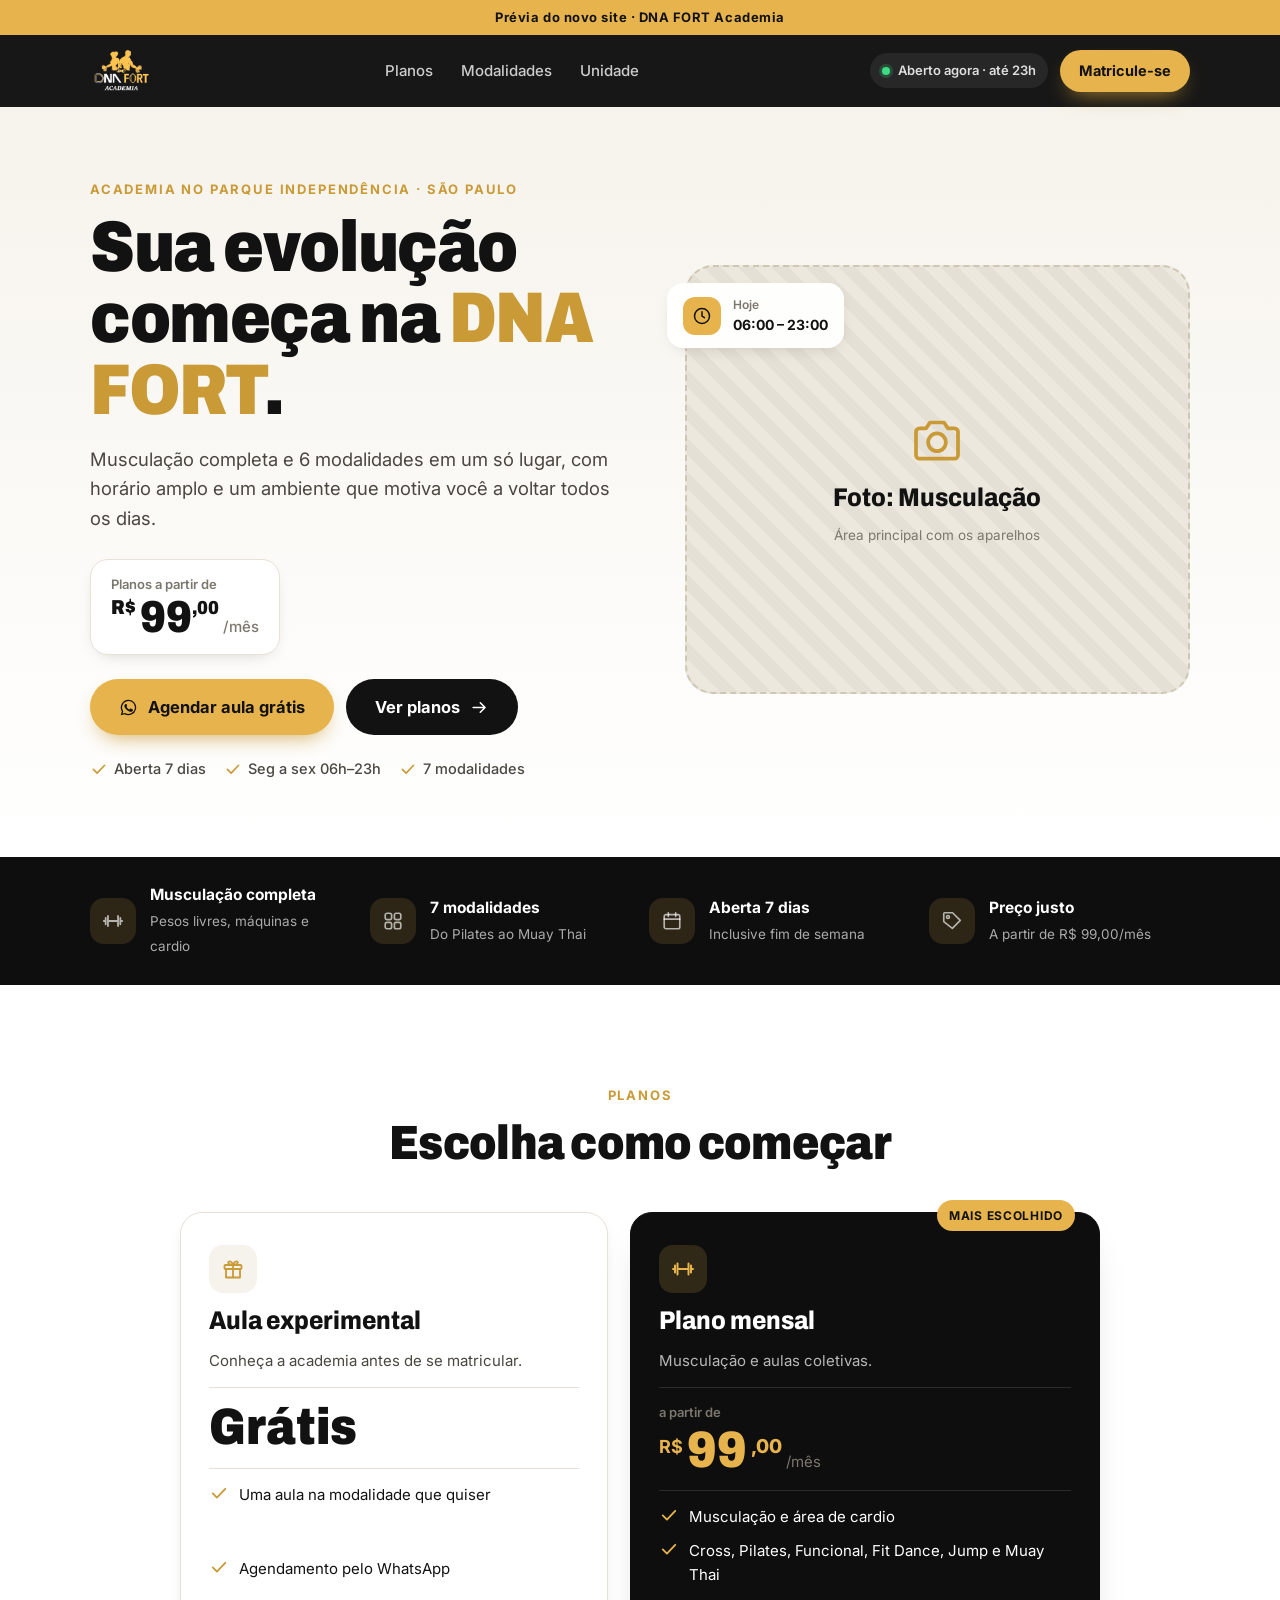
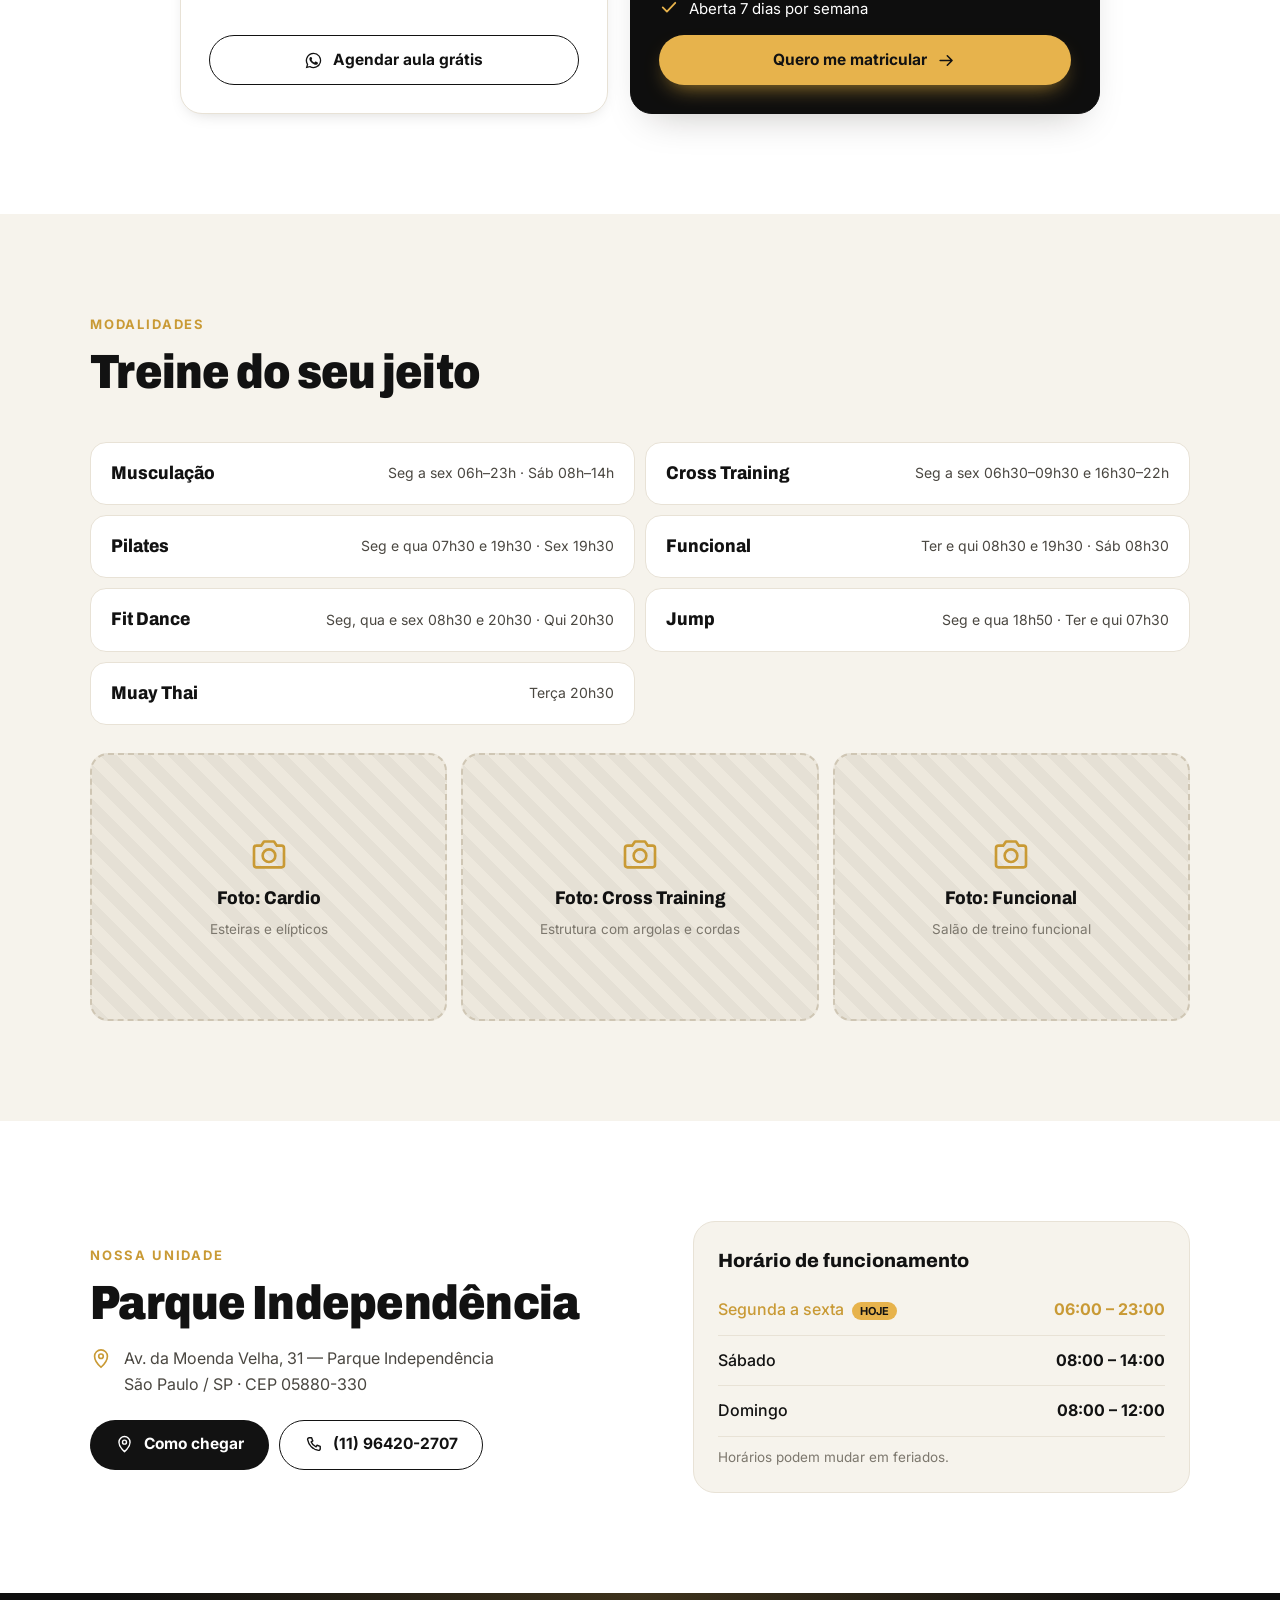
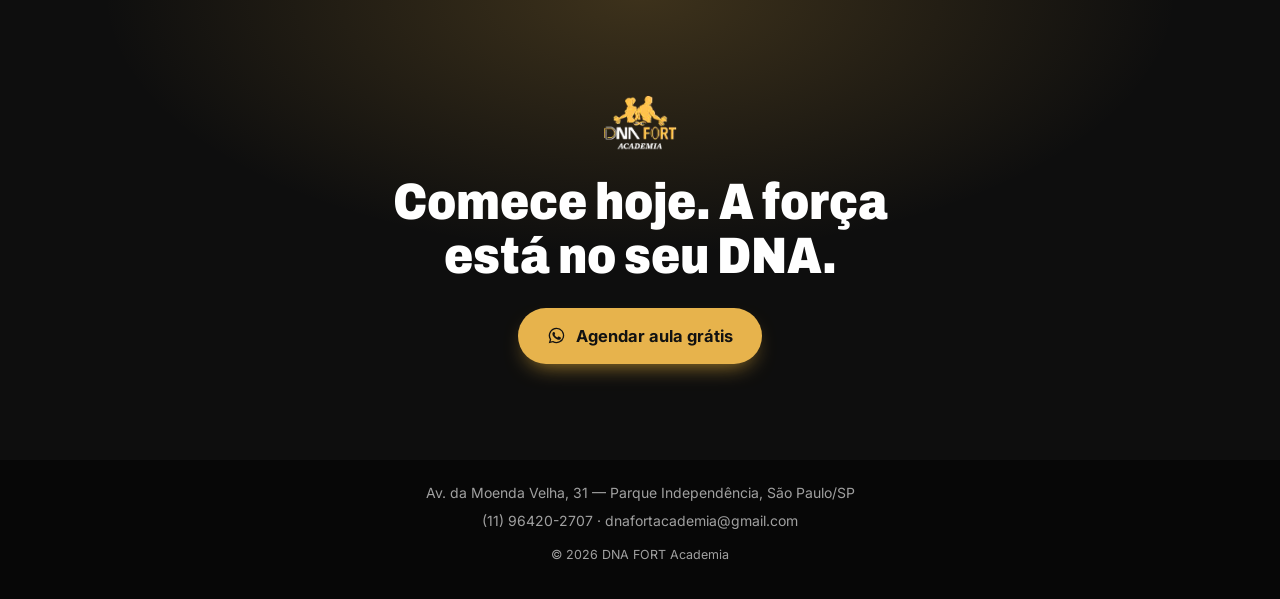
<file: previa/index.html>
<!doctype html>
<html lang="pt-BR">
<head>
  <meta charset="utf-8">
  <meta name="viewport" content="width=device-width, initial-scale=1, viewport-fit=cover">
  <title>Prévia — DNA FORT Academia</title>
  <meta name="description" content="Prévia do novo site da DNA FORT Academia.">
  <!-- prévia: não aparece no Google -->
  <meta name="robots" content="noindex, nofollow">
  <meta name="theme-color" content="#0E0E0E">
  <link rel="icon" href="../assets/img/logo-original.png" type="image/png">

  <link rel="preconnect" href="https://fonts.googleapis.com">
  <link rel="preconnect" href="https://fonts.gstatic.com" crossorigin>
  <link href="https://fonts.googleapis.com/css2?family=Archivo:wdth,wght@62..125,400..900&family=Inter:wght@400;500;600;700&display=swap" rel="stylesheet">
  <link rel="stylesheet" href="previa.css">
  <link rel="stylesheet" href="previa-extra.css">
  <script>document.documentElement.classList.add('js');</script>
</head>
<body>

  <svg width="0" height="0" style="position:absolute" aria-hidden="true">
    <symbol id="i-arrow" viewBox="0 0 24 24"><path d="M4 12h15M13 6l6 6-6 6" fill="none" stroke="currentColor" stroke-width="2" stroke-linecap="round" stroke-linejoin="round"/></symbol>
    <symbol id="i-check" viewBox="0 0 24 24"><path d="M4.5 12.5l5 5L19.5 7" fill="none" stroke="currentColor" stroke-width="2.2" stroke-linecap="round" stroke-linejoin="round"/></symbol>
    <symbol id="i-clock" viewBox="0 0 24 24"><g fill="none" stroke="currentColor" stroke-width="1.8"><circle cx="12" cy="12" r="9"/><path d="M12 7v5l3 2" stroke-linecap="round"/></g></symbol>
    <symbol id="i-pin" viewBox="0 0 24 24"><g fill="none" stroke="currentColor" stroke-width="1.8"><path d="M12 21s7-6.2 7-12a7 7 0 0 0-14 0c0 5.8 7 12 7 12Z"/><circle cx="12" cy="9" r="2.5"/></g></symbol>
    <symbol id="i-phone" viewBox="0 0 24 24"><path d="M6.6 3.5h3l1.5 4-2 1.3a11 11 0 0 0 6.1 6.1l1.3-2 4 1.5v3a2 2 0 0 1-2.2 2A17 17 0 0 1 4.6 5.7a2 2 0 0 1 2-2.2Z" fill="none" stroke="currentColor" stroke-width="1.8" stroke-linejoin="round"/></symbol>
    <symbol id="i-whatsapp" viewBox="0 0 24 24"><path fill="currentColor" d="M12 2.2A9.8 9.8 0 0 0 3.6 17l-1.4 4.9 5-1.3A9.8 9.8 0 1 0 12 2.2Zm0 17.9a8.1 8.1 0 0 1-4.1-1.1l-.3-.2-3 .8.8-2.9-.2-.3A8.1 8.1 0 1 1 12 20.1Zm4.5-6.1c-.2-.1-1.5-.7-1.7-.8-.2-.1-.4-.1-.6.1l-.8 1c-.1.2-.3.2-.5.1a6.6 6.6 0 0 1-3.3-2.9c-.2-.4.2-.4.7-1.3.1-.2 0-.3 0-.4l-.8-1.8c-.2-.5-.4-.4-.6-.4h-.5a1 1 0 0 0-.7.3 3 3 0 0 0-.9 2.2 5.2 5.2 0 0 0 1.1 2.7 11.8 11.8 0 0 0 4.5 4c1.7.7 2.3.8 3.2.6a2.7 2.7 0 0 0 1.8-1.2 2.2 2.2 0 0 0 .1-1.3c0-.1-.2-.2-.4-.3Z"/></symbol>
    <symbol id="i-dumbbell" viewBox="0 0 24 24"><path d="M2 12h2M20 12h2M6.5 12h11M4 8.5v7M6.5 6.5v11M17.5 6.5v11M20 8.5v7" fill="none" stroke="currentColor" stroke-width="2" stroke-linecap="round"/></symbol>
    <symbol id="i-grid" viewBox="0 0 24 24"><g fill="none" stroke="currentColor" stroke-width="1.8"><rect x="3.5" y="3.5" width="7" height="7" rx="2"/><rect x="13.5" y="3.5" width="7" height="7" rx="2"/><rect x="3.5" y="13.5" width="7" height="7" rx="2"/><rect x="13.5" y="13.5" width="7" height="7" rx="2"/></g></symbol>
    <symbol id="i-calendar" viewBox="0 0 24 24"><g fill="none" stroke="currentColor" stroke-width="1.8"><rect x="3.5" y="5" width="17" height="15.5" rx="2"/><path d="M3.5 10h17M8 3v4M16 3v4" stroke-linecap="round"/></g></symbol>
    <symbol id="i-tag" viewBox="0 0 24 24"><g fill="none" stroke="currentColor" stroke-width="1.8" stroke-linejoin="round"><path d="M3 12.6V4a1 1 0 0 1 1-1h8.6L21 11.4 12.4 20z"/><circle cx="7.6" cy="7.6" r="1.6"/></g></symbol>
    <symbol id="i-camera" viewBox="0 0 24 24"><g fill="none" stroke="currentColor" stroke-width="1.6" stroke-linejoin="round"><path d="M3 8.5A1.5 1.5 0 0 1 4.5 7h2.8L9 4.5h6L16.7 7h2.8A1.5 1.5 0 0 1 21 8.5v10a1.5 1.5 0 0 1-1.5 1.5h-15A1.5 1.5 0 0 1 3 18.5z"/><circle cx="12" cy="13" r="3.8"/></g></symbol>
    <symbol id="i-gift" viewBox="0 0 24 24"><g fill="none" stroke="currentColor" stroke-width="1.8" stroke-linejoin="round"><rect x="3.5" y="8" width="17" height="4" rx="1"/><path d="M5 12v8.5h14V12M12 8v12.5M12 8S10.5 3.5 8 4.5 9 8 12 8Zm0 0s1.5-4.5 4-3.5S15 8 12 8Z"/></g></symbol>
  </svg>

  <!-- Aviso de prévia -->
  <div class="preview-bar">Prévia do novo site · DNA FORT Academia</div>

  <!-- ===== HEADER ===== -->
  <header class="lp-header">
    <div class="wrap lp-header__in">
      <a href="#topo" class="lp-logo" aria-label="DNA FORT Academia — início">
        <img src="../assets/img/logo.png" alt="DNA FORT Academia" width="96" height="79">
      </a>
      <nav class="lp-nav" aria-label="Principal">
        <a href="#planos">Planos</a>
        <a href="#modalidades">Modalidades</a>
        <a href="#unidade">Unidade</a>
      </nav>
      <div class="lp-header__cta">
        <span class="lp-status" data-status hidden><i></i><span data-status-text></span></span>
        <a class="lp-btn lp-btn--gold lp-btn--sm" href="#planos">Matricule-se</a>
      </div>
    </div>
  </header>

  <main>
    <!-- ===== HERO ===== -->
    <section class="hero" id="topo">
      <div class="wrap hero__grid">
        <div class="hero__text">
          <p class="eyebrow">Academia no Parque Independência · São Paulo</p>
          <h1 class="hero__title">Sua evolução começa na <span class="gold">DNA FORT</span>.</h1>
          <p class="hero__lead">Musculação completa e 6 modalidades em um só lugar, com horário amplo e um ambiente que motiva você a voltar todos os dias.</p>
          <div class="hero__price">
            <span class="hero__price-label">Planos a partir de</span>
            <span class="hero__price-value"><small>R$</small>99<sup>,00</sup><em>/mês</em></span>
          </div>
          <div class="hero__ctas">
            <a class="lp-btn lp-btn--gold lp-btn--lg" href="https://wa.me/5511964202707?text=Ol%C3%A1!%20Quero%20agendar%20minha%20aula%20experimental%20gr%C3%A1tis%20na%20DNA%20FORT." target="_blank" rel="noopener"><svg aria-hidden="true"><use href="#i-whatsapp"/></svg>Agendar aula grátis</a>
            <a class="lp-btn lp-btn--dark lp-btn--lg" href="#planos">Ver planos <svg aria-hidden="true"><use href="#i-arrow"/></svg></a>
          </div>
          <ul class="hero__trust">
            <li><svg aria-hidden="true"><use href="#i-check"/></svg>Aberta 7 dias</li>
            <li><svg aria-hidden="true"><use href="#i-check"/></svg>Seg a sex 06h–23h</li>
            <li><svg aria-hidden="true"><use href="#i-check"/></svg>7 modalidades</li>
          </ul>
        </div>
        <div class="hero__media">
          <div class="ph ph--hero" role="img" aria-label="Espaço reservado para foto da musculação">
            <svg aria-hidden="true"><use href="#i-camera"/></svg>
            <strong>Foto: Musculação</strong>
            <span>Área principal com os aparelhos</span>
          </div>
          <div class="hero__float hero__float--top">
            <span class="hero__float-icon"><svg aria-hidden="true"><use href="#i-clock"/></svg></span>
            <div><small>Hoje</small><strong data-today>06:00 – 23:00</strong></div>
          </div>
        </div>
      </div>
    </section>

    <!-- ===== BENEFÍCIOS ===== -->
    <section class="perks-strip" aria-label="Benefícios">
      <div class="wrap perks-strip__grid">
        <div class="perk"><span class="perk__icon"><svg aria-hidden="true"><use href="#i-dumbbell"/></svg></span><div><strong>Musculação completa</strong><span>Pesos livres, máquinas e cardio</span></div></div>
        <div class="perk"><span class="perk__icon"><svg aria-hidden="true"><use href="#i-grid"/></svg></span><div><strong>7 modalidades</strong><span>Do Pilates ao Muay Thai</span></div></div>
        <div class="perk"><span class="perk__icon"><svg aria-hidden="true"><use href="#i-calendar"/></svg></span><div><strong>Aberta 7 dias</strong><span>Inclusive fim de semana</span></div></div>
        <div class="perk"><span class="perk__icon"><svg aria-hidden="true"><use href="#i-tag"/></svg></span><div><strong>Preço justo</strong><span>A partir de R$ 99,00/mês</span></div></div>
      </div>
    </section>

    <!-- ===== PLANOS ===== -->
    <section class="sec" id="planos" aria-labelledby="planos-t">
      <div class="wrap">
        <header class="sec__head sec__head--center reveal">
          <p class="eyebrow">Planos</p>
          <h2 class="sec__title" id="planos-t">Escolha como começar</h2>
        </header>
        <div class="plans">
          <article class="plan reveal">
            <span class="plan__icon"><svg aria-hidden="true"><use href="#i-gift"/></svg></span>
            <h3 class="plan__name">Aula experimental</h3>
            <p class="plan__desc">Conheça a academia antes de se matricular.</p>
            <p class="plan__price"><strong>Grátis</strong></p>
            <ul class="plan__list">
              <li><svg aria-hidden="true"><use href="#i-check"/></svg>Uma aula na modalidade que quiser</li>
              <li><svg aria-hidden="true"><use href="#i-check"/></svg>Agendamento pelo WhatsApp</li>
            </ul>
            <a class="lp-btn lp-btn--outline lp-btn--block" href="https://wa.me/5511964202707?text=Ol%C3%A1!%20Quero%20agendar%20minha%20aula%20experimental%20gr%C3%A1tis%20na%20DNA%20FORT." target="_blank" rel="noopener"><svg aria-hidden="true"><use href="#i-whatsapp"/></svg>Agendar aula grátis</a>
          </article>
          <article class="plan plan--main reveal">
            <span class="plan__badge">Mais escolhido</span>
            <span class="plan__icon"><svg aria-hidden="true"><use href="#i-dumbbell"/></svg></span>
            <h3 class="plan__name">Plano mensal</h3>
            <p class="plan__desc">Musculação e aulas coletivas.</p>
            <p class="plan__price"><span>a partir de</span><small>R$</small><strong>99</strong><sup>,00</sup><em>/mês</em></p>
            <ul class="plan__list">
              <li><svg aria-hidden="true"><use href="#i-check"/></svg>Musculação e área de cardio</li>
              <li><svg aria-hidden="true"><use href="#i-check"/></svg>Cross, Pilates, Funcional, Fit Dance, Jump e Muay Thai</li>
              <li><svg aria-hidden="true"><use href="#i-check"/></svg>Aberta 7 dias por semana</li>
            </ul>
            <a class="lp-btn lp-btn--gold lp-btn--block" href="https://wa.me/5511964202707?text=Ol%C3%A1!%20Quero%20me%20matricular%20na%20DNA%20FORT." target="_blank" rel="noopener">Quero me matricular <svg aria-hidden="true"><use href="#i-arrow"/></svg></a>
          </article>
        </div>
      </div>
    </section>

    <!-- ===== MODALIDADES (lista simples) ===== -->
    <section class="sec sec--soft" id="modalidades" aria-labelledby="mod-t">
      <div class="wrap">
        <header class="sec__head reveal">
          <p class="eyebrow">Modalidades</p>
          <h2 class="sec__title" id="mod-t">Treine do seu jeito</h2>
        </header>
        <ul class="modlist reveal">
          <li><strong>Musculação</strong><span>Seg a sex 06h–23h · Sáb 08h–14h</span></li>
          <li><strong>Cross Training</strong><span>Seg a sex 06h30–09h30 e 16h30–22h</span></li>
          <li><strong>Pilates</strong><span>Seg e qua 07h30 e 19h30 · Sex 19h30</span></li>
          <li><strong>Funcional</strong><span>Ter e qui 08h30 e 19h30 · Sáb 08h30</span></li>
          <li><strong>Fit Dance</strong><span>Seg, qua e sex 08h30 e 20h30 · Qui 20h30</span></li>
          <li><strong>Jump</strong><span>Seg e qua 18h50 · Ter e qui 07h30</span></li>
          <li><strong>Muay Thai</strong><span>Terça 20h30</span></li>
        </ul>

        <div class="photos reveal">
          <figure class="ph" role="img" aria-label="Espaço reservado para foto do cardio"><svg aria-hidden="true"><use href="#i-camera"/></svg><strong>Foto: Cardio</strong><span>Esteiras e elípticos</span></figure>
          <figure class="ph" role="img" aria-label="Espaço reservado para foto do Cross Training"><svg aria-hidden="true"><use href="#i-camera"/></svg><strong>Foto: Cross Training</strong><span>Estrutura com argolas e cordas</span></figure>
          <figure class="ph" role="img" aria-label="Espaço reservado para foto do salão funcional"><svg aria-hidden="true"><use href="#i-camera"/></svg><strong>Foto: Funcional</strong><span>Salão de treino funcional</span></figure>
        </div>
      </div>
    </section>

    <!-- ===== UNIDADE ===== -->
    <section class="sec" id="unidade" aria-labelledby="uni-t">
      <div class="wrap unit-simple reveal">
        <div>
          <p class="eyebrow">Nossa unidade</p>
          <h2 class="sec__title" id="uni-t">Parque Independência</h2>
          <address class="unit__address">
            <svg aria-hidden="true"><use href="#i-pin"/></svg>
            <span>Av. da Moenda Velha, 31 — Parque Independência<br>São Paulo / SP · CEP 05880-330</span>
          </address>
          <div class="unit__ctas">
            <a class="lp-btn lp-btn--dark" href="https://www.google.com/maps/dir/?api=1&amp;destination=Av.+da+Moenda+Velha,+31+-+Parque+Independ%C3%AAncia,+S%C3%A3o+Paulo+-+SP,+05880-330" target="_blank" rel="noopener"><svg aria-hidden="true"><use href="#i-pin"/></svg>Como chegar</a>
            <a class="lp-btn lp-btn--outline" href="tel:+5511964202707"><svg aria-hidden="true"><use href="#i-phone"/></svg>(11) 96420-2707</a>
          </div>
        </div>
        <div class="hours-card">
          <h3>Horário de funcionamento</h3>
          <table class="hours">
            <caption class="sr-only">Horário de funcionamento</caption>
            <tbody>
              <tr data-days="1,2,3,4,5"><th scope="row">Segunda a sexta</th><td>06:00 – 23:00</td></tr>
              <tr data-days="6"><th scope="row">Sábado</th><td>08:00 – 14:00</td></tr>
              <tr data-days="0"><th scope="row">Domingo</th><td>08:00 – 12:00</td></tr>
            </tbody>
          </table>
          <p class="unit__note">Horários podem mudar em feriados.</p>
        </div>
      </div>
    </section>

    <!-- ===== CHAMADA FINAL ===== -->
    <section class="final">
      <div class="wrap final__in reveal">
        <img class="final__logo" src="../assets/img/logo.png" alt="" width="96" height="79" loading="lazy">
        <h2 class="final__title">Comece hoje. A força está no seu DNA.</h2>
        <div class="final__ctas">
          <a class="lp-btn lp-btn--gold lp-btn--lg" href="https://wa.me/5511964202707?text=Ol%C3%A1!%20Quero%20agendar%20minha%20aula%20experimental%20gr%C3%A1tis%20na%20DNA%20FORT." target="_blank" rel="noopener"><svg aria-hidden="true"><use href="#i-whatsapp"/></svg>Agendar aula grátis</a>
        </div>
      </div>
    </section>
  </main>

  <footer class="lp-footer">
    <div class="wrap lp-footer__in">
      <p>Av. da Moenda Velha, 31 — Parque Independência, São Paulo/SP</p>
      <p><a href="tel:+5511964202707">(11) 96420-2707</a> · <a href="mailto:dnafortacademia@gmail.com">dnafortacademia@gmail.com</a></p>
      <p class="lp-footer__copy">© <span data-year></span> DNA FORT Academia</p>
    </div>
  </footer>

  <div class="sticky-cta" data-sticky>
    <div class="sticky-cta__price"><small>a partir de</small><strong>R$ 99<sup>,00</sup>/mês</strong></div>
    <a class="lp-btn lp-btn--gold" href="https://wa.me/5511964202707?text=Ol%C3%A1!%20Quero%20agendar%20minha%20aula%20experimental%20gr%C3%A1tis%20na%20DNA%20FORT." target="_blank" rel="noopener"><svg aria-hidden="true"><use href="#i-whatsapp"/></svg>Aula grátis</a>
  </div>

  <script src="previa.js" defer></script>
</body>
</html>
</file>
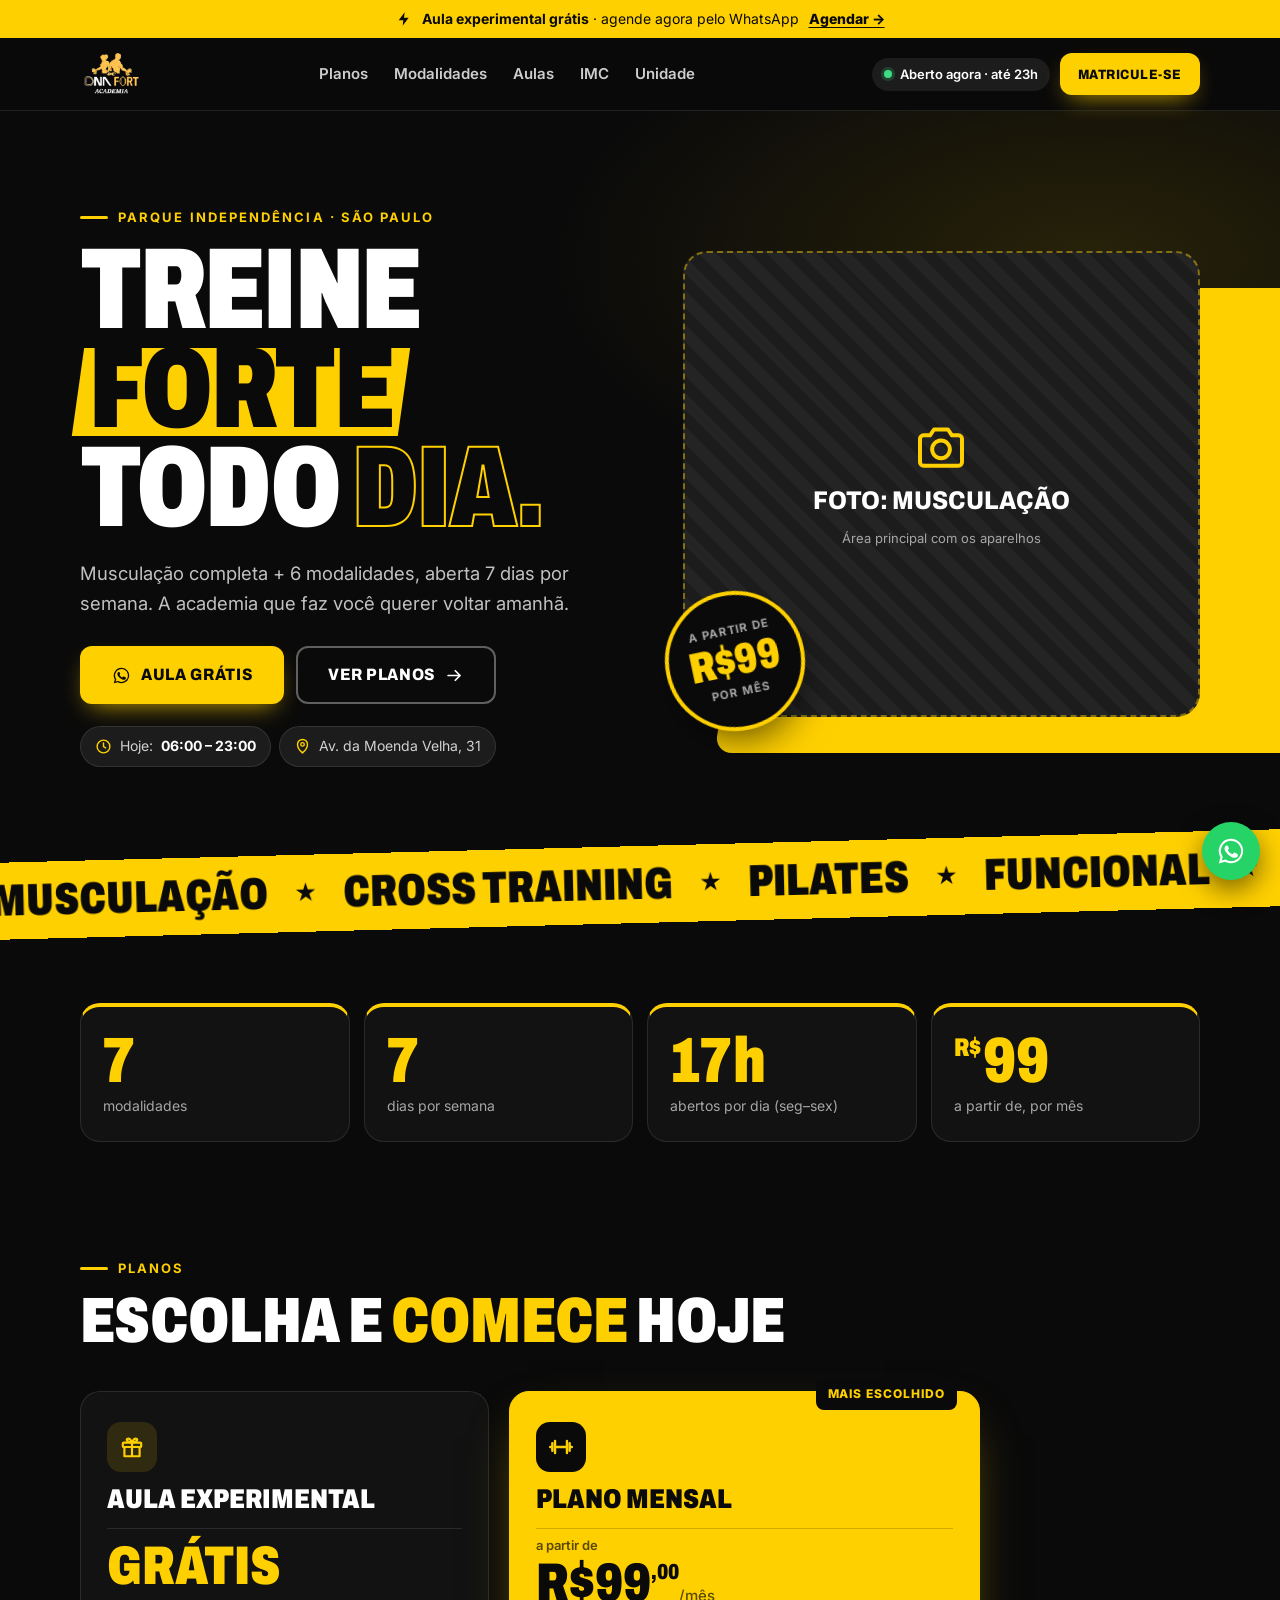
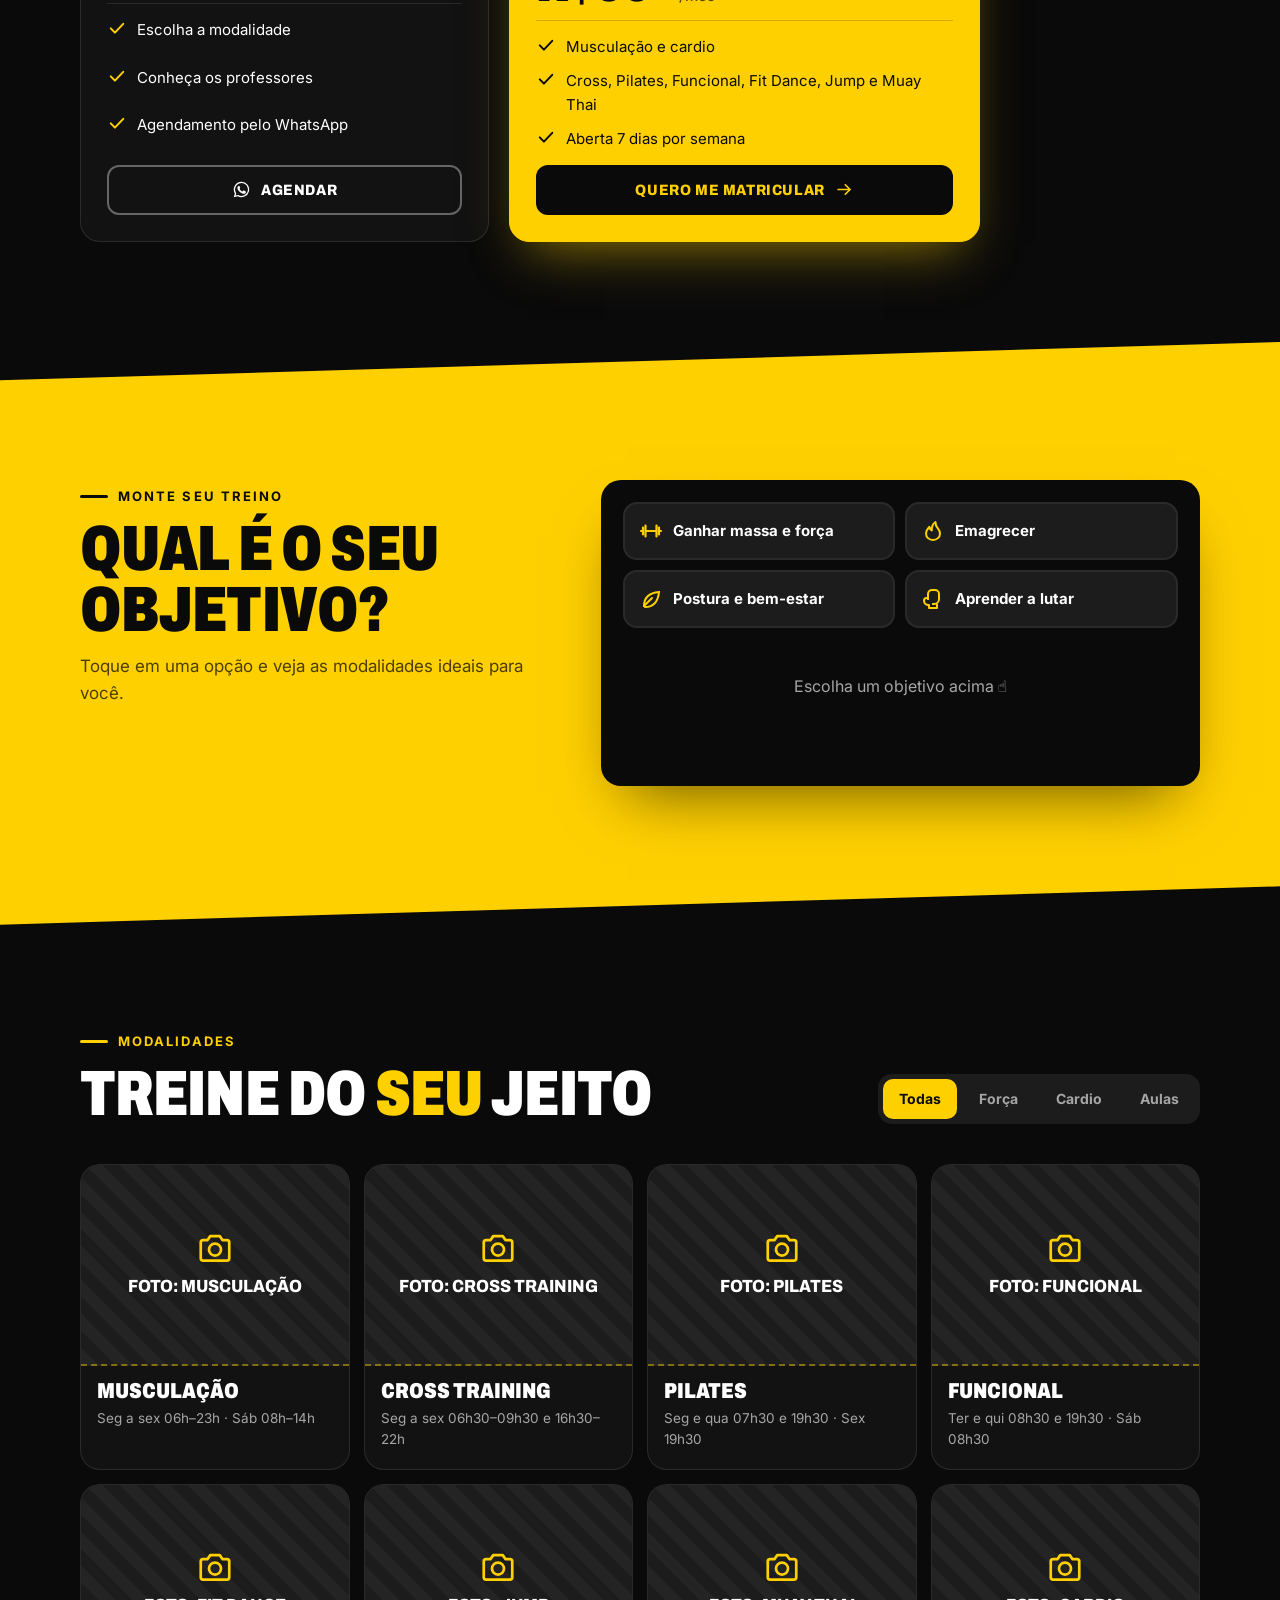
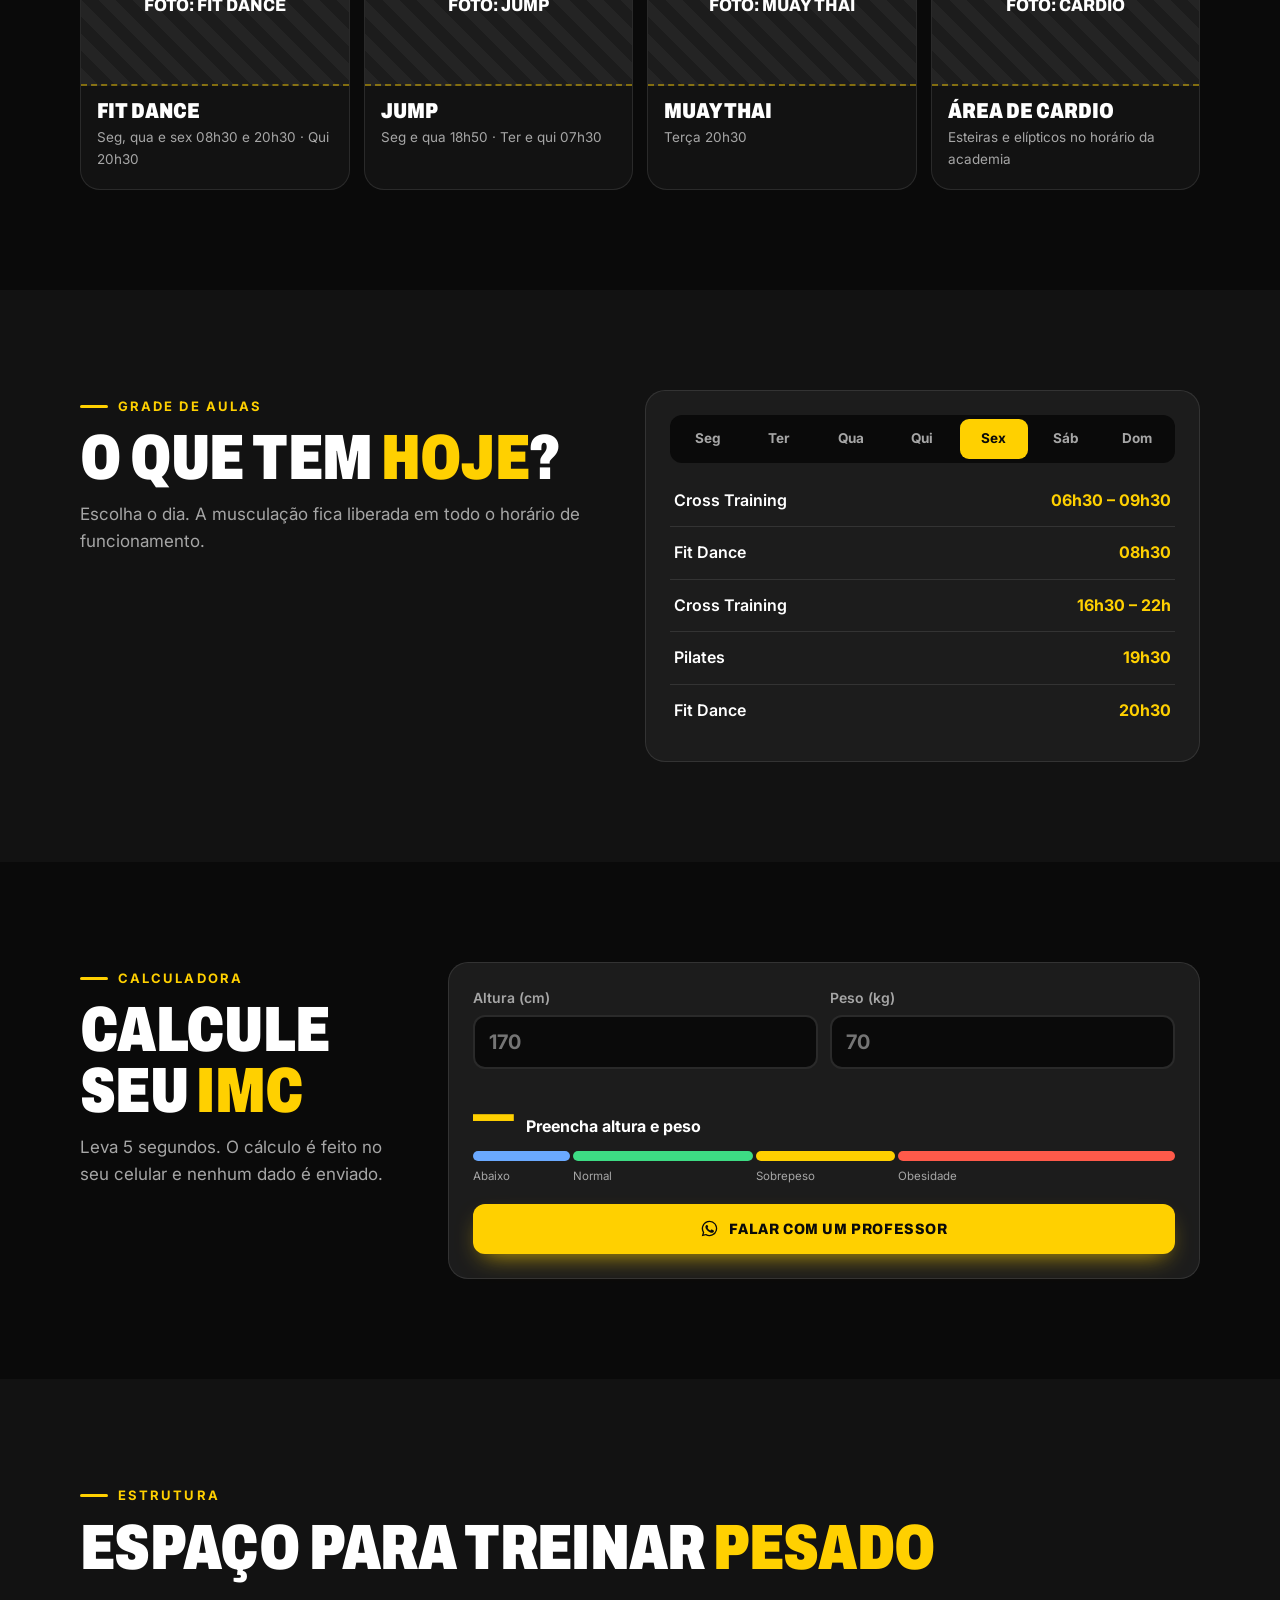
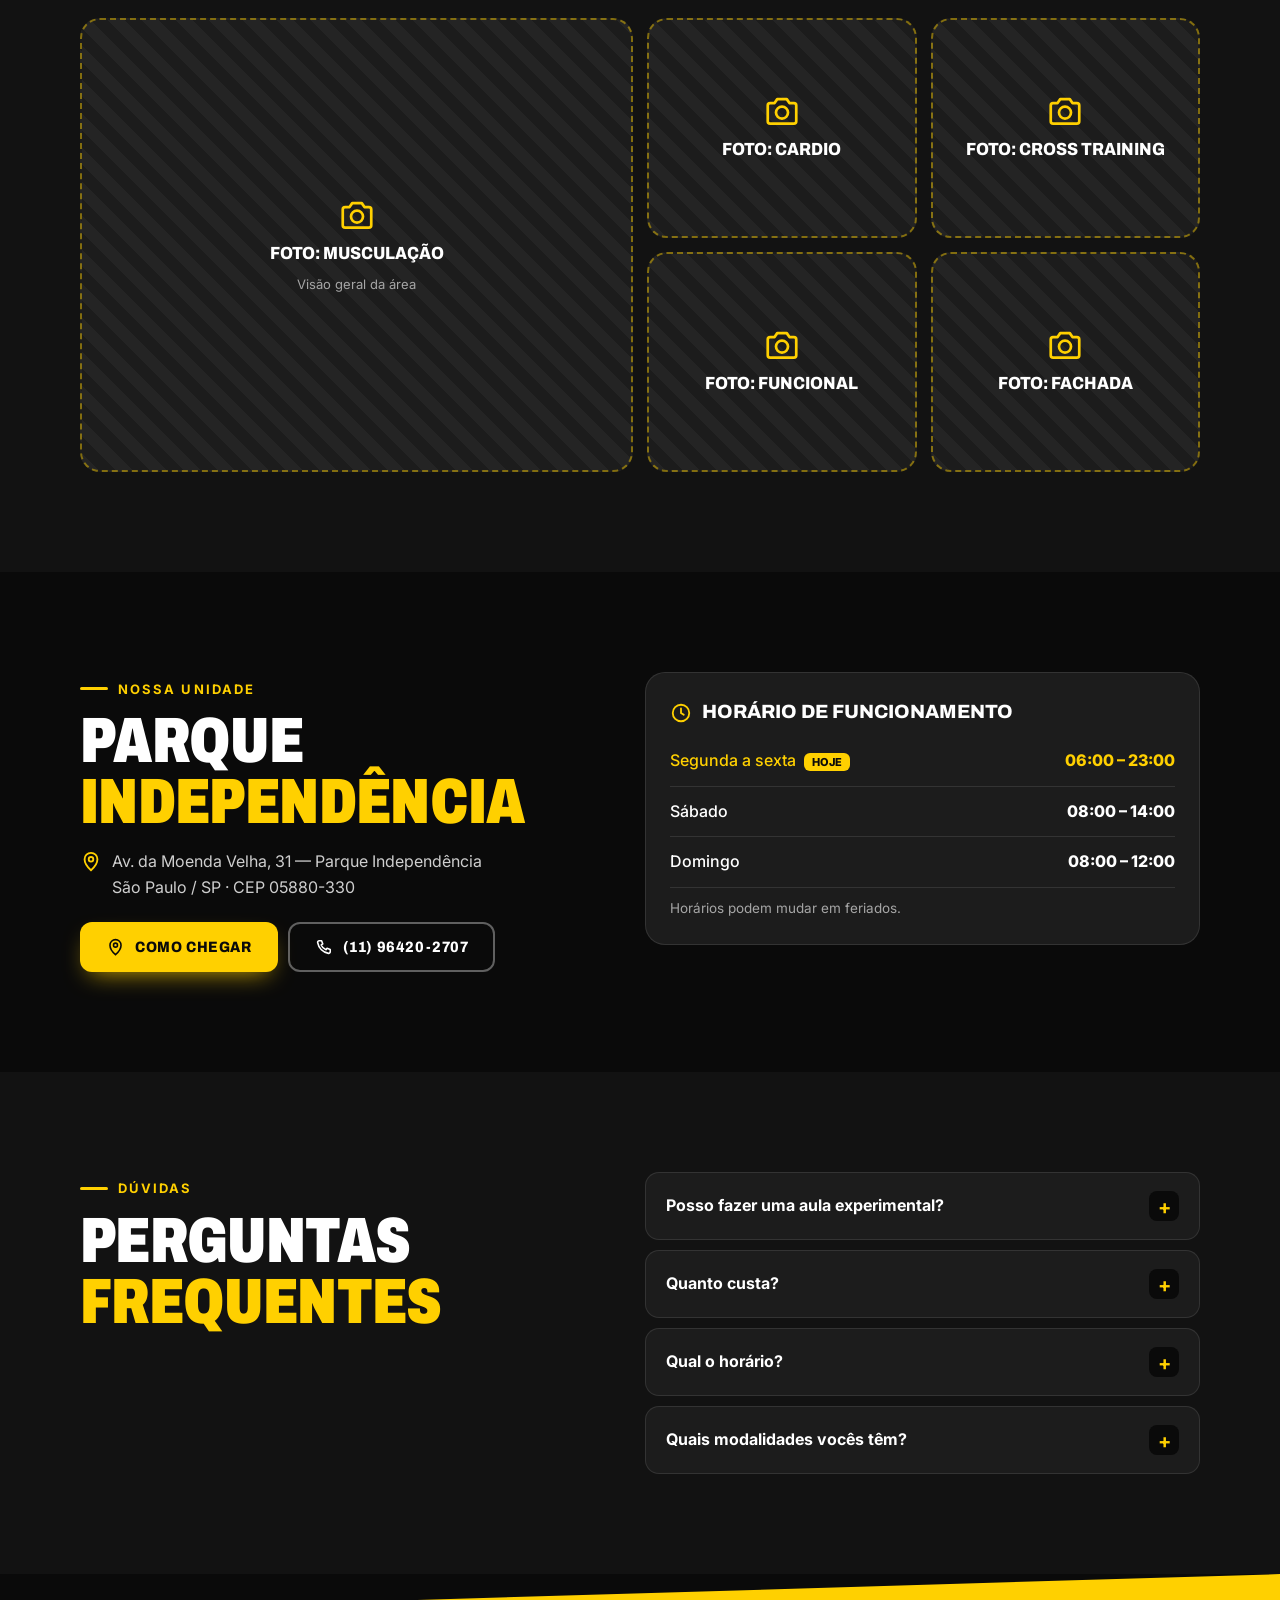
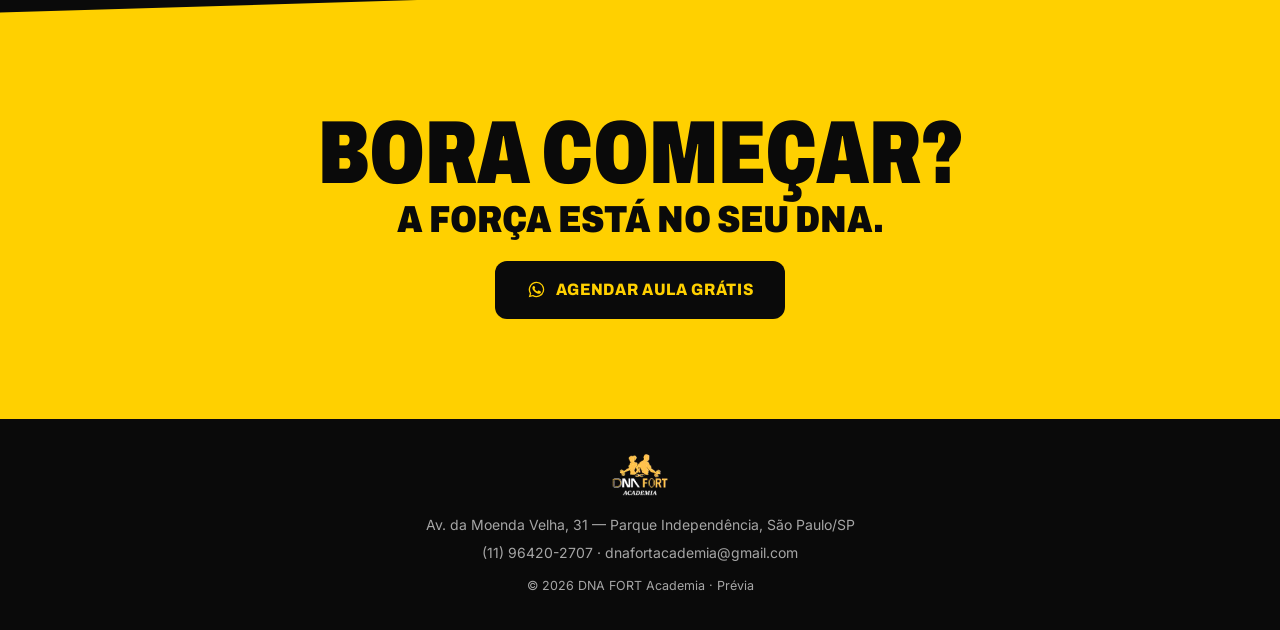
<file: previa2/index.html>
<!doctype html>
<html lang="pt-BR">
<head>
  <meta charset="utf-8">
  <meta name="viewport" content="width=device-width, initial-scale=1, viewport-fit=cover">
  <title>Prévia 2 — DNA FORT Academia</title>
  <meta name="description" content="Prévia do novo site da DNA FORT Academia (versão preto e amarelo).">
  <meta name="robots" content="noindex, nofollow">
  <meta name="theme-color" content="#0A0A0A">
  <link rel="icon" href="../assets/img/logo-original.png" type="image/png">
  <link rel="preconnect" href="https://fonts.googleapis.com">
  <link rel="preconnect" href="https://fonts.gstatic.com" crossorigin>
  <link href="https://fonts.googleapis.com/css2?family=Archivo:wdth,wght@62..125,500..900&family=Inter:wght@400;500;600;700&display=swap" rel="stylesheet">
  <link rel="stylesheet" href="style.css">
  <script>document.documentElement.classList.add('js');</script>
</head>
<body>

  <svg width="0" height="0" style="position:absolute" aria-hidden="true">
    <symbol id="i-arrow" viewBox="0 0 24 24"><path d="M4 12h15M13 6l6 6-6 6" fill="none" stroke="currentColor" stroke-width="2.2" stroke-linecap="round" stroke-linejoin="round"/></symbol>
    <symbol id="i-check" viewBox="0 0 24 24"><path d="M4.5 12.5l5 5L19.5 7" fill="none" stroke="currentColor" stroke-width="2.4" stroke-linecap="round" stroke-linejoin="round"/></symbol>
    <symbol id="i-clock" viewBox="0 0 24 24"><g fill="none" stroke="currentColor" stroke-width="2"><circle cx="12" cy="12" r="9"/><path d="M12 7v5l3 2" stroke-linecap="round"/></g></symbol>
    <symbol id="i-pin" viewBox="0 0 24 24"><g fill="none" stroke="currentColor" stroke-width="2"><path d="M12 21s7-6.2 7-12a7 7 0 0 0-14 0c0 5.8 7 12 7 12Z"/><circle cx="12" cy="9" r="2.5"/></g></symbol>
    <symbol id="i-phone" viewBox="0 0 24 24"><path d="M6.6 3.5h3l1.5 4-2 1.3a11 11 0 0 0 6.1 6.1l1.3-2 4 1.5v3a2 2 0 0 1-2.2 2A17 17 0 0 1 4.6 5.7a2 2 0 0 1 2-2.2Z" fill="none" stroke="currentColor" stroke-width="2" stroke-linejoin="round"/></symbol>
    <symbol id="i-whatsapp" viewBox="0 0 24 24"><path fill="currentColor" d="M12 2.2A9.8 9.8 0 0 0 3.6 17l-1.4 4.9 5-1.3A9.8 9.8 0 1 0 12 2.2Zm0 17.9a8.1 8.1 0 0 1-4.1-1.1l-.3-.2-3 .8.8-2.9-.2-.3A8.1 8.1 0 1 1 12 20.1Zm4.5-6.1c-.2-.1-1.5-.7-1.7-.8-.2-.1-.4-.1-.6.1l-.8 1c-.1.2-.3.2-.5.1a6.6 6.6 0 0 1-3.3-2.9c-.2-.4.2-.4.7-1.3.1-.2 0-.3 0-.4l-.8-1.8c-.2-.5-.4-.4-.6-.4h-.5a1 1 0 0 0-.7.3 3 3 0 0 0-.9 2.2 5.2 5.2 0 0 0 1.1 2.7 11.8 11.8 0 0 0 4.5 4c1.7.7 2.3.8 3.2.6a2.7 2.7 0 0 0 1.8-1.2 2.2 2.2 0 0 0 .1-1.3c0-.1-.2-.2-.4-.3Z"/></symbol>
    <symbol id="i-camera" viewBox="0 0 24 24"><g fill="none" stroke="currentColor" stroke-width="1.7" stroke-linejoin="round"><path d="M3 8.5A1.5 1.5 0 0 1 4.5 7h2.8L9 4.5h6L16.7 7h2.8A1.5 1.5 0 0 1 21 8.5v10a1.5 1.5 0 0 1-1.5 1.5h-15A1.5 1.5 0 0 1 3 18.5z"/><circle cx="12" cy="13" r="3.8"/></g></symbol>
    <symbol id="i-bolt" viewBox="0 0 24 24"><path d="M13 2 4 14h7l-1 8 9-12h-7z" fill="currentColor"/></symbol>
    <symbol id="i-dumbbell" viewBox="0 0 24 24"><path d="M2 12h2M20 12h2M6.5 12h11M4 8.5v7M6.5 6.5v11M17.5 6.5v11M20 8.5v7" fill="none" stroke="currentColor" stroke-width="2.2" stroke-linecap="round"/></symbol>
    <symbol id="i-flame" viewBox="0 0 24 24"><path d="M12 21c-4 0-7-2.8-7-6.6 0-3.1 2-5 3.4-6.6.3 1.8 1.2 3 2.4 3.6C10.6 7.6 12 4.6 14.5 3c-.3 3 1 4.8 2.5 6.6 1.2 1.5 2 3 2 4.8C19 18.2 16 21 12 21Z" fill="none" stroke="currentColor" stroke-width="2" stroke-linejoin="round"/></symbol>
    <symbol id="i-leaf" viewBox="0 0 24 24"><g fill="none" stroke="currentColor" stroke-width="2" stroke-linecap="round"><path d="M5 19c0-8 5-13 15-14-1 10-6 15-14 15"/><path d="M5 19l8-8"/></g></symbol>
    <symbol id="i-glove" viewBox="0 0 24 24"><g fill="none" stroke="currentColor" stroke-width="2" stroke-linejoin="round"><path d="M7 13V7a4 4 0 0 1 4-4h3a4 4 0 0 1 4 4v5a5 5 0 0 1-5 5h-2"/><path d="M7 11H5.5A2.5 2.5 0 0 0 3 13.5 4.5 4.5 0 0 0 7.5 18H8v3h8v-4"/></g></symbol>
    <symbol id="i-gift" viewBox="0 0 24 24"><g fill="none" stroke="currentColor" stroke-width="2" stroke-linejoin="round"><rect x="3.5" y="8" width="17" height="4" rx="1"/><path d="M5 12v8.5h14V12M12 8v12.5M12 8S10.5 3.5 8 4.5 9 8 12 8Zm0 0s1.5-4.5 4-3.5S15 8 12 8Z"/></g></symbol>
  </svg>

  <!-- ===== BARRA DE PROMOÇÃO ===== -->
  <div class="topbar">
    <svg aria-hidden="true"><use href="#i-bolt"/></svg>
    <span><b>Aula experimental grátis</b> · agende agora pelo WhatsApp</span>
    <a href="https://wa.me/5511964202707?text=Ol%C3%A1!%20Quero%20agendar%20minha%20aula%20experimental%20gr%C3%A1tis%20na%20DNA%20FORT." target="_blank" rel="noopener">Agendar →</a>
  </div>

  <!-- ===== HEADER ===== -->
  <header class="hd" data-header>
    <div class="wrap hd__in">
      <a href="#topo" class="hd__logo" aria-label="DNA FORT Academia — início"><img src="../assets/img/logo.png" alt="DNA FORT Academia" width="96" height="79"></a>
      <nav class="hd__nav" aria-label="Principal">
        <a href="#planos">Planos</a><a href="#modalidades">Modalidades</a><a href="#aulas">Aulas</a><a href="#imc">IMC</a><a href="#unidade">Unidade</a>
      </nav>
      <div class="hd__right">
        <span class="status" data-status hidden><i></i><span data-status-text></span></span>
        <a class="btn btn--y btn--sm" href="#planos">Matricule-se</a>
      </div>
    </div>
  </header>

  <main>
    <!-- ===== HERO ===== -->
    <section class="hero" id="topo">
      <div class="wrap hero__grid">
        <div class="hero__text">
          <p class="kicker"><span></span>Parque Independência · São Paulo</p>
          <h1 class="hero__title">Treine <span class="hl">forte</span><br>todo <span class="outline">dia.</span></h1>
          <p class="hero__lead">Musculação completa + 6 modalidades, aberta 7 dias por semana. A academia que faz você querer voltar amanhã.</p>
          <div class="hero__ctas">
            <a class="btn btn--y btn--lg" href="https://wa.me/5511964202707?text=Ol%C3%A1!%20Quero%20agendar%20minha%20aula%20experimental%20gr%C3%A1tis%20na%20DNA%20FORT." target="_blank" rel="noopener"><svg aria-hidden="true"><use href="#i-whatsapp"/></svg>Aula grátis</a>
            <a class="btn btn--ghost btn--lg" href="#planos">Ver planos <svg aria-hidden="true"><use href="#i-arrow"/></svg></a>
          </div>
          <ul class="chips">
            <li><svg aria-hidden="true"><use href="#i-clock"/></svg>Hoje: <b data-today>06:00 – 23:00</b></li>
            <li><svg aria-hidden="true"><use href="#i-pin"/></svg>Av. da Moenda Velha, 31</li>
          </ul>
        </div>

        <div class="hero__visual">
          <div class="hero__slab" aria-hidden="true"></div>
          <div class="ph ph--hero" role="img" aria-label="Espaço reservado para foto da musculação">
            <svg aria-hidden="true"><use href="#i-camera"/></svg><strong>Foto: Musculação</strong><span>Área principal com os aparelhos</span>
          </div>
          <div class="sticker" aria-label="Planos a partir de R$ 99,00 por mês">
            <small>a partir de</small>
            <strong>R$99</strong>
            <small>por mês</small>
          </div>
        </div>
      </div>
    </section>

    <!-- ===== FAIXA ANIMADA ===== -->
    <div class="marquee" aria-hidden="true">
      <div class="marquee__track">
        <span>Musculação</span><i>★</i><span>Cross Training</span><i>★</i><span>Pilates</span><i>★</i><span>Funcional</span><i>★</i><span>Fit Dance</span><i>★</i><span>Jump</span><i>★</i><span>Muay Thai</span><i>★</i>
        <span>Musculação</span><i>★</i><span>Cross Training</span><i>★</i><span>Pilates</span><i>★</i><span>Funcional</span><i>★</i><span>Fit Dance</span><i>★</i><span>Jump</span><i>★</i><span>Muay Thai</span><i>★</i>
      </div>
    </div>

    <!-- ===== NÚMEROS ===== -->
    <section class="stats" aria-label="A DNA FORT em números">
      <div class="wrap stats__grid">
        <div class="stat"><strong data-count="7">0</strong><span>modalidades</span></div>
        <div class="stat"><strong data-count="7">0</strong><span>dias por semana</span></div>
        <div class="stat"><strong><b data-count="17">0</b>h</strong><span>abertos por dia (seg–sex)</span></div>
        <div class="stat"><strong><small>R$</small><b data-count="99">0</b></strong><span>a partir de, por mês</span></div>
      </div>
    </section>

    <!-- ===== PLANOS ===== -->
    <section class="sec" id="planos" aria-labelledby="planos-t">
      <div class="wrap">
        <header class="head reveal">
          <p class="kicker"><span></span>Planos</p>
          <h2 class="title" id="planos-t">Escolha e <span class="hl">comece</span> hoje</h2>
        </header>
        <div class="plans">
          <article class="plan reveal">
            <span class="plan__ico"><svg aria-hidden="true"><use href="#i-gift"/></svg></span>
            <h3>Aula experimental</h3>
            <p class="plan__price">GRÁTIS</p>
            <ul>
              <li><svg aria-hidden="true"><use href="#i-check"/></svg>Escolha a modalidade</li>
              <li><svg aria-hidden="true"><use href="#i-check"/></svg>Conheça os professores</li>
              <li><svg aria-hidden="true"><use href="#i-check"/></svg>Agendamento pelo WhatsApp</li>
            </ul>
            <a class="btn btn--ghost btn--block" href="https://wa.me/5511964202707?text=Ol%C3%A1!%20Quero%20agendar%20minha%20aula%20experimental%20gr%C3%A1tis%20na%20DNA%20FORT." target="_blank" rel="noopener"><svg aria-hidden="true"><use href="#i-whatsapp"/></svg>Agendar</a>
          </article>
          <article class="plan plan--y reveal">
            <span class="plan__tag">Mais escolhido</span>
            <span class="plan__ico"><svg aria-hidden="true"><use href="#i-dumbbell"/></svg></span>
            <h3>Plano mensal</h3>
            <p class="plan__price"><small>a partir de</small> R$99<sup>,00</sup><em>/mês</em></p>
            <ul>
              <li><svg aria-hidden="true"><use href="#i-check"/></svg>Musculação e cardio</li>
              <li><svg aria-hidden="true"><use href="#i-check"/></svg>Cross, Pilates, Funcional, Fit Dance, Jump e Muay Thai</li>
              <li><svg aria-hidden="true"><use href="#i-check"/></svg>Aberta 7 dias por semana</li>
            </ul>
            <a class="btn btn--k btn--block" href="https://wa.me/5511964202707?text=Ol%C3%A1!%20Quero%20me%20matricular%20na%20DNA%20FORT." target="_blank" rel="noopener">Quero me matricular <svg aria-hidden="true"><use href="#i-arrow"/></svg></a>
          </article>
        </div>
      </div>
    </section>

    <!-- ===== QUAL SEU OBJETIVO ===== -->
    <section class="sec sec--y" id="objetivo" aria-labelledby="obj-t">
      <div class="wrap goal">
        <header class="head reveal">
          <p class="kicker kicker--k"><span></span>Monte seu treino</p>
          <h2 class="title" id="obj-t">Qual é o seu objetivo?</h2>
          <p class="lead">Toque em uma opção e veja as modalidades ideais para você.</p>
        </header>
        <div class="goal__box reveal">
          <div class="goal__opts" role="group" aria-label="Objetivos" data-goals>
            <button type="button" data-goal="forca"><svg aria-hidden="true"><use href="#i-dumbbell"/></svg>Ganhar massa e força</button>
            <button type="button" data-goal="emagrecer"><svg aria-hidden="true"><use href="#i-flame"/></svg>Emagrecer</button>
            <button type="button" data-goal="bemestar"><svg aria-hidden="true"><use href="#i-leaf"/></svg>Postura e bem-estar</button>
            <button type="button" data-goal="luta"><svg aria-hidden="true"><use href="#i-glove"/></svg>Aprender a lutar</button>
          </div>
          <div class="goal__result" data-goal-result aria-live="polite">
            <p class="goal__empty">Escolha um objetivo acima ☝️</p>
          </div>
        </div>
      </div>
    </section>

    <!-- ===== MODALIDADES ===== -->
    <section class="sec" id="modalidades" aria-labelledby="mod-t">
      <div class="wrap">
        <header class="head head--row reveal">
          <div>
            <p class="kicker"><span></span>Modalidades</p>
            <h2 class="title" id="mod-t">Treine do <span class="hl">seu</span> jeito</h2>
          </div>
          <div class="filters" role="group" aria-label="Filtrar modalidades" data-filters>
            <button type="button" data-filter="all" aria-pressed="true">Todas</button>
            <button type="button" data-filter="forca" aria-pressed="false">Força</button>
            <button type="button" data-filter="cardio" aria-pressed="false">Cardio</button>
            <button type="button" data-filter="aulas" aria-pressed="false">Aulas</button>
          </div>
        </header>
        <div class="mods" data-mods>
          <article class="mod" data-cat="forca"><div class="ph"><svg aria-hidden="true"><use href="#i-camera"/></svg><strong>Foto: Musculação</strong></div><div class="mod__b"><h3>Musculação</h3><p>Seg a sex 06h–23h · Sáb 08h–14h</p></div></article>
          <article class="mod" data-cat="forca cardio aulas"><div class="ph"><svg aria-hidden="true"><use href="#i-camera"/></svg><strong>Foto: Cross Training</strong></div><div class="mod__b"><h3>Cross Training</h3><p>Seg a sex 06h30–09h30 e 16h30–22h</p></div></article>
          <article class="mod" data-cat="aulas"><div class="ph"><svg aria-hidden="true"><use href="#i-camera"/></svg><strong>Foto: Pilates</strong></div><div class="mod__b"><h3>Pilates</h3><p>Seg e qua 07h30 e 19h30 · Sex 19h30</p></div></article>
          <article class="mod" data-cat="forca aulas"><div class="ph"><svg aria-hidden="true"><use href="#i-camera"/></svg><strong>Foto: Funcional</strong></div><div class="mod__b"><h3>Funcional</h3><p>Ter e qui 08h30 e 19h30 · Sáb 08h30</p></div></article>
          <article class="mod" data-cat="cardio aulas"><div class="ph"><svg aria-hidden="true"><use href="#i-camera"/></svg><strong>Foto: Fit Dance</strong></div><div class="mod__b"><h3>Fit Dance</h3><p>Seg, qua e sex 08h30 e 20h30 · Qui 20h30</p></div></article>
          <article class="mod" data-cat="cardio aulas"><div class="ph"><svg aria-hidden="true"><use href="#i-camera"/></svg><strong>Foto: Jump</strong></div><div class="mod__b"><h3>Jump</h3><p>Seg e qua 18h50 · Ter e qui 07h30</p></div></article>
          <article class="mod" data-cat="cardio aulas"><div class="ph"><svg aria-hidden="true"><use href="#i-camera"/></svg><strong>Foto: Muay Thai</strong></div><div class="mod__b"><h3>Muay Thai</h3><p>Terça 20h30</p></div></article>
          <article class="mod" data-cat="cardio"><div class="ph"><svg aria-hidden="true"><use href="#i-camera"/></svg><strong>Foto: Cardio</strong></div><div class="mod__b"><h3>Área de cardio</h3><p>Esteiras e elípticos no horário da academia</p></div></article>
        </div>
      </div>
    </section>

    <!-- ===== AULAS POR DIA ===== -->
    <section class="sec sec--k2" id="aulas" aria-labelledby="aulas-t">
      <div class="wrap twocol">
        <header class="head reveal">
          <p class="kicker"><span></span>Grade de aulas</p>
          <h2 class="title" id="aulas-t">O que tem <span class="hl" data-day-label>hoje</span>?</h2>
          <p class="lead">Escolha o dia. A musculação fica liberada em todo o horário de funcionamento.</p>
        </header>
        <div class="card reveal">
          <div class="days" role="group" aria-label="Escolha o dia" data-days>
            <button type="button" data-day="1">Seg</button><button type="button" data-day="2">Ter</button><button type="button" data-day="3">Qua</button><button type="button" data-day="4">Qui</button><button type="button" data-day="5">Sex</button><button type="button" data-day="6">Sáb</button><button type="button" data-day="0">Dom</button>
          </div>
          <ul class="classes" data-classes aria-live="polite"></ul>
        </div>
      </div>
    </section>

    <!-- ===== IMC ===== -->
    <section class="sec" id="imc" aria-labelledby="imc-t">
      <div class="wrap twocol">
        <header class="head reveal">
          <p class="kicker"><span></span>Calculadora</p>
          <h2 class="title" id="imc-t">Calcule seu <span class="hl">IMC</span></h2>
          <p class="lead">Leva 5 segundos. O cálculo é feito no seu celular e nenhum dado é enviado.</p>
        </header>
        <div class="card reveal">
          <form class="bmi" data-bmi novalidate>
            <div class="bmi__fields">
              <label>Altura (cm)<input name="h" type="number" inputmode="decimal" placeholder="170"></label>
              <label>Peso (kg)<input name="w" type="number" inputmode="decimal" placeholder="70"></label>
            </div>
          </form>
          <div class="bmi__out" data-bmi-out>
            <strong data-bmi-val>—</strong>
            <span data-bmi-label>Preencha altura e peso</span>
          </div>
          <div class="bmi__bar" aria-hidden="true"><span></span><span></span><span></span><span></span><i data-bmi-marker></i></div>
          <div class="bmi__legend" aria-hidden="true"><span>Abaixo</span><span>Normal</span><span>Sobrepeso</span><span>Obesidade</span></div>
          <a class="btn btn--y btn--block" href="https://wa.me/5511964202707?text=Ol%C3%A1!%20Calculei%20meu%20IMC%20no%20site%20e%20quero%20orienta%C3%A7%C3%A3o%20para%20come%C3%A7ar." target="_blank" rel="noopener"><svg aria-hidden="true"><use href="#i-whatsapp"/></svg>Falar com um professor</a>
        </div>
      </div>
    </section>

    <!-- ===== ESTRUTURA ===== -->
    <section class="sec sec--k2" id="estrutura" aria-labelledby="est-t">
      <div class="wrap">
        <header class="head reveal">
          <p class="kicker"><span></span>Estrutura</p>
          <h2 class="title" id="est-t">Espaço para treinar <span class="hl">pesado</span></h2>
        </header>
        <div class="gallery">
          <div class="ph ph--big reveal"><svg aria-hidden="true"><use href="#i-camera"/></svg><strong>Foto: Musculação</strong><span>Visão geral da área</span></div>
          <div class="ph reveal"><svg aria-hidden="true"><use href="#i-camera"/></svg><strong>Foto: Cardio</strong></div>
          <div class="ph reveal"><svg aria-hidden="true"><use href="#i-camera"/></svg><strong>Foto: Cross Training</strong></div>
          <div class="ph reveal"><svg aria-hidden="true"><use href="#i-camera"/></svg><strong>Foto: Funcional</strong></div>
          <div class="ph reveal"><svg aria-hidden="true"><use href="#i-camera"/></svg><strong>Foto: Fachada</strong></div>
        </div>
      </div>
    </section>

    <!-- ===== UNIDADE ===== -->
    <section class="sec" id="unidade" aria-labelledby="uni-t">
      <div class="wrap twocol">
        <div class="reveal">
          <p class="kicker"><span></span>Nossa unidade</p>
          <h2 class="title" id="uni-t">Parque <span class="hl">Independência</span></h2>
          <p class="addr"><svg aria-hidden="true"><use href="#i-pin"/></svg>Av. da Moenda Velha, 31 — Parque Independência<br>São Paulo / SP · CEP 05880-330</p>
          <div class="row-btns">
            <a class="btn btn--y" href="https://www.google.com/maps/dir/?api=1&amp;destination=Av.+da+Moenda+Velha,+31+-+Parque+Independ%C3%AAncia,+S%C3%A3o+Paulo+-+SP,+05880-330" target="_blank" rel="noopener"><svg aria-hidden="true"><use href="#i-pin"/></svg>Como chegar</a>
            <a class="btn btn--ghost" href="tel:+5511964202707"><svg aria-hidden="true"><use href="#i-phone"/></svg>(11) 96420-2707</a>
          </div>
        </div>
        <div class="card reveal">
          <h3 class="card__t"><svg aria-hidden="true"><use href="#i-clock"/></svg>Horário de funcionamento</h3>
          <table class="hours">
            <caption class="sr-only">Horário de funcionamento</caption>
            <tbody>
              <tr data-days="1,2,3,4,5"><th scope="row">Segunda a sexta</th><td>06:00 – 23:00</td></tr>
              <tr data-days="6"><th scope="row">Sábado</th><td>08:00 – 14:00</td></tr>
              <tr data-days="0"><th scope="row">Domingo</th><td>08:00 – 12:00</td></tr>
            </tbody>
          </table>
          <p class="note">Horários podem mudar em feriados.</p>
        </div>
      </div>
    </section>

    <!-- ===== DÚVIDAS ===== -->
    <section class="sec sec--k2" id="duvidas" aria-labelledby="faq-t">
      <div class="wrap twocol">
        <header class="head reveal">
          <p class="kicker"><span></span>Dúvidas</p>
          <h2 class="title" id="faq-t">Perguntas <span class="hl">frequentes</span></h2>
        </header>
        <div class="faq reveal">
          <details><summary>Posso fazer uma aula experimental?</summary><p>Sim! A primeira aula é grátis. Agende pelo WhatsApp e escolha a modalidade.</p></details>
          <details><summary>Quanto custa?</summary><p>Os planos começam em R$ 99,00 por mês. Fale com a gente para conhecer as condições.</p></details>
          <details><summary>Qual o horário?</summary><p>Seg a sex 06h–23h, sábado 08h–14h e domingo 08h–12h.</p></details>
          <details><summary>Quais modalidades vocês têm?</summary><p>Musculação, Cross Training, Pilates, Funcional, Fit Dance, Jump e Muay Thai.</p></details>
        </div>
      </div>
    </section>

    <!-- ===== CHAMADA FINAL ===== -->
    <section class="final">
      <div class="wrap final__in reveal">
        <h2>Bora começar?<br><span>A força está no seu DNA.</span></h2>
        <a class="btn btn--k btn--lg" href="https://wa.me/5511964202707?text=Ol%C3%A1!%20Quero%20agendar%20minha%20aula%20experimental%20gr%C3%A1tis%20na%20DNA%20FORT." target="_blank" rel="noopener"><svg aria-hidden="true"><use href="#i-whatsapp"/></svg>Agendar aula grátis</a>
      </div>
    </section>
  </main>

  <footer class="ft">
    <div class="wrap ft__in">
      <img src="../assets/img/logo.png" alt="DNA FORT Academia" width="72" height="59" loading="lazy">
      <p>Av. da Moenda Velha, 31 — Parque Independência, São Paulo/SP</p>
      <p><a href="tel:+5511964202707">(11) 96420-2707</a> · <a href="mailto:dnafortacademia@gmail.com">dnafortacademia@gmail.com</a></p>
      <p class="ft__copy">© <span data-year></span> DNA FORT Academia · Prévia</p>
    </div>
  </footer>

  <!-- WhatsApp flutuante (computador) e barra fixa (celular) -->
  <a class="wa" href="https://wa.me/5511964202707" target="_blank" rel="noopener" aria-label="Falar no WhatsApp"><svg aria-hidden="true"><use href="#i-whatsapp"/></svg></a>
  <div class="mbar" data-mbar>
    <a href="https://wa.me/5511964202707" target="_blank" rel="noopener" aria-label="WhatsApp"><svg aria-hidden="true"><use href="#i-whatsapp"/></svg></a>
    <a href="tel:+5511964202707" aria-label="Ligar"><svg aria-hidden="true"><use href="#i-phone"/></svg></a>
    <a class="mbar__cta" href="https://wa.me/5511964202707?text=Ol%C3%A1!%20Quero%20agendar%20minha%20aula%20experimental%20gr%C3%A1tis%20na%20DNA%20FORT." target="_blank" rel="noopener">Aula grátis <svg aria-hidden="true"><use href="#i-arrow"/></svg></a>
  </div>

  <script src="app.js" defer></script>
</body>
</html>
</file>
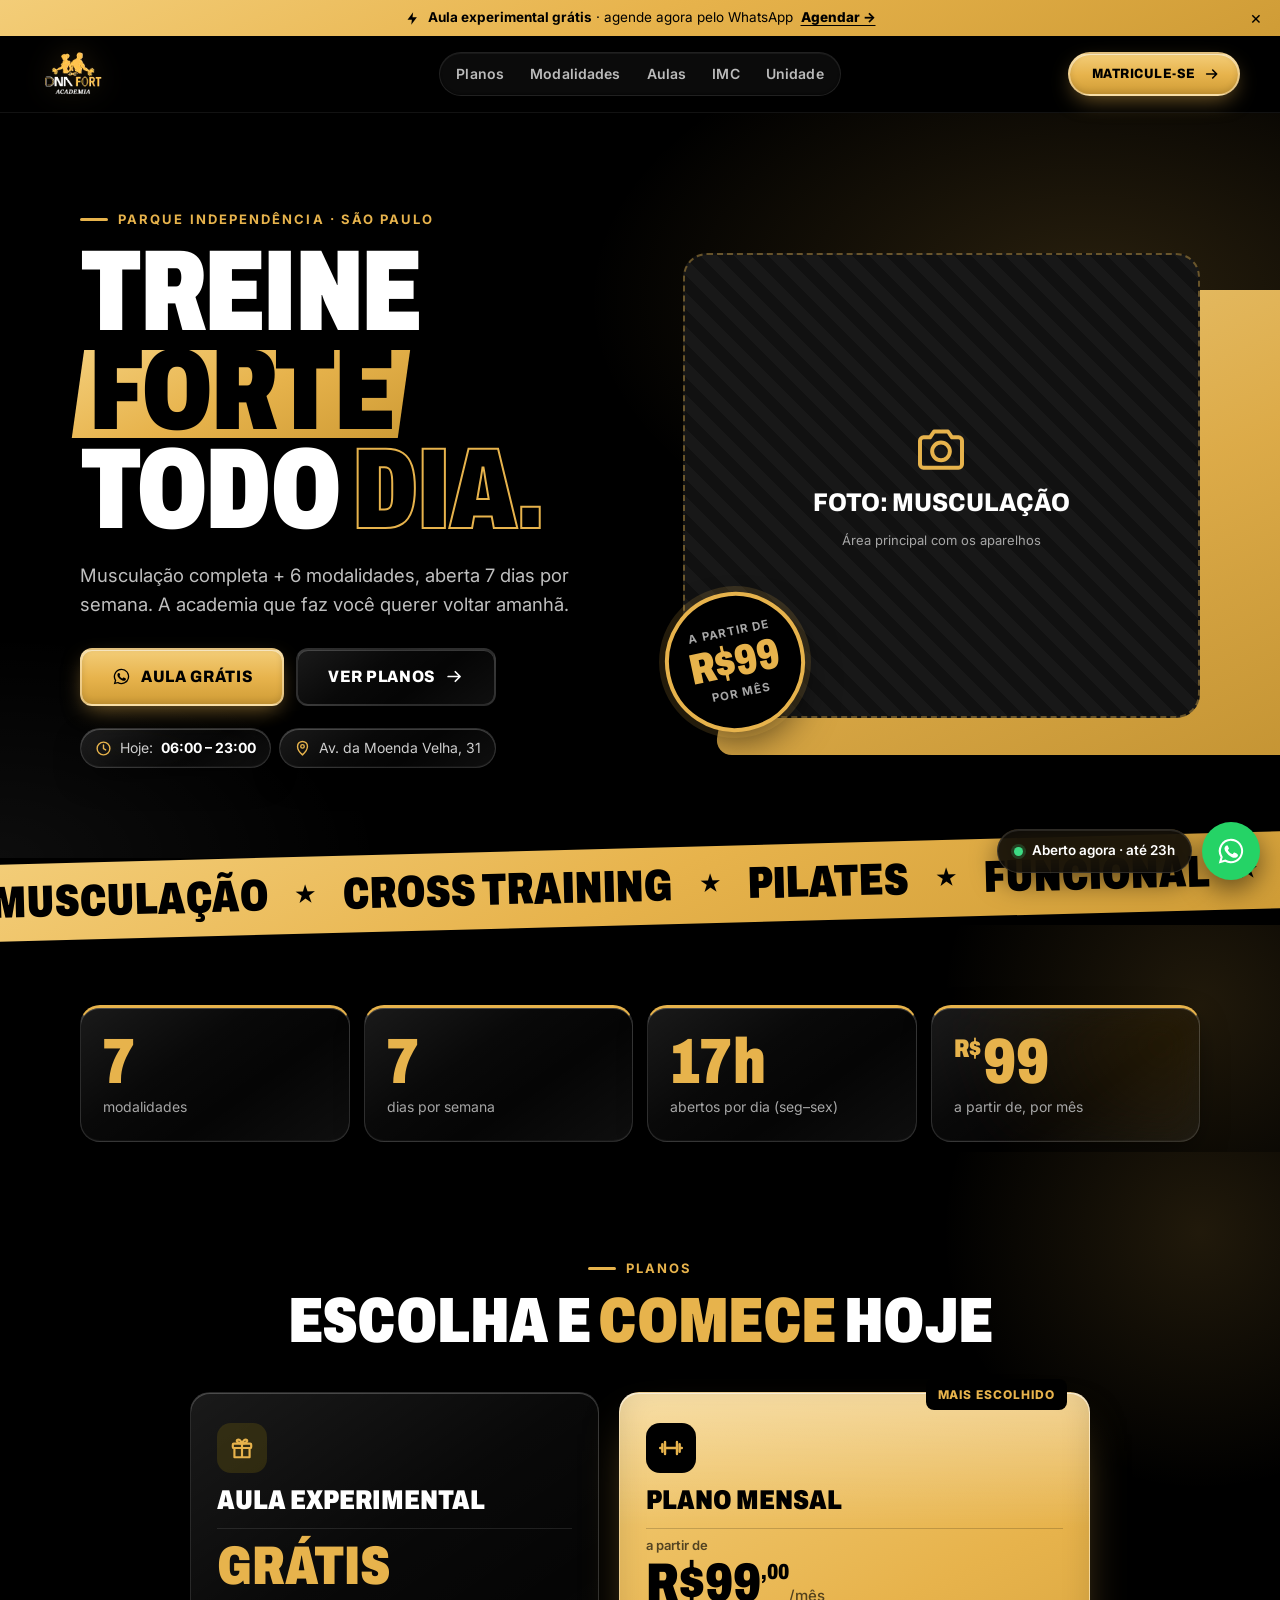
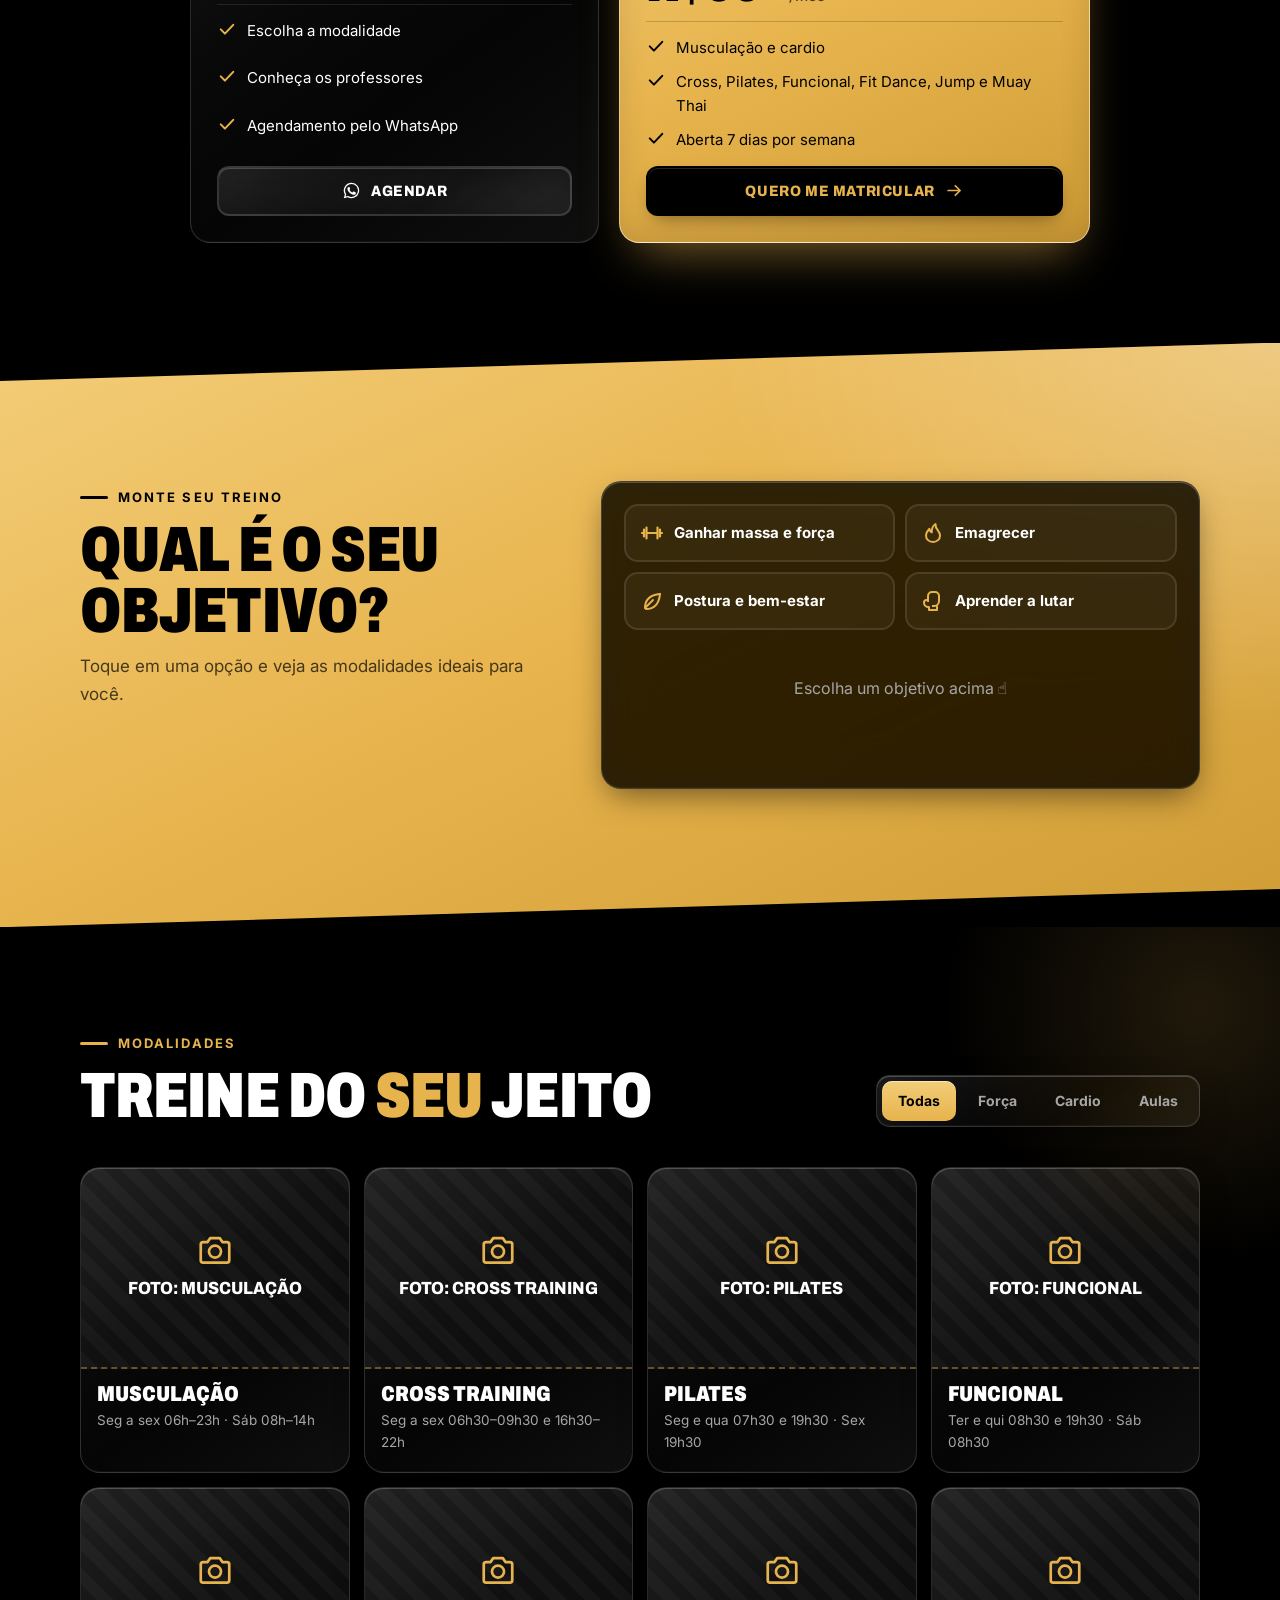
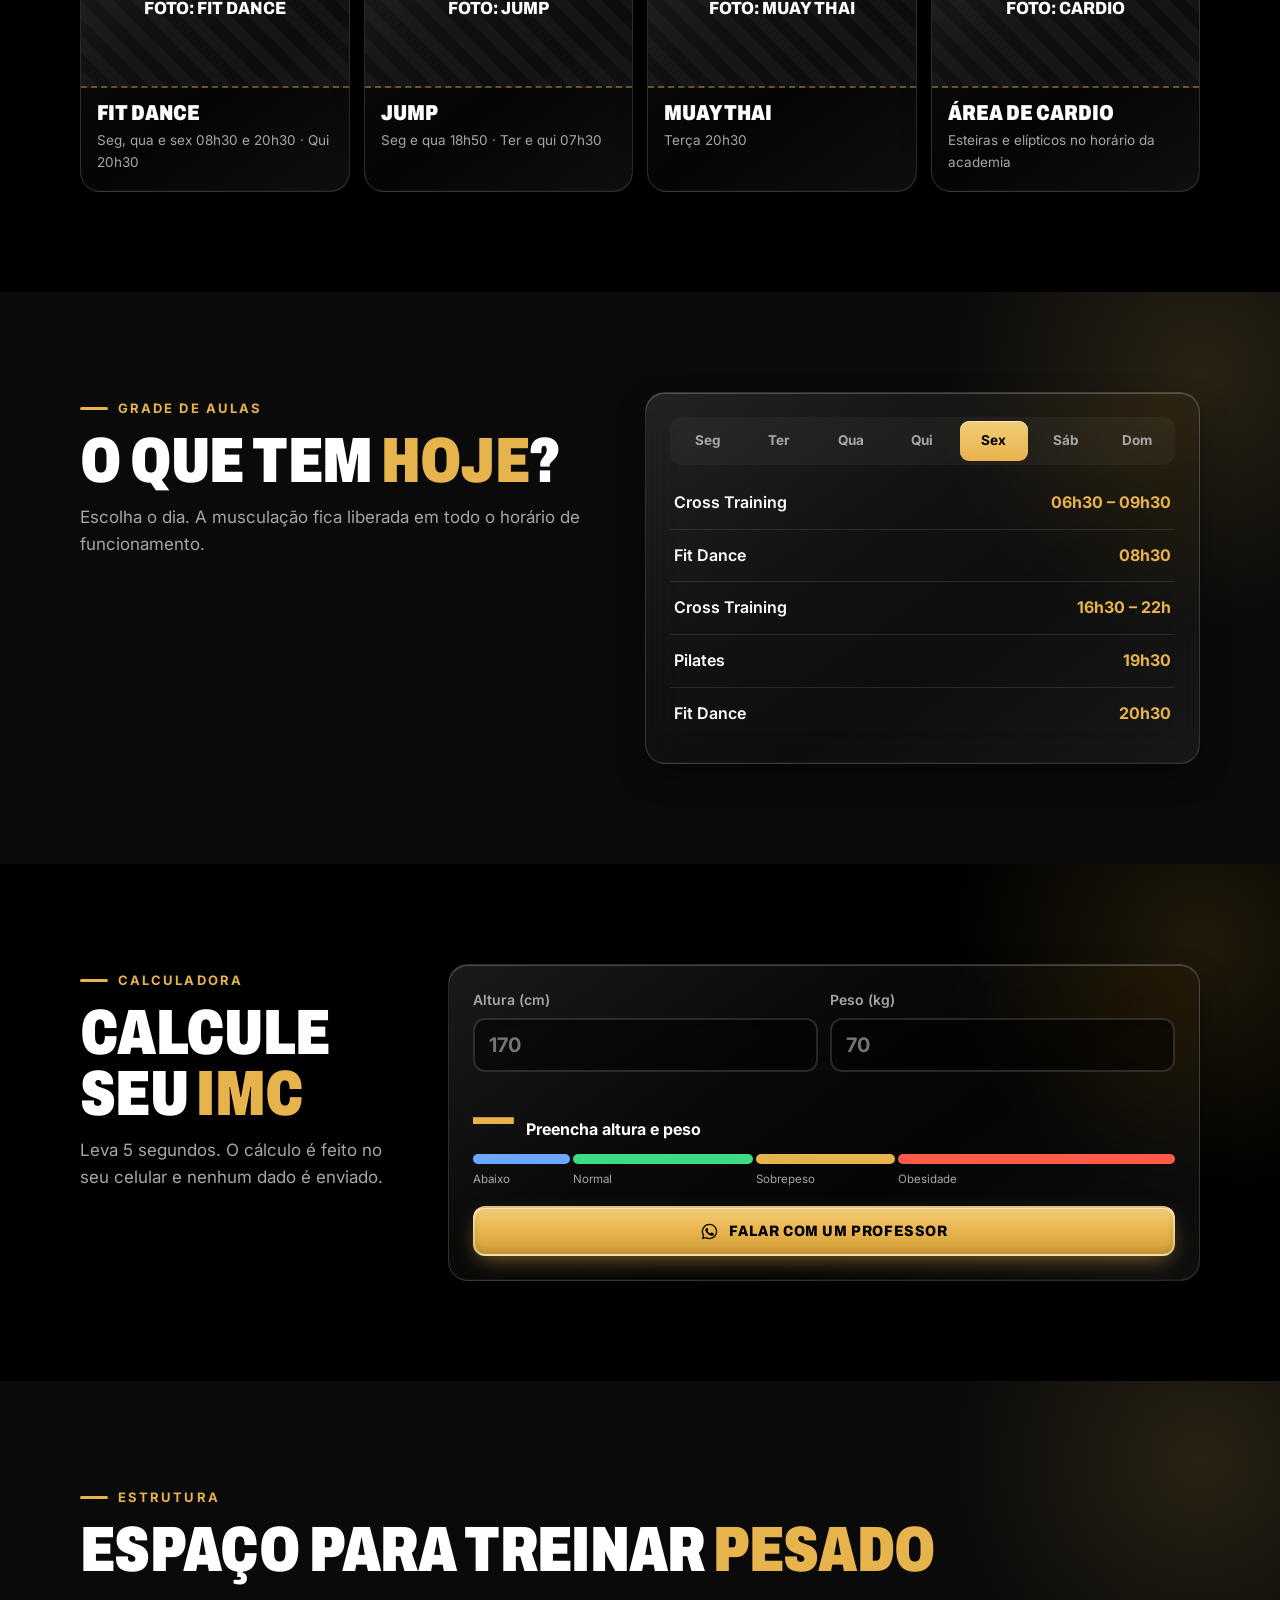
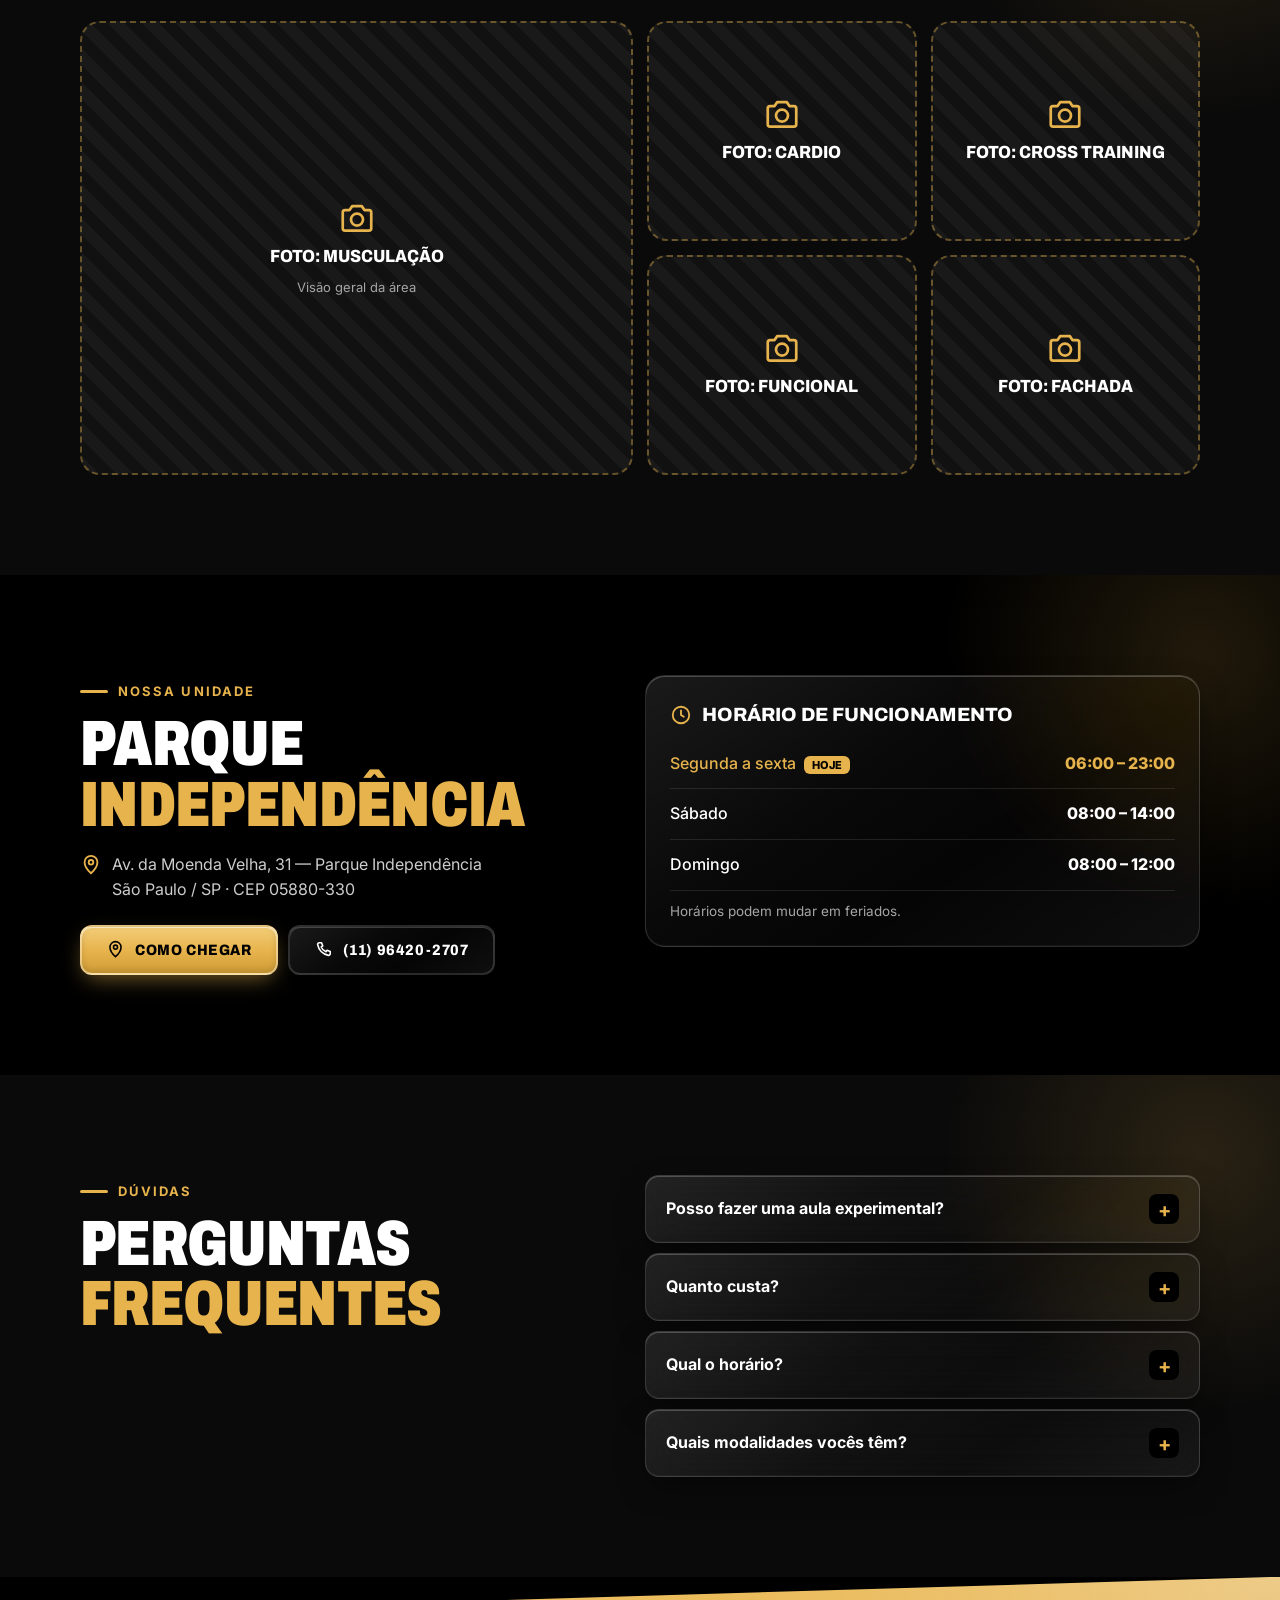
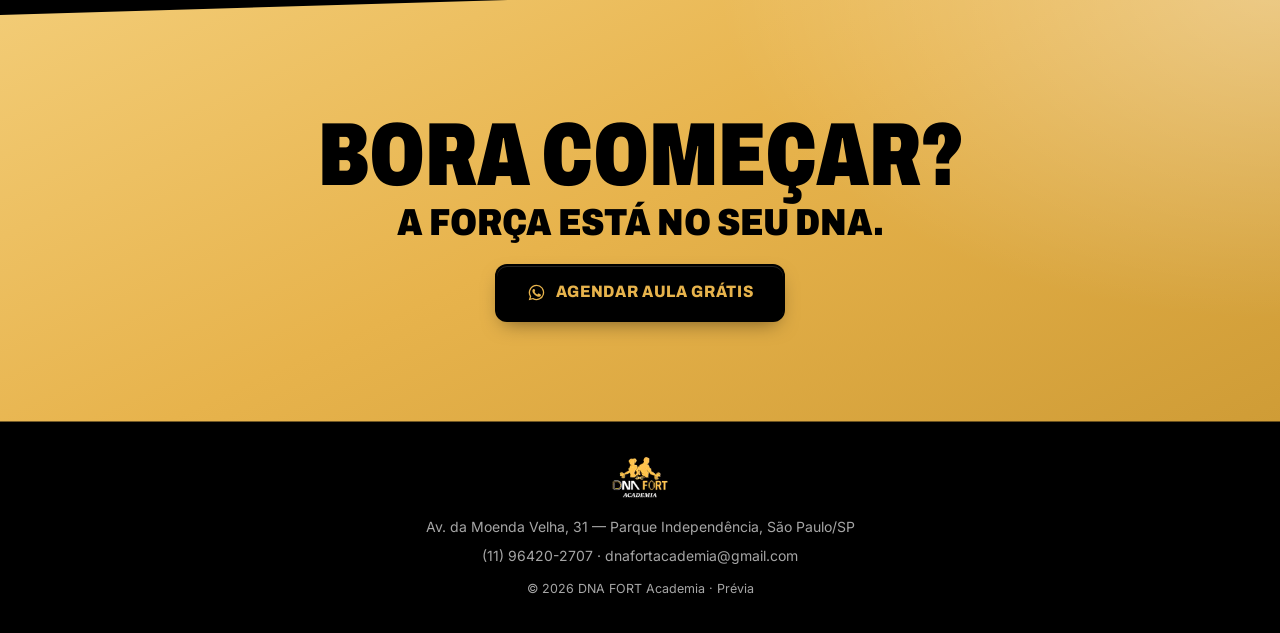
<file: previa3/index.html>
<!doctype html>
<html lang="pt-BR">
<head>
  <meta charset="utf-8">
  <meta name="viewport" content="width=device-width, initial-scale=1, viewport-fit=cover">
  <title>Prévia 3 — DNA FORT Academia</title>
  <meta name="description" content="Prévia do novo site da DNA FORT Academia (versão preto e dourado).">
  <meta name="robots" content="noindex, nofollow">
  <meta name="theme-color" content="#000000">
  <link rel="icon" href="../assets/img/logo-original.png" type="image/png">
  <link rel="preconnect" href="https://fonts.googleapis.com">
  <link rel="preconnect" href="https://fonts.gstatic.com" crossorigin>
  <link href="https://fonts.googleapis.com/css2?family=Archivo:wdth,wght@62..125,500..900&family=Inter:wght@400;500;600;700&display=swap" rel="stylesheet">
  <link rel="stylesheet" href="style.css">
  <link rel="stylesheet" href="tema-dourado.css">
  <link rel="stylesheet" href="header.css">
  <script>document.documentElement.classList.add('js');</script>
</head>
<body>

  <svg width="0" height="0" style="position:absolute" aria-hidden="true">
    <symbol id="i-arrow" viewBox="0 0 24 24"><path d="M4 12h15M13 6l6 6-6 6" fill="none" stroke="currentColor" stroke-width="2.2" stroke-linecap="round" stroke-linejoin="round"/></symbol>
    <symbol id="i-check" viewBox="0 0 24 24"><path d="M4.5 12.5l5 5L19.5 7" fill="none" stroke="currentColor" stroke-width="2.4" stroke-linecap="round" stroke-linejoin="round"/></symbol>
    <symbol id="i-clock" viewBox="0 0 24 24"><g fill="none" stroke="currentColor" stroke-width="2"><circle cx="12" cy="12" r="9"/><path d="M12 7v5l3 2" stroke-linecap="round"/></g></symbol>
    <symbol id="i-pin" viewBox="0 0 24 24"><g fill="none" stroke="currentColor" stroke-width="2"><path d="M12 21s7-6.2 7-12a7 7 0 0 0-14 0c0 5.8 7 12 7 12Z"/><circle cx="12" cy="9" r="2.5"/></g></symbol>
    <symbol id="i-phone" viewBox="0 0 24 24"><path d="M6.6 3.5h3l1.5 4-2 1.3a11 11 0 0 0 6.1 6.1l1.3-2 4 1.5v3a2 2 0 0 1-2.2 2A17 17 0 0 1 4.6 5.7a2 2 0 0 1 2-2.2Z" fill="none" stroke="currentColor" stroke-width="2" stroke-linejoin="round"/></symbol>
    <symbol id="i-whatsapp" viewBox="0 0 24 24"><path fill="currentColor" d="M12 2.2A9.8 9.8 0 0 0 3.6 17l-1.4 4.9 5-1.3A9.8 9.8 0 1 0 12 2.2Zm0 17.9a8.1 8.1 0 0 1-4.1-1.1l-.3-.2-3 .8.8-2.9-.2-.3A8.1 8.1 0 1 1 12 20.1Zm4.5-6.1c-.2-.1-1.5-.7-1.7-.8-.2-.1-.4-.1-.6.1l-.8 1c-.1.2-.3.2-.5.1a6.6 6.6 0 0 1-3.3-2.9c-.2-.4.2-.4.7-1.3.1-.2 0-.3 0-.4l-.8-1.8c-.2-.5-.4-.4-.6-.4h-.5a1 1 0 0 0-.7.3 3 3 0 0 0-.9 2.2 5.2 5.2 0 0 0 1.1 2.7 11.8 11.8 0 0 0 4.5 4c1.7.7 2.3.8 3.2.6a2.7 2.7 0 0 0 1.8-1.2 2.2 2.2 0 0 0 .1-1.3c0-.1-.2-.2-.4-.3Z"/></symbol>
    <symbol id="i-camera" viewBox="0 0 24 24"><g fill="none" stroke="currentColor" stroke-width="1.7" stroke-linejoin="round"><path d="M3 8.5A1.5 1.5 0 0 1 4.5 7h2.8L9 4.5h6L16.7 7h2.8A1.5 1.5 0 0 1 21 8.5v10a1.5 1.5 0 0 1-1.5 1.5h-15A1.5 1.5 0 0 1 3 18.5z"/><circle cx="12" cy="13" r="3.8"/></g></symbol>
    <symbol id="i-bolt" viewBox="0 0 24 24"><path d="M13 2 4 14h7l-1 8 9-12h-7z" fill="currentColor"/></symbol>
    <symbol id="i-dumbbell" viewBox="0 0 24 24"><path d="M2 12h2M20 12h2M6.5 12h11M4 8.5v7M6.5 6.5v11M17.5 6.5v11M20 8.5v7" fill="none" stroke="currentColor" stroke-width="2.2" stroke-linecap="round"/></symbol>
    <symbol id="i-flame" viewBox="0 0 24 24"><path d="M12 21c-4 0-7-2.8-7-6.6 0-3.1 2-5 3.4-6.6.3 1.8 1.2 3 2.4 3.6C10.6 7.6 12 4.6 14.5 3c-.3 3 1 4.8 2.5 6.6 1.2 1.5 2 3 2 4.8C19 18.2 16 21 12 21Z" fill="none" stroke="currentColor" stroke-width="2" stroke-linejoin="round"/></symbol>
    <symbol id="i-leaf" viewBox="0 0 24 24"><g fill="none" stroke="currentColor" stroke-width="2" stroke-linecap="round"><path d="M5 19c0-8 5-13 15-14-1 10-6 15-14 15"/><path d="M5 19l8-8"/></g></symbol>
    <symbol id="i-glove" viewBox="0 0 24 24"><g fill="none" stroke="currentColor" stroke-width="2" stroke-linejoin="round"><path d="M7 13V7a4 4 0 0 1 4-4h3a4 4 0 0 1 4 4v5a5 5 0 0 1-5 5h-2"/><path d="M7 11H5.5A2.5 2.5 0 0 0 3 13.5 4.5 4.5 0 0 0 7.5 18H8v3h8v-4"/></g></symbol>
    <symbol id="i-gift" viewBox="0 0 24 24"><g fill="none" stroke="currentColor" stroke-width="2" stroke-linejoin="round"><rect x="3.5" y="8" width="17" height="4" rx="1"/><path d="M5 12v8.5h14V12M12 8v12.5M12 8S10.5 3.5 8 4.5 9 8 12 8Zm0 0s1.5-4.5 4-3.5S15 8 12 8Z"/></g></symbol>
  </svg>

  <!-- ===== BARRA DE PROMOÇÃO ===== -->
  <div class="topbar" data-topbar>
    <svg aria-hidden="true"><use href="#i-bolt"/></svg>
    <span><b>Aula experimental grátis</b><span class="topbar__extra"> · agende agora pelo WhatsApp</span></span>
    <a href="https://wa.me/5511964202707?text=Ol%C3%A1!%20Quero%20agendar%20minha%20aula%20experimental%20gr%C3%A1tis%20na%20DNA%20FORT." target="_blank" rel="noopener">Agendar →</a>
    <button class="topbar__close" type="button" aria-label="Fechar aviso" data-topbar-close>×</button>
  </div>

  <!-- ===== HEADER ===== -->
  <header class="hd" data-header>
    <div class="wrap hd__in">
      <a href="#topo" class="hd__logo" aria-label="DNA FORT Academia — início"><img src="../assets/img/logo.png" alt="DNA FORT Academia" width="96" height="79"></a>

      <nav class="hd__nav" aria-label="Principal">
        <a href="#planos" data-spy>Planos</a>
        <a href="#modalidades" data-spy>Modalidades</a>
        <a href="#aulas" data-spy>Aulas</a>
        <a href="#imc" data-spy>IMC</a>
        <a href="#unidade" data-spy>Unidade</a>
      </nav>

      <div class="hd__right">
        <a class="btn btn--y btn--sm hd__cta" href="#planos">Matricule-se</a>
        <button class="burger" type="button" aria-label="Abrir menu" aria-expanded="false" aria-controls="menu" data-burger>
          <span></span><span></span><span></span>
        </button>
      </div>
    </div>

    <!-- Menu do celular -->
    <div class="mmenu" id="menu" data-menu hidden>
      <nav class="mmenu__links" aria-label="Menu">
        <a href="#planos"><span>01</span>Planos</a>
        <a href="#objetivo"><span>02</span>Qual é o seu objetivo?</a>
        <a href="#modalidades"><span>03</span>Modalidades</a>
        <a href="#aulas"><span>04</span>Aulas de hoje</a>
        <a href="#imc"><span>05</span>Calculadora de IMC</a>
        <a href="#unidade"><span>06</span>Unidade e horários</a>
        <a href="#duvidas"><span>07</span>Dúvidas</a>
      </nav>
      <div class="mmenu__foot">
        <a class="btn btn--y btn--block" href="https://wa.me/5511964202707?text=Ol%C3%A1!%20Quero%20agendar%20minha%20aula%20experimental%20gr%C3%A1tis%20na%20DNA%20FORT." target="_blank" rel="noopener"><svg aria-hidden="true"><use href="#i-whatsapp"/></svg>Agendar aula grátis</a>
        <div class="mmenu__row">
          <a class="btn btn--ghost" href="tel:+5511964202707"><svg aria-hidden="true"><use href="#i-phone"/></svg>Ligar</a>
          <a class="btn btn--ghost" href="https://www.google.com/maps/dir/?api=1&amp;destination=Av.+da+Moenda+Velha,+31+-+Parque+Independ%C3%AAncia,+S%C3%A3o+Paulo+-+SP,+05880-330" target="_blank" rel="noopener"><svg aria-hidden="true"><use href="#i-pin"/></svg>Rota</a>
        </div>
      </div>
    </div>
  </header>

  <main>
    <!-- ===== HERO ===== -->
    <section class="hero" id="topo">
      <div class="wrap hero__grid">
        <div class="hero__text">
          <p class="kicker"><span></span>Parque Independência · São Paulo</p>
          <h1 class="hero__title">Treine <span class="hl">forte</span><br>todo <span class="outline">dia.</span></h1>
          <p class="hero__lead">Musculação completa + 6 modalidades, aberta 7 dias por semana. A academia que faz você querer voltar amanhã.</p>
          <div class="hero__ctas">
            <a class="btn btn--y btn--lg" href="https://wa.me/5511964202707?text=Ol%C3%A1!%20Quero%20agendar%20minha%20aula%20experimental%20gr%C3%A1tis%20na%20DNA%20FORT." target="_blank" rel="noopener"><svg aria-hidden="true"><use href="#i-whatsapp"/></svg>Aula grátis</a>
            <a class="btn btn--ghost btn--lg" href="#planos">Ver planos <svg aria-hidden="true"><use href="#i-arrow"/></svg></a>
          </div>
          <ul class="chips">
            <li><svg aria-hidden="true"><use href="#i-clock"/></svg>Hoje: <b data-today>06:00 – 23:00</b></li>
            <li><svg aria-hidden="true"><use href="#i-pin"/></svg>Av. da Moenda Velha, 31</li>
          </ul>
        </div>

        <div class="hero__visual">
          <div class="hero__slab" aria-hidden="true"></div>
          <div class="ph ph--hero" role="img" aria-label="Espaço reservado para foto da musculação">
            <svg aria-hidden="true"><use href="#i-camera"/></svg><strong>Foto: Musculação</strong><span>Área principal com os aparelhos</span>
          </div>
          <div class="sticker" aria-label="Planos a partir de R$ 99,00 por mês">
            <small>a partir de</small>
            <strong>R$99</strong>
            <small>por mês</small>
          </div>
        </div>
      </div>
    </section>

    <!-- ===== FAIXA ANIMADA ===== -->
    <div class="marquee" aria-hidden="true">
      <div class="marquee__track">
        <span>Musculação</span><i>★</i><span>Cross Training</span><i>★</i><span>Pilates</span><i>★</i><span>Funcional</span><i>★</i><span>Fit Dance</span><i>★</i><span>Jump</span><i>★</i><span>Muay Thai</span><i>★</i>
        <span>Musculação</span><i>★</i><span>Cross Training</span><i>★</i><span>Pilates</span><i>★</i><span>Funcional</span><i>★</i><span>Fit Dance</span><i>★</i><span>Jump</span><i>★</i><span>Muay Thai</span><i>★</i>
      </div>
    </div>

    <!-- ===== NÚMEROS ===== -->
    <section class="stats" aria-label="A DNA FORT em números">
      <div class="wrap stats__grid">
        <div class="stat"><strong data-count="7">0</strong><span>modalidades</span></div>
        <div class="stat"><strong data-count="7">0</strong><span>dias por semana</span></div>
        <div class="stat"><strong><b data-count="17">0</b>h</strong><span>abertos por dia (seg–sex)</span></div>
        <div class="stat"><strong><small>R$</small><b data-count="99">0</b></strong><span>a partir de, por mês</span></div>
      </div>
    </section>

    <!-- ===== PLANOS ===== -->
    <section class="sec" id="planos" aria-labelledby="planos-t">
      <div class="wrap">
        <header class="head reveal">
          <p class="kicker"><span></span>Planos</p>
          <h2 class="title" id="planos-t">Escolha e <span class="hl">comece</span> hoje</h2>
        </header>
        <div class="plans">
          <article class="plan reveal">
            <span class="plan__ico"><svg aria-hidden="true"><use href="#i-gift"/></svg></span>
            <h3>Aula experimental</h3>
            <p class="plan__price">GRÁTIS</p>
            <ul>
              <li><svg aria-hidden="true"><use href="#i-check"/></svg>Escolha a modalidade</li>
              <li><svg aria-hidden="true"><use href="#i-check"/></svg>Conheça os professores</li>
              <li><svg aria-hidden="true"><use href="#i-check"/></svg>Agendamento pelo WhatsApp</li>
            </ul>
            <a class="btn btn--ghost btn--block" href="https://wa.me/5511964202707?text=Ol%C3%A1!%20Quero%20agendar%20minha%20aula%20experimental%20gr%C3%A1tis%20na%20DNA%20FORT." target="_blank" rel="noopener"><svg aria-hidden="true"><use href="#i-whatsapp"/></svg>Agendar</a>
          </article>
          <article class="plan plan--y reveal">
            <span class="plan__tag">Mais escolhido</span>
            <span class="plan__ico"><svg aria-hidden="true"><use href="#i-dumbbell"/></svg></span>
            <h3>Plano mensal</h3>
            <p class="plan__price"><small>a partir de</small> R$99<sup>,00</sup><em>/mês</em></p>
            <ul>
              <li><svg aria-hidden="true"><use href="#i-check"/></svg>Musculação e cardio</li>
              <li><svg aria-hidden="true"><use href="#i-check"/></svg>Cross, Pilates, Funcional, Fit Dance, Jump e Muay Thai</li>
              <li><svg aria-hidden="true"><use href="#i-check"/></svg>Aberta 7 dias por semana</li>
            </ul>
            <a class="btn btn--k btn--block" href="https://wa.me/5511964202707?text=Ol%C3%A1!%20Quero%20me%20matricular%20na%20DNA%20FORT." target="_blank" rel="noopener">Quero me matricular <svg aria-hidden="true"><use href="#i-arrow"/></svg></a>
          </article>
        </div>
      </div>
    </section>

    <!-- ===== QUAL SEU OBJETIVO ===== -->
    <section class="sec sec--y" id="objetivo" aria-labelledby="obj-t">
      <div class="wrap goal">
        <header class="head reveal">
          <p class="kicker kicker--k"><span></span>Monte seu treino</p>
          <h2 class="title" id="obj-t">Qual é o seu objetivo?</h2>
          <p class="lead">Toque em uma opção e veja as modalidades ideais para você.</p>
        </header>
        <div class="goal__box reveal">
          <div class="goal__opts" role="group" aria-label="Objetivos" data-goals>
            <button type="button" data-goal="forca"><svg aria-hidden="true"><use href="#i-dumbbell"/></svg>Ganhar massa e força</button>
            <button type="button" data-goal="emagrecer"><svg aria-hidden="true"><use href="#i-flame"/></svg>Emagrecer</button>
            <button type="button" data-goal="bemestar"><svg aria-hidden="true"><use href="#i-leaf"/></svg>Postura e bem-estar</button>
            <button type="button" data-goal="luta"><svg aria-hidden="true"><use href="#i-glove"/></svg>Aprender a lutar</button>
          </div>
          <div class="goal__result" data-goal-result aria-live="polite">
            <p class="goal__empty">Escolha um objetivo acima ☝️</p>
          </div>
        </div>
      </div>
    </section>

    <!-- ===== MODALIDADES ===== -->
    <section class="sec" id="modalidades" aria-labelledby="mod-t">
      <div class="wrap">
        <header class="head head--row reveal">
          <div>
            <p class="kicker"><span></span>Modalidades</p>
            <h2 class="title" id="mod-t">Treine do <span class="hl">seu</span> jeito</h2>
          </div>
          <div class="filters" role="group" aria-label="Filtrar modalidades" data-filters>
            <button type="button" data-filter="all" aria-pressed="true">Todas</button>
            <button type="button" data-filter="forca" aria-pressed="false">Força</button>
            <button type="button" data-filter="cardio" aria-pressed="false">Cardio</button>
            <button type="button" data-filter="aulas" aria-pressed="false">Aulas</button>
          </div>
        </header>
        <div class="mods" data-mods>
          <article class="mod" data-cat="forca"><div class="ph"><svg aria-hidden="true"><use href="#i-camera"/></svg><strong>Foto: Musculação</strong></div><div class="mod__b"><h3>Musculação</h3><p>Seg a sex 06h–23h · Sáb 08h–14h</p></div></article>
          <article class="mod" data-cat="forca cardio aulas"><div class="ph"><svg aria-hidden="true"><use href="#i-camera"/></svg><strong>Foto: Cross Training</strong></div><div class="mod__b"><h3>Cross Training</h3><p>Seg a sex 06h30–09h30 e 16h30–22h</p></div></article>
          <article class="mod" data-cat="aulas"><div class="ph"><svg aria-hidden="true"><use href="#i-camera"/></svg><strong>Foto: Pilates</strong></div><div class="mod__b"><h3>Pilates</h3><p>Seg e qua 07h30 e 19h30 · Sex 19h30</p></div></article>
          <article class="mod" data-cat="forca aulas"><div class="ph"><svg aria-hidden="true"><use href="#i-camera"/></svg><strong>Foto: Funcional</strong></div><div class="mod__b"><h3>Funcional</h3><p>Ter e qui 08h30 e 19h30 · Sáb 08h30</p></div></article>
          <article class="mod" data-cat="cardio aulas"><div class="ph"><svg aria-hidden="true"><use href="#i-camera"/></svg><strong>Foto: Fit Dance</strong></div><div class="mod__b"><h3>Fit Dance</h3><p>Seg, qua e sex 08h30 e 20h30 · Qui 20h30</p></div></article>
          <article class="mod" data-cat="cardio aulas"><div class="ph"><svg aria-hidden="true"><use href="#i-camera"/></svg><strong>Foto: Jump</strong></div><div class="mod__b"><h3>Jump</h3><p>Seg e qua 18h50 · Ter e qui 07h30</p></div></article>
          <article class="mod" data-cat="cardio aulas"><div class="ph"><svg aria-hidden="true"><use href="#i-camera"/></svg><strong>Foto: Muay Thai</strong></div><div class="mod__b"><h3>Muay Thai</h3><p>Terça 20h30</p></div></article>
          <article class="mod" data-cat="cardio"><div class="ph"><svg aria-hidden="true"><use href="#i-camera"/></svg><strong>Foto: Cardio</strong></div><div class="mod__b"><h3>Área de cardio</h3><p>Esteiras e elípticos no horário da academia</p></div></article>
        </div>
      </div>
    </section>

    <!-- ===== AULAS POR DIA ===== -->
    <section class="sec sec--k2" id="aulas" aria-labelledby="aulas-t">
      <div class="wrap twocol">
        <header class="head reveal">
          <p class="kicker"><span></span>Grade de aulas</p>
          <h2 class="title" id="aulas-t">O que tem <span class="hl" data-day-label>hoje</span>?</h2>
          <p class="lead">Escolha o dia. A musculação fica liberada em todo o horário de funcionamento.</p>
        </header>
        <div class="card reveal">
          <div class="days" role="group" aria-label="Escolha o dia" data-days>
            <button type="button" data-day="1">Seg</button><button type="button" data-day="2">Ter</button><button type="button" data-day="3">Qua</button><button type="button" data-day="4">Qui</button><button type="button" data-day="5">Sex</button><button type="button" data-day="6">Sáb</button><button type="button" data-day="0">Dom</button>
          </div>
          <ul class="classes" data-classes aria-live="polite"></ul>
        </div>
      </div>
    </section>

    <!-- ===== IMC ===== -->
    <section class="sec" id="imc" aria-labelledby="imc-t">
      <div class="wrap twocol">
        <header class="head reveal">
          <p class="kicker"><span></span>Calculadora</p>
          <h2 class="title" id="imc-t">Calcule seu <span class="hl">IMC</span></h2>
          <p class="lead">Leva 5 segundos. O cálculo é feito no seu celular e nenhum dado é enviado.</p>
        </header>
        <div class="card reveal">
          <form class="bmi" data-bmi novalidate>
            <div class="bmi__fields">
              <label>Altura (cm)<input name="h" type="number" inputmode="decimal" placeholder="170"></label>
              <label>Peso (kg)<input name="w" type="number" inputmode="decimal" placeholder="70"></label>
            </div>
          </form>
          <div class="bmi__out" data-bmi-out>
            <strong data-bmi-val>—</strong>
            <span data-bmi-label>Preencha altura e peso</span>
          </div>
          <div class="bmi__bar" aria-hidden="true"><span></span><span></span><span></span><span></span><i data-bmi-marker></i></div>
          <div class="bmi__legend" aria-hidden="true"><span>Abaixo</span><span>Normal</span><span>Sobrepeso</span><span>Obesidade</span></div>
          <a class="btn btn--y btn--block" href="https://wa.me/5511964202707?text=Ol%C3%A1!%20Calculei%20meu%20IMC%20no%20site%20e%20quero%20orienta%C3%A7%C3%A3o%20para%20come%C3%A7ar." target="_blank" rel="noopener"><svg aria-hidden="true"><use href="#i-whatsapp"/></svg>Falar com um professor</a>
        </div>
      </div>
    </section>

    <!-- ===== ESTRUTURA ===== -->
    <section class="sec sec--k2" id="estrutura" aria-labelledby="est-t">
      <div class="wrap">
        <header class="head reveal">
          <p class="kicker"><span></span>Estrutura</p>
          <h2 class="title" id="est-t">Espaço para treinar <span class="hl">pesado</span></h2>
        </header>
        <div class="gallery">
          <div class="ph ph--big reveal"><svg aria-hidden="true"><use href="#i-camera"/></svg><strong>Foto: Musculação</strong><span>Visão geral da área</span></div>
          <div class="ph reveal"><svg aria-hidden="true"><use href="#i-camera"/></svg><strong>Foto: Cardio</strong></div>
          <div class="ph reveal"><svg aria-hidden="true"><use href="#i-camera"/></svg><strong>Foto: Cross Training</strong></div>
          <div class="ph reveal"><svg aria-hidden="true"><use href="#i-camera"/></svg><strong>Foto: Funcional</strong></div>
          <div class="ph reveal"><svg aria-hidden="true"><use href="#i-camera"/></svg><strong>Foto: Fachada</strong></div>
        </div>
      </div>
    </section>

    <!-- ===== UNIDADE ===== -->
    <section class="sec" id="unidade" aria-labelledby="uni-t">
      <div class="wrap twocol">
        <div class="reveal">
          <p class="kicker"><span></span>Nossa unidade</p>
          <h2 class="title" id="uni-t">Parque <span class="hl">Independência</span></h2>
          <p class="addr"><svg aria-hidden="true"><use href="#i-pin"/></svg>Av. da Moenda Velha, 31 — Parque Independência<br>São Paulo / SP · CEP 05880-330</p>
          <div class="row-btns">
            <a class="btn btn--y" href="https://www.google.com/maps/dir/?api=1&amp;destination=Av.+da+Moenda+Velha,+31+-+Parque+Independ%C3%AAncia,+S%C3%A3o+Paulo+-+SP,+05880-330" target="_blank" rel="noopener"><svg aria-hidden="true"><use href="#i-pin"/></svg>Como chegar</a>
            <a class="btn btn--ghost" href="tel:+5511964202707"><svg aria-hidden="true"><use href="#i-phone"/></svg>(11) 96420-2707</a>
          </div>
        </div>
        <div class="card reveal">
          <h3 class="card__t"><svg aria-hidden="true"><use href="#i-clock"/></svg>Horário de funcionamento</h3>
          <table class="hours">
            <caption class="sr-only">Horário de funcionamento</caption>
            <tbody>
              <tr data-days="1,2,3,4,5"><th scope="row">Segunda a sexta</th><td>06:00 – 23:00</td></tr>
              <tr data-days="6"><th scope="row">Sábado</th><td>08:00 – 14:00</td></tr>
              <tr data-days="0"><th scope="row">Domingo</th><td>08:00 – 12:00</td></tr>
            </tbody>
          </table>
          <p class="note">Horários podem mudar em feriados.</p>
        </div>
      </div>
    </section>

    <!-- ===== DÚVIDAS ===== -->
    <section class="sec sec--k2" id="duvidas" aria-labelledby="faq-t">
      <div class="wrap twocol">
        <header class="head reveal">
          <p class="kicker"><span></span>Dúvidas</p>
          <h2 class="title" id="faq-t">Perguntas <span class="hl">frequentes</span></h2>
        </header>
        <div class="faq reveal">
          <details><summary>Posso fazer uma aula experimental?</summary><p>Sim! A primeira aula é grátis. Agende pelo WhatsApp e escolha a modalidade.</p></details>
          <details><summary>Quanto custa?</summary><p>Os planos começam em R$ 99,00 por mês. Fale com a gente para conhecer as condições.</p></details>
          <details><summary>Qual o horário?</summary><p>Seg a sex 06h–23h, sábado 08h–14h e domingo 08h–12h.</p></details>
          <details><summary>Quais modalidades vocês têm?</summary><p>Musculação, Cross Training, Pilates, Funcional, Fit Dance, Jump e Muay Thai.</p></details>
        </div>
      </div>
    </section>

    <!-- ===== CHAMADA FINAL ===== -->
    <section class="final">
      <div class="wrap final__in reveal">
        <h2>Bora começar?<br><span>A força está no seu DNA.</span></h2>
        <a class="btn btn--k btn--lg" href="https://wa.me/5511964202707?text=Ol%C3%A1!%20Quero%20agendar%20minha%20aula%20experimental%20gr%C3%A1tis%20na%20DNA%20FORT." target="_blank" rel="noopener"><svg aria-hidden="true"><use href="#i-whatsapp"/></svg>Agendar aula grátis</a>
      </div>
    </section>
  </main>

  <footer class="ft">
    <div class="wrap ft__in">
      <img src="../assets/img/logo.png" alt="DNA FORT Academia" width="72" height="59" loading="lazy">
      <p>Av. da Moenda Velha, 31 — Parque Independência, São Paulo/SP</p>
      <p><a href="tel:+5511964202707">(11) 96420-2707</a> · <a href="mailto:dnafortacademia@gmail.com">dnafortacademia@gmail.com</a></p>
      <p class="ft__copy">© <span data-year></span> DNA FORT Academia · Prévia</p>
    </div>
  </footer>

  <!-- WhatsApp flutuante (computador) e barra fixa (celular) -->
  <div class="wa-dock">
    <span class="status status--dock" data-status hidden><i></i><span data-status-text></span></span>
    <a class="wa" href="https://wa.me/5511964202707" target="_blank" rel="noopener" aria-label="Falar no WhatsApp"><svg aria-hidden="true"><use href="#i-whatsapp"/></svg></a>
  </div>
  <div class="mbar" data-mbar>
    <span class="status mbar__status" data-status hidden><i></i><span data-status-text></span></span>
    <a href="https://wa.me/5511964202707" target="_blank" rel="noopener" aria-label="WhatsApp"><svg aria-hidden="true"><use href="#i-whatsapp"/></svg></a>
    <a href="tel:+5511964202707" aria-label="Ligar"><svg aria-hidden="true"><use href="#i-phone"/></svg></a>
    <a class="mbar__cta" href="https://wa.me/5511964202707?text=Ol%C3%A1!%20Quero%20agendar%20minha%20aula%20experimental%20gr%C3%A1tis%20na%20DNA%20FORT." target="_blank" rel="noopener">Aula grátis <svg aria-hidden="true"><use href="#i-arrow"/></svg></a>
  </div>

  <script src="app.js" defer></script>
</body>
</html>
</file>
<file: previa/previa.css>
/* =========================================================
   DNA FORT — Landing page (prévia)
   Clareza e foco em conversão + elegância editorial.
   Fundo claro e quente, dourado da logo como cor de ação.
   ========================================================= */
:root {
  --bg: #FFFFFF;
  --bg-soft: #F6F3EC;
  --ink: #121212;
  --ink-2: #4A4741;
  --muted: #7C776D;
  --line: #E8E2D6;
  --dark: #0E0E0E;
  --gold: #E7B34C;
  --gold-light: #F3CD78;
  --gold-dark: #C99A35;
  --radius: 22px;
  --shadow: 0 18px 40px -20px rgba(20, 16, 8, .28);
  --shadow-sm: 0 6px 18px -10px rgba(20, 16, 8, .25);
  --f-display: "Archivo", "Arial Black", sans-serif;
  --f-body: "Inter", system-ui, -apple-system, "Segoe UI", Roboto, sans-serif;
  --wrap: 1180px;
  --gutter: clamp(18px, 4vw, 40px);
  --header-h: 72px;
  --ease: cubic-bezier(.2, .7, .2, 1);
}

*, *::before, *::after { box-sizing: border-box; }
* { margin: 0; padding: 0; }
html { scroll-behavior: smooth; -webkit-text-size-adjust: 100%; }
body { background: var(--bg); color: var(--ink); font: 16px/1.6 var(--f-body); -webkit-font-smoothing: antialiased; overflow-x: hidden; }
img, svg { display: block; max-width: 100%; }
a { color: inherit; text-decoration: none; }
ul { list-style: none; }
button { font: inherit; color: inherit; background: none; border: 0; cursor: pointer; }
address { font-style: normal; }
table { border-collapse: collapse; width: 100%; }
[hidden] { display: none !important; }
[id] { scroll-margin-top: calc(var(--header-h) + 12px); }
:focus-visible { outline: 3px solid var(--gold); outline-offset: 3px; border-radius: 6px; }
.sr-only { position: absolute; width: 1px; height: 1px; overflow: hidden; clip: rect(0 0 0 0); white-space: nowrap; }
.skip { position: fixed; top: 8px; left: 8px; z-index: 999; padding: 10px 14px; background: var(--gold); border-radius: 10px; font-weight: 600; transform: translateY(-200%); }
.skip:focus { transform: none; }

.wrap { width: 100%; max-width: var(--wrap); margin-inline: auto; padding-inline: var(--gutter); }
.gold { color: var(--gold-dark); }
.link { color: var(--ink); font-weight: 600; text-decoration: underline; text-decoration-color: var(--gold); text-underline-offset: 3px; }

.eyebrow { font-size: 13px; font-weight: 700; letter-spacing: .14em; text-transform: uppercase; color: var(--gold-dark); margin-bottom: 12px; }

/* ---------- Botões ---------- */
.lp-btn {
  display: inline-flex; align-items: center; justify-content: center; gap: 10px;
  min-height: 50px; padding: 0 24px; border-radius: 999px; border: 1.5px solid transparent;
  font-weight: 700; font-size: 15.5px; white-space: nowrap;
  transition: transform .15s, box-shadow .2s, background-color .2s, color .2s, border-color .2s;
}
.lp-btn svg { width: 19px; height: 19px; flex: none; }
.lp-btn:active { transform: scale(.98); }
.lp-btn--gold { background: var(--gold); color: var(--ink); box-shadow: 0 10px 22px -10px rgba(201, 154, 53, .9); }
.lp-btn--gold:hover { background: var(--gold-light); }
.lp-btn--dark { background: var(--ink); color: #fff; }
.lp-btn--dark:hover { background: #2a2a2a; }
.lp-btn--outline { border-color: var(--ink); color: var(--ink); }
.lp-btn--outline:hover { background: var(--ink); color: #fff; }
.lp-btn--light { background: #fff; color: var(--ink); }
.lp-btn--lg { min-height: 56px; padding: 0 28px; font-size: 16.5px; }
.lp-btn--sm { min-height: 42px; padding: 0 18px; font-size: 14.5px; }
.lp-btn--block { width: 100%; }

/* ---------- Header ---------- */
.lp-header { position: sticky; top: 0; z-index: 50; background: rgba(14, 14, 14, .96); -webkit-backdrop-filter: blur(12px); backdrop-filter: blur(12px); }
.lp-header__in { height: var(--header-h); display: flex; align-items: center; justify-content: space-between; gap: 20px; }
.lp-logo img { height: 52px; width: auto; }
.lp-nav { display: flex; gap: 28px; }
.lp-nav a { color: rgba(255,255,255,.78); font-weight: 500; font-size: 15px; transition: color .2s; }
.lp-nav a:hover { color: var(--gold); }
.lp-header__cta { display: flex; align-items: center; gap: 12px; }
.lp-status { display: inline-flex; align-items: center; gap: 8px; padding: 7px 12px; border-radius: 999px; font-size: 13px; font-weight: 600; color: rgba(255,255,255,.85); background: rgba(255,255,255,.07); }
.lp-status i { width: 8px; height: 8px; border-radius: 50%; background: #9a9a9a; }
.lp-status.is-open i { background: #3ddc84; box-shadow: 0 0 0 3px rgba(61,220,132,.2); }
.lp-status.is-closed i { background: #ff6b5a; }

/* ---------- Hero ---------- */
.hero { background: linear-gradient(180deg, var(--bg-soft) 0%, #fff 100%); padding: clamp(36px, 6vw, 72px) 0 clamp(40px, 6vw, 80px); overflow: hidden; }
.hero__grid { display: grid; grid-template-columns: 1.05fr 1fr; gap: clamp(28px, 5vw, 64px); align-items: center; }
.hero__title { font-family: var(--f-display); font-weight: 900; font-stretch: 85%; font-size: clamp(2.6rem, 5.6vw, 4.6rem); line-height: 1; letter-spacing: -.02em; }
.hero__lead { margin-top: 18px; font-size: clamp(16.5px, 1.5vw, 18.5px); color: var(--ink-2); max-width: 48ch; }
.hero__price { display: inline-flex; flex-direction: column; margin-top: 26px; padding: 14px 20px; border-radius: 18px; background: #fff; border: 1px solid var(--line); box-shadow: var(--shadow-sm); }
.hero__price-label { font-size: 13px; font-weight: 600; color: var(--muted); }
.hero__price-value { font-family: var(--f-display); font-weight: 900; font-stretch: 85%; font-size: 2.8rem; line-height: 1; }
.hero__price-value small { font-size: .45em; margin-right: 4px; vertical-align: .9em; }
.hero__price-value sup { font-size: .42em; vertical-align: .95em; }
.hero__price-value em { font-style: normal; font-family: var(--f-body); font-weight: 500; font-size: 15px; color: var(--muted); margin-left: 4px; }
.hero__ctas { display: flex; flex-wrap: wrap; gap: 12px; margin-top: 24px; }
.hero__trust { display: flex; flex-wrap: wrap; gap: 8px 18px; margin-top: 22px; font-size: 14.5px; font-weight: 500; color: var(--ink-2); }
.hero__trust li { display: inline-flex; align-items: center; gap: 6px; }
.hero__trust svg { width: 18px; height: 18px; color: var(--gold-dark); }

.hero__media { position: relative; }
.hero__media > img { width: 100%; aspect-ratio: 4 / 3.4; object-fit: cover; border-radius: 28px; box-shadow: var(--shadow); }
.hero__float {
  position: absolute; display: flex; align-items: center; gap: 12px;
  padding: 12px 16px; border-radius: 16px; background: rgba(255,255,255,.95);
  -webkit-backdrop-filter: blur(10px); backdrop-filter: blur(10px);
  box-shadow: var(--shadow-sm); font-size: 14px;
}
.hero__float small { display: block; color: var(--muted); font-size: 12px; font-weight: 600; }
.hero__float strong { font-weight: 700; }
.hero__float--top { top: 18px; left: -18px; }
.hero__float--bottom { bottom: 18px; right: -14px; }
.hero__float-icon { width: 38px; height: 38px; display: grid; place-items: center; border-radius: 12px; background: var(--gold); color: var(--ink); flex: none; }
.hero__float-icon svg { width: 20px; height: 20px; }

/* ---------- Faixa de benefícios ---------- */
.perks-strip { background: var(--dark); color: #fff; padding: 26px 0; }
.perks-strip__grid { display: grid; grid-template-columns: repeat(4, 1fr); gap: 18px; }
.perk { display: flex; align-items: center; gap: 14px; }
.perk__icon { width: 46px; height: 46px; flex: none; display: grid; place-items: center; border-radius: 14px; background: rgba(231,179,76,.14); color: var(--gold); }
.perk__icon svg { width: 22px; height: 22px; }
.perk strong { display: block; font-size: 15.5px; }
.perk span { font-size: 13.5px; color: rgba(255,255,255,.65); }

/* ---------- Seções ---------- */
.sec { padding: clamp(56px, 8vw, 100px) 0; }
.sec--soft { background: var(--bg-soft); }
.sec__head { max-width: 640px; margin-bottom: clamp(28px, 4vw, 44px); }
.sec__head--center { text-align: center; margin-inline: auto; }
.sec__title { font-family: var(--f-display); font-weight: 900; font-stretch: 85%; font-size: clamp(2rem, 4vw, 3rem); line-height: 1.05; letter-spacing: -.015em; }
.sec__lead { margin-top: 12px; color: var(--ink-2); font-size: 17px; }

/* ---------- Planos ---------- */
.plans { display: grid; grid-template-columns: 1fr 1.1fr; gap: 22px; max-width: 920px; margin-inline: auto; align-items: stretch; }
.plan { position: relative; display: flex; flex-direction: column; gap: 14px; padding: 32px 28px 28px; border-radius: var(--radius); background: #fff; border: 1px solid var(--line); box-shadow: var(--shadow-sm); }
.plan--main { background: var(--dark); color: #fff; border-color: var(--dark); box-shadow: var(--shadow); }
.plan__badge { position: absolute; top: -13px; right: 24px; padding: 6px 12px; border-radius: 999px; background: var(--gold); color: var(--ink); font-size: 12px; font-weight: 700; letter-spacing: .06em; text-transform: uppercase; }
.plan__icon { width: 48px; height: 48px; display: grid; place-items: center; border-radius: 14px; background: var(--bg-soft); color: var(--gold-dark); }
.plan--main .plan__icon { background: rgba(231,179,76,.16); color: var(--gold); }
.plan__icon svg { width: 24px; height: 24px; }
.plan__name { font-family: var(--f-display); font-weight: 800; font-stretch: 90%; font-size: 1.6rem; line-height: 1.1; }
.plan__desc { color: var(--ink-2); font-size: 15px; }
.plan--main .plan__desc { color: rgba(255,255,255,.7); }
.plan__price { display: flex; align-items: baseline; flex-wrap: wrap; gap: 2px 4px; padding: 14px 0; border-block: 1px solid var(--line); }
.plan--main .plan__price { border-color: rgba(255,255,255,.12); }
.plan__price span { width: 100%; font-size: 13px; font-weight: 600; color: var(--muted); }
.plan__price small { font-weight: 700; font-size: 18px; align-self: flex-start; margin-top: 8px; }
.plan__price strong { font-family: var(--f-display); font-weight: 900; font-stretch: 85%; font-size: 3.2rem; line-height: 1; }
.plan__price sup { font-weight: 800; font-size: 1.2rem; align-self: flex-start; margin-top: 6px; }
.plan__price em { font-style: normal; font-size: 15px; color: var(--muted); }
.plan--main .plan__price strong, .plan--main .plan__price small, .plan--main .plan__price sup { color: var(--gold); }
.plan__list { display: grid; gap: 10px; flex: 1; font-size: 15px; }
.plan__list li { display: grid; grid-template-columns: 20px 1fr; gap: 10px; }
.plan__list svg { width: 20px; height: 20px; color: var(--gold-dark); }
.plan--main .plan__list svg { color: var(--gold); }
.plan__note { font-size: 13px; color: rgba(255,255,255,.55); text-align: center; }

/* ---------- Modalidades ---------- */
.mods { display: grid; grid-template-columns: repeat(4, 1fr); gap: 16px; }
.mod { position: relative; overflow: hidden; border-radius: 20px; min-height: 240px; background: #ddd; box-shadow: var(--shadow-sm); }
.mod--wide { grid-column: span 2; grid-row: span 2; }
.mod img { position: absolute; inset: 0; width: 100%; height: 100%; object-fit: cover; transition: transform .6s var(--ease); }
.mod:hover img { transform: scale(1.05); }
.mod::after { content: ""; position: absolute; inset: 0; background: linear-gradient(0deg, rgba(0,0,0,.78) 0%, rgba(0,0,0,0) 55%); }
.mod__body { position: absolute; left: 0; right: 0; bottom: 0; z-index: 1; padding: 18px; color: #fff; }
.mod__body h3 { font-family: var(--f-display); font-weight: 800; font-stretch: 90%; font-size: 1.35rem; line-height: 1.1; }
.mod--wide .mod__body h3 { font-size: 2rem; }
.mod__body p { font-size: 13.5px; color: rgba(255,255,255,.85); margin-top: 4px; }

/* ---------- Aulas por dia ---------- */
.today { display: grid; grid-template-columns: 1fr 1.1fr; gap: clamp(24px, 5vw, 64px); align-items: start; }
.today__card { padding: 22px; border-radius: var(--radius); background: #fff; border: 1px solid var(--line); box-shadow: var(--shadow); }
.today__days { display: grid; grid-template-columns: repeat(7, 1fr); gap: 4px; padding: 4px; border-radius: 999px; background: var(--bg-soft); margin-bottom: 14px; }
.today__days button { min-height: 40px; border-radius: 999px; font-size: 13.5px; font-weight: 600; color: var(--ink-2); transition: background-color .2s, color .2s; }
.today__days button[aria-pressed="true"] { background: var(--ink); color: #fff; }
.today__list li { display: flex; justify-content: space-between; gap: 12px; padding: 13px 4px; border-bottom: 1px solid var(--line); font-weight: 500; animation: rowIn .4s var(--ease) both; animation-delay: calc(var(--n, 0) * 40ms); }
.today__list li:last-child { border-bottom: 0; }
.today__list li strong { color: var(--gold-dark); font-weight: 700; white-space: nowrap; }
.today__list li.is-empty { color: var(--muted); }
@keyframes rowIn { from { opacity: 0; transform: translateY(6px); } to { opacity: 1; transform: none; } }

/* ---------- Estrutura ---------- */
.gallery { display: grid; grid-template-columns: repeat(4, 1fr); grid-template-rows: repeat(2, 230px); gap: 14px; }
.gallery figure { position: relative; overflow: hidden; border-radius: 20px; }
.gallery__a { grid-column: span 2; grid-row: span 2; }
.gallery img { width: 100%; height: 100%; object-fit: cover; transition: transform .6s var(--ease); }
.gallery figure:hover img { transform: scale(1.04); }
.gallery figcaption { position: absolute; left: 12px; bottom: 12px; padding: 6px 12px; border-radius: 999px; background: rgba(255,255,255,.92); font-size: 13px; font-weight: 700; }

/* ---------- Unidade ---------- */
.unit { display: grid; grid-template-columns: 1fr 1.15fr; gap: clamp(24px, 5vw, 56px); align-items: stretch; }
.unit__address { display: flex; gap: 12px; margin: 18px 0 20px; font-size: 16px; color: var(--ink-2); }
.unit__address svg { width: 22px; height: 22px; color: var(--gold-dark); flex: none; margin-top: 2px; }
.hours th, .hours td { padding: 12px 0; border-bottom: 1px solid var(--line); text-align: left; font-weight: 500; }
.hours td { text-align: right; font-weight: 700; }
.hours tr.is-today th, .hours tr.is-today td { color: var(--gold-dark); }
.hours tr.is-today th::after { content: "hoje"; margin-left: 8px; padding: 2px 8px; border-radius: 999px; background: var(--gold); color: var(--ink); font-size: 11px; font-weight: 700; text-transform: uppercase; }
.unit__note { margin-top: 10px; font-size: 13.5px; color: var(--muted); }
.unit__ctas { display: flex; flex-wrap: wrap; gap: 10px; margin-top: 22px; }
.unit__map { position: relative; min-height: 360px; border-radius: var(--radius); overflow: hidden; box-shadow: var(--shadow); background: var(--bg-soft); }
.unit__map iframe { position: absolute; inset: 0; width: 100%; height: 100%; border: 0; display: block; }
/* cartão exibido enquanto o mapa carrega (ou se ele não carregar) */
.unit__map-fallback {
  position: absolute; inset: 0; display: grid; place-content: center; justify-items: center; gap: 6px; text-align: center; padding: 24px;
  background:
    repeating-linear-gradient(0deg, rgba(0,0,0,.035) 0 1px, transparent 1px 44px),
    repeating-linear-gradient(90deg, rgba(0,0,0,.035) 0 1px, transparent 1px 44px),
    radial-gradient(60% 60% at 50% 45%, rgba(231,179,76,.22), rgba(231,179,76,0) 70%),
    var(--bg-soft);
}
.unit__map-pin { width: 64px; height: 64px; display: grid; place-items: center; border-radius: 50%; background: var(--gold); color: var(--ink); box-shadow: 0 12px 26px -10px rgba(201,154,53,.9); margin-bottom: 8px; }
.unit__map-pin svg { width: 30px; height: 30px; }
.unit__map-fallback strong { font-family: var(--f-display); font-weight: 800; font-size: 1.3rem; }
.unit__map-fallback span { color: var(--ink-2); font-size: 14.5px; }
.unit__map-fallback em { font-style: normal; font-weight: 700; color: var(--gold-dark); margin-top: 6px; }

/* ---------- Dúvidas ---------- */
.faq { display: grid; grid-template-columns: 1fr 1.4fr; gap: clamp(24px, 5vw, 64px); align-items: start; }
.faq__list { display: grid; gap: 10px; }
.faq__list details { border-radius: 16px; background: #fff; border: 1px solid var(--line); }
.faq__list summary { list-style: none; cursor: pointer; display: flex; justify-content: space-between; align-items: center; gap: 12px; padding: 18px 20px; font-weight: 600; }
.faq__list summary::-webkit-details-marker { display: none; }
.faq__list summary::after { content: "+"; flex: none; width: 28px; height: 28px; display: grid; place-items: center; border-radius: 50%; background: var(--bg-soft); font-size: 19px; transition: transform .25s, background-color .25s; }
.faq__list details[open] summary::after { transform: rotate(45deg); background: var(--gold); }
.faq__list details p { padding: 0 20px 18px; color: var(--ink-2); }

/* ---------- Chamada final ---------- */
.final { background: var(--dark); color: #fff; padding: clamp(56px, 8vw, 96px) 0; text-align: center;
  background-image: radial-gradient(60% 80% at 50% 0%, rgba(231,179,76,.22), rgba(231,179,76,0) 70%); }
.final__in { display: grid; justify-items: center; gap: 14px; }
.final__logo { width: 84px; height: auto; margin-bottom: 4px; }
.final__title { font-family: var(--f-display); font-weight: 900; font-stretch: 85%; font-size: clamp(2rem, 4.4vw, 3.2rem); line-height: 1.05; max-width: 18ch; }
.final__lead { color: rgba(255,255,255,.72); font-size: 17px; }
.final__ctas { display: flex; flex-wrap: wrap; justify-content: center; gap: 12px; margin-top: 10px; }

/* ---------- Rodapé ---------- */
.lp-footer { background: #070707; color: rgba(255,255,255,.62); font-size: 14px; padding: 28px 0 34px; }
.lp-footer__in { display: grid; justify-items: center; gap: 6px; text-align: center; }
.lp-footer img { width: 64px; height: auto; margin-bottom: 6px; }
.lp-footer a:hover { color: var(--gold); }
.lp-footer__copy { margin-top: 6px; font-size: 12.5px; }

/* ---------- Barra fixa (celular) ---------- */
.sticky-cta { display: none; }

/* ---------- Entrada suave ---------- */
.js .reveal { opacity: 0; transform: translateY(18px); transition: opacity .6s var(--ease), transform .6s var(--ease); }
.js .reveal.is-in { opacity: 1; transform: none; }

/* ---------- Responsivo ---------- */
@media (max-width: 1000px) {
  .lp-nav { display: none; }
  .hero__grid, .today, .unit, .faq { grid-template-columns: 1fr; }
  .hero__media { max-width: 620px; }
  .perks-strip__grid { grid-template-columns: repeat(2, 1fr); }
  .mods { grid-template-columns: repeat(2, 1fr); }
  .gallery { grid-template-columns: repeat(2, 1fr); grid-template-rows: 260px repeat(2, 180px); }
  .gallery__a { grid-row: span 1; }
}

@media (max-width: 640px) {
  :root { --header-h: 64px; }
  body { padding-bottom: calc(78px + env(safe-area-inset-bottom)); }
  .lp-logo img { height: 46px; }
  .lp-header__cta .lp-btn { display: none; }
  .hero { padding-top: 26px; }
  .hero__price { display: flex; }
  .hero__ctas .lp-btn { width: 100%; }
  .hero__trust { font-size: 13.5px; }
  .hero__float { padding: 9px 12px; font-size: 13px; }
  .hero__float--top { left: 10px; top: 10px; }
  .hero__float--bottom { right: 10px; bottom: 10px; }
  .hero__float-icon { width: 32px; height: 32px; }
  .perks-strip__grid { grid-template-columns: 1fr 1fr; gap: 16px 12px; }
  .perk { flex-direction: column; align-items: flex-start; gap: 8px; }
  .plans { grid-template-columns: 1fr; }
  .plan--main { order: -1; }
  /* modalidades e estrutura em carrossel (menos rolagem) */
  .mods, .gallery {
    display: grid; grid-auto-flow: column; grid-template-columns: none; grid-template-rows: none;
    grid-auto-columns: 78%; gap: 12px; overflow-x: auto; scroll-snap-type: x mandatory; scrollbar-width: none;
    margin-inline: calc(var(--gutter) * -1); padding: 4px var(--gutter) 10px; scroll-padding-inline: var(--gutter);
  }
  .mods::-webkit-scrollbar, .gallery::-webkit-scrollbar { display: none; }
  .mods > *, .gallery > * { scroll-snap-align: start; }
  .mod, .mod--wide { grid-column: auto; grid-row: auto; min-height: 260px; }
  .mod--wide .mod__body h3 { font-size: 1.35rem; }
  .gallery { grid-auto-rows: 240px; }
  .gallery__a { grid-column: auto; grid-row: auto; }
  .js .mods .reveal, .js .gallery .reveal { opacity: 1; transform: none; }
  .today__days button { font-size: 12.5px; }
  .unit__ctas .lp-btn, .final__ctas .lp-btn { width: 100%; }
  .unit__map { min-height: 280px; }

  .sticky-cta {
    position: fixed; left: 10px; right: 10px; bottom: calc(10px + env(safe-area-inset-bottom)); z-index: 60;
    display: flex; align-items: center; justify-content: space-between; gap: 12px;
    padding: 10px 10px 10px 18px; border-radius: 20px;
    background: rgba(14,14,14,.95); color: #fff;
    -webkit-backdrop-filter: blur(14px); backdrop-filter: blur(14px);
    box-shadow: 0 14px 30px -10px rgba(0,0,0,.5);
    transform: translateY(160%); transition: transform .35s var(--ease);
  }
  .sticky-cta.is-on { transform: none; }
  .sticky-cta__price small { display: block; font-size: 11.5px; color: rgba(255,255,255,.6); }
  .sticky-cta__price strong { font-family: var(--f-display); font-weight: 900; font-stretch: 85%; font-size: 1.35rem; }
  .sticky-cta__price sup { font-size: .55em; }
  .sticky-cta .lp-btn { min-height: 46px; padding: 0 18px; }
}

@media (prefers-reduced-motion: reduce) {
  html { scroll-behavior: auto; }
  .js .reveal { opacity: 1; transform: none; transition: none; }
  .today__list li { animation: none; }
}
</file>
<file: previa/previa-extra.css>
/* Prévia simples — complementos ao previa.css */

/* Aviso de prévia */
.preview-bar {
  background: var(--gold); color: var(--ink);
  text-align: center; font-size: 13px; font-weight: 700; letter-spacing: .04em;
  padding: 7px 12px;
}

/* Espaços reservados para fotos ("Foto: ...") */
.ph {
  display: grid; place-content: center; justify-items: center; gap: 6px; text-align: center; padding: 20px;
  border-radius: 18px; aspect-ratio: 4 / 3;
  background:
    repeating-linear-gradient(45deg, rgba(0,0,0,.035) 0 12px, transparent 12px 24px),
    #EDE8DD;
  border: 2px dashed #CFC6B4;
  color: var(--ink-2);
}
.ph svg { width: 40px; height: 40px; color: var(--gold-dark); margin-bottom: 4px; }
.ph strong { font-family: var(--f-display); font-weight: 800; font-stretch: 90%; font-size: 1.15rem; color: var(--ink); }
.ph span { font-size: 13.5px; color: var(--muted); }
.ph--hero { aspect-ratio: 4 / 3.4; border-radius: 28px; }
.ph--hero svg { width: 56px; height: 56px; }
.ph--hero strong { font-size: 1.6rem; }

/* Modalidades em lista simples */
.modlist { display: grid; grid-template-columns: repeat(2, 1fr); gap: 10px; }
.modlist li {
  display: flex; justify-content: space-between; align-items: center; gap: 16px;
  padding: 16px 20px; border-radius: 16px; background: #fff; border: 1px solid var(--line);
}
.modlist strong { font-family: var(--f-display); font-weight: 800; font-stretch: 90%; font-size: 1.15rem; }
.modlist span { font-size: 14px; color: var(--ink-2); text-align: right; }

/* 3 fotos da estrutura */
.photos { display: grid; grid-template-columns: repeat(3, 1fr); gap: 14px; margin-top: 28px; }
.photos figure { position: relative; overflow: hidden; border-radius: 18px; aspect-ratio: 4 / 3; }
.photos img { width: 100%; height: 100%; object-fit: cover; }
.photos figcaption { position: absolute; left: 12px; bottom: 12px; padding: 6px 12px; border-radius: 999px; background: rgba(255,255,255,.92); font-size: 13px; font-weight: 700; }

/* Unidade simples (sem mapa embutido) */
.unit-simple { display: grid; grid-template-columns: 1.1fr 1fr; gap: clamp(24px, 5vw, 56px); align-items: center; }
.hours-card { padding: 24px; border-radius: var(--radius); background: var(--bg-soft); border: 1px solid var(--line); }
.hours-card h3 { font-family: var(--f-display); font-weight: 800; font-size: 1.2rem; margin-bottom: 8px; }
.lp-footer { padding-top: 22px; }

@media (max-width: 1000px) {
  .unit-simple { grid-template-columns: 1fr; }
}
@media (max-width: 640px) {
  .modlist { grid-template-columns: 1fr; }
  .modlist li { flex-direction: column; align-items: flex-start; gap: 2px; padding: 14px 16px; }
  .modlist span { text-align: left; }
  .photos {
    grid-template-columns: none; grid-auto-flow: column; grid-auto-columns: 78%;
    overflow-x: auto; scroll-snap-type: x mandatory; scrollbar-width: none;
    margin-inline: calc(var(--gutter) * -1); padding: 0 var(--gutter) 6px;
  }
  .photos::-webkit-scrollbar { display: none; }
  .photos figure { scroll-snap-align: start; }
}
</file>
<file: previa2/style.css>
/* =========================================================
   DNA FORT — Prévia 2 (preto e amarelo, chamativa)
   ========================================================= */
:root {
  --y: #FFD000;
  --y2: #FFE14D;
  --y3: #E6BB00;
  --k: #0A0A0A;
  --k2: #121212;
  --k3: #1C1C1C;
  --k4: #2A2A2A;
  --w: #FFFFFF;
  --mut: #A6A6A6;
  --line: rgba(255,255,255,.1);
  --f-d: "Archivo", "Arial Black", Impact, sans-serif;
  --f-b: "Inter", system-ui, -apple-system, "Segoe UI", Roboto, sans-serif;
  --wrap: 1200px;
  --g: clamp(18px, 4vw, 40px);
  --r: 20px;
  --hh: 72px;
  --ease: cubic-bezier(.2, .7, .2, 1);
}
*, *::before, *::after { box-sizing: border-box; }
* { margin: 0; padding: 0; }
html { scroll-behavior: smooth; -webkit-text-size-adjust: 100%; background: var(--k); }
body { background: var(--k); color: var(--w); font: 16px/1.6 var(--f-b); -webkit-font-smoothing: antialiased; overflow-x: hidden; }
img, svg { display: block; max-width: 100%; }
a { color: inherit; text-decoration: none; }
ul { list-style: none; }
button, input { font: inherit; color: inherit; }
button { background: none; border: 0; cursor: pointer; }
table { border-collapse: collapse; width: 100%; }
[hidden] { display: none !important; }
[id] { scroll-margin-top: calc(var(--hh) + 10px); }
:focus-visible { outline: 3px solid var(--y); outline-offset: 3px; }
.sr-only { position: absolute; width: 1px; height: 1px; overflow: hidden; clip: rect(0 0 0 0); white-space: nowrap; }
.wrap { width: 100%; max-width: var(--wrap); margin-inline: auto; padding-inline: var(--g); }

.hl { color: var(--y); }
.outline { color: transparent; -webkit-text-stroke: 2px var(--y); }
.kicker { display: inline-flex; align-items: center; gap: 10px; font-size: 13px; font-weight: 700; letter-spacing: .16em; text-transform: uppercase; color: var(--y); margin-bottom: 12px; }
.kicker span { width: 28px; height: 3px; background: var(--y); border-radius: 2px; }
.kicker--k { color: var(--k); } .kicker--k span { background: var(--k); }
.title { font-family: var(--f-d); font-weight: 900; font-stretch: 75%; text-transform: uppercase; font-size: clamp(2.3rem, 5vw, 4rem); line-height: .95; letter-spacing: -.01em; }
.lead { margin-top: 12px; color: var(--mut); font-size: 17px; max-width: 46ch; }
.head { margin-bottom: clamp(26px, 4vw, 40px); }
.head--row { display: flex; align-items: flex-end; justify-content: space-between; gap: 20px; flex-wrap: wrap; }

/* ---------- Botões ---------- */
.btn {
  display: inline-flex; align-items: center; justify-content: center; gap: 10px;
  min-height: 50px; padding: 0 24px; border-radius: 12px; border: 2px solid transparent;
  font-family: var(--f-d); font-weight: 800; font-stretch: 90%; font-size: 15px; letter-spacing: .04em; text-transform: uppercase;
  transition: transform .15s, background-color .2s, color .2s, border-color .2s, box-shadow .2s;
}
.btn svg { width: 19px; height: 19px; flex: none; }
.btn:active { transform: scale(.97); }
.btn--y { background: var(--y); color: var(--k); box-shadow: 0 10px 24px -10px rgba(255,208,0,.8); }
.btn--y:hover { background: var(--y2); transform: translateY(-2px); }
.btn--k { background: var(--k); color: var(--y); }
.btn--k:hover { background: var(--k3); }
.btn--ghost { border-color: rgba(255,255,255,.35); color: var(--w); }
.btn--ghost:hover { border-color: var(--y); color: var(--y); }
.btn--lg { min-height: 58px; padding: 0 30px; font-size: 16.5px; }
.btn--sm { min-height: 42px; padding: 0 16px; font-size: 13.5px; }
.btn--block { width: 100%; }

/* ---------- Barra de promoção ---------- */
.topbar { display: flex; align-items: center; justify-content: center; gap: 10px; padding: 8px 14px; background: var(--y); color: var(--k); font-size: 14px; text-align: center; }
.topbar svg { width: 16px; height: 16px; flex: none; }
.topbar a { font-weight: 800; text-decoration: underline; text-underline-offset: 3px; white-space: nowrap; }

/* ---------- Header ---------- */
.hd { position: sticky; top: 0; z-index: 50; background: rgba(10,10,10,.92); -webkit-backdrop-filter: blur(12px); backdrop-filter: blur(12px); border-bottom: 1px solid var(--line); }
.hd__in { height: var(--hh); display: flex; align-items: center; justify-content: space-between; gap: 18px; }
.hd__logo img { height: 52px; width: auto; }
.hd__nav { display: flex; gap: 26px; }
.hd__nav a { font-weight: 600; font-size: 15px; color: rgba(255,255,255,.8); position: relative; }
.hd__nav a::after { content: ""; position: absolute; left: 0; right: 0; bottom: -6px; height: 3px; background: var(--y); transform: scaleX(0); transition: transform .25s var(--ease); }
.hd__nav a:hover { color: var(--w); } .hd__nav a:hover::after { transform: scaleX(1); }
.hd__right { display: flex; align-items: center; gap: 10px; }
.status { display: inline-flex; align-items: center; gap: 8px; padding: 6px 12px; border-radius: 999px; background: var(--k3); font-size: 13px; font-weight: 600; white-space: nowrap; }
.status i { width: 8px; height: 8px; border-radius: 50%; background: var(--mut); }
.status.is-open i { background: #3ddc84; box-shadow: 0 0 0 3px rgba(61,220,132,.2); animation: pulse 1.8s infinite; }
.status.is-closed i { background: #ff5a4a; }
@keyframes pulse { 50% { box-shadow: 0 0 0 6px rgba(61,220,132,0); } }

/* ---------- Hero ---------- */
.hero { position: relative; overflow: hidden; padding: clamp(40px, 7vw, 90px) 0 clamp(50px, 7vw, 100px);
  background: radial-gradient(70% 60% at 85% 20%, rgba(255,208,0,.12), rgba(255,208,0,0) 60%), var(--k); }
.hero__grid { display: grid; grid-template-columns: 1.05fr 1fr; gap: clamp(30px, 5vw, 60px); align-items: center; }
.hero__title { position: relative; isolation: isolate; font-family: var(--f-d); font-weight: 900; font-stretch: 72%; text-transform: uppercase; font-size: clamp(3.4rem, 9vw, 7.6rem); line-height: .86; letter-spacing: -.02em; }
.hero__title .hl { position: relative; display: inline-block; color: var(--k); padding: 0 .08em; }
.hero__title .hl::before { content: ""; position: absolute; inset: .08em -.02em .02em; background: var(--y); transform: skewX(-8deg); z-index: -1; }
.hero__lead { margin-top: 22px; color: rgba(255,255,255,.75); font-size: clamp(16.5px, 1.5vw, 18.5px); max-width: 46ch; }
.hero__ctas { display: flex; flex-wrap: wrap; gap: 12px; margin-top: 28px; }
.chips { display: flex; flex-wrap: wrap; gap: 8px; margin-top: 22px; }
.chips li { display: inline-flex; align-items: center; gap: 8px; padding: 8px 14px; border-radius: 999px; background: var(--k3); border: 1px solid var(--line); font-size: 14px; color: rgba(255,255,255,.8); }
.chips svg { width: 17px; height: 17px; color: var(--y); }
.chips b { color: var(--w); }

.hero__visual { position: relative; }
.hero__slab { position: absolute; inset: 8% -30% -8% 14%; background: var(--y); transform: skewX(-10deg); border-radius: 18px; }
.sticker {
  position: absolute; left: -18px; bottom: -14px; z-index: 2;
  width: 140px; height: 140px; border-radius: 50%; display: grid; place-content: center; text-align: center;
  background: var(--k); color: var(--w); border: 4px solid var(--y); transform: rotate(-12deg);
  box-shadow: 0 18px 40px -12px rgba(0,0,0,.7);
}
.sticker small { font-size: 11.5px; font-weight: 700; letter-spacing: .08em; text-transform: uppercase; color: var(--mut); }
.sticker strong { font-family: var(--f-d); font-weight: 900; font-stretch: 75%; font-size: 2.7rem; line-height: 1; color: var(--y); }

/* ---------- Espaços reservados de foto ---------- */
.ph {
  position: relative; display: grid; place-content: center; justify-items: center; gap: 6px; text-align: center; padding: 18px;
  aspect-ratio: 4 / 3; border-radius: var(--r);
  background: repeating-linear-gradient(45deg, rgba(255,255,255,.035) 0 12px, transparent 12px 24px), var(--k3);
  border: 2px dashed rgba(255,208,0,.45); color: var(--mut);
}
.ph svg { width: 38px; height: 38px; color: var(--y); }
.ph strong { font-family: var(--f-d); font-weight: 800; font-stretch: 90%; font-size: 1.1rem; text-transform: uppercase; color: var(--w); }
.ph span { font-size: 13px; }
.ph--hero { aspect-ratio: 4 / 3.6; z-index: 1; border-radius: 24px; }
.ph--hero svg { width: 56px; height: 56px; } .ph--hero strong { font-size: 1.6rem; }

/* ---------- Faixa animada ---------- */
.marquee { overflow: hidden; background: var(--y); color: var(--k); padding: 16px 0; transform: rotate(-1.5deg); margin: -10px -10px 0; position: relative; z-index: 2; }
.marquee__track { display: flex; align-items: center; gap: 26px; width: max-content; animation: marq 32s linear infinite; }
.marquee span { font-family: var(--f-d); font-weight: 900; font-stretch: 75%; text-transform: uppercase; font-size: clamp(1.8rem, 3.6vw, 2.8rem); line-height: 1; white-space: nowrap; }
.marquee i { font-style: normal; font-size: 1.4rem; }
@keyframes marq { to { transform: translateX(-50%); } }

/* ---------- Números ---------- */
.stats { padding: clamp(50px, 7vw, 80px) 0 10px; }
.stats__grid { display: grid; grid-template-columns: repeat(4, 1fr); gap: 14px; }
.stat { padding: 22px; border-radius: var(--r); background: var(--k2); border: 1px solid var(--line); border-top: 4px solid var(--y); }
.stat strong { display: flex; align-items: flex-start; gap: 2px; font-family: var(--f-d); font-weight: 900; font-stretch: 75%; font-size: clamp(2.8rem, 5vw, 4rem); line-height: 1; color: var(--y); }
.stat strong b { font-weight: 900; } .stat strong small { font-size: .4em; margin-top: .25em; }
.stat span { color: var(--mut); font-size: 14px; }

/* ---------- Seções ---------- */
.sec { padding: clamp(60px, 8vw, 100px) 0; }
.sec--k2 { background: var(--k2); }
.sec--y { background: var(--y); color: var(--k); clip-path: polygon(0 3vw, 100% 0, 100% calc(100% - 3vw), 0 100%); padding-block: calc(clamp(60px, 8vw, 100px) + 3vw); }
.sec--y .lead { color: rgba(0,0,0,.7); }
.twocol { display: grid; grid-template-columns: 1fr 1.1fr; gap: clamp(24px, 5vw, 60px); align-items: start; }
.card { padding: 24px; border-radius: var(--r); background: var(--k3); border: 1px solid var(--line); }
.card__t { display: flex; align-items: center; gap: 10px; font-family: var(--f-d); font-weight: 800; font-size: 1.2rem; text-transform: uppercase; margin-bottom: 8px; }
.card__t svg { width: 22px; height: 22px; color: var(--y); }

/* ---------- Planos ---------- */
.plans { display: grid; grid-template-columns: 1fr 1.15fr; gap: 20px; max-width: 900px; }
.plan { position: relative; display: flex; flex-direction: column; gap: 14px; padding: 30px 26px 26px; border-radius: var(--r); background: var(--k2); border: 1px solid var(--line); }
.plan h3 { font-family: var(--f-d); font-weight: 900; font-stretch: 80%; text-transform: uppercase; font-size: 1.7rem; line-height: 1; }
.plan__ico { width: 50px; height: 50px; display: grid; place-items: center; border-radius: 14px; background: rgba(255,208,0,.12); color: var(--y); }
.plan__ico svg { width: 26px; height: 26px; }
.plan__price { font-family: var(--f-d); font-weight: 900; font-stretch: 75%; font-size: 3.4rem; line-height: 1; color: var(--y); padding: 10px 0; border-block: 1px solid var(--line); }
.plan__price small { display: block; font-family: var(--f-b); font-size: 13px; font-weight: 600; color: var(--mut); margin-bottom: 4px; }
.plan__price sup { font-size: .4em; vertical-align: 1em; }
.plan__price em { font-style: normal; font-family: var(--f-b); font-weight: 500; font-size: 15px; color: var(--mut); }
.plan ul { display: grid; gap: 10px; flex: 1; font-size: 15px; }
.plan li { display: grid; grid-template-columns: 20px 1fr; gap: 10px; }
.plan li svg { width: 20px; height: 20px; color: var(--y); }
.plan--y { background: var(--y); color: var(--k); border-color: var(--y); box-shadow: 0 24px 50px -20px rgba(255,208,0,.55); }
.plan--y .plan__ico { background: var(--k); color: var(--y); }
.plan--y .plan__price { color: var(--k); border-color: rgba(0,0,0,.18); }
.plan--y .plan__price small, .plan--y .plan__price em { color: rgba(0,0,0,.65); }
.plan--y li svg { color: var(--k); }
.plan__tag { position: absolute; top: -14px; right: 22px; padding: 6px 12px; border-radius: 8px; background: var(--k); color: var(--y); font-size: 12px; font-weight: 800; letter-spacing: .08em; text-transform: uppercase; }

/* ---------- Objetivo ---------- */
.goal { display: grid; grid-template-columns: 1fr 1.3fr; gap: clamp(24px, 5vw, 60px); align-items: start; }
.goal__box { padding: 22px; border-radius: var(--r); background: var(--k); color: var(--w); box-shadow: 0 30px 60px -25px rgba(0,0,0,.6); }
.goal__opts { display: grid; grid-template-columns: 1fr 1fr; gap: 10px; }
.goal__opts button {
  display: flex; align-items: center; gap: 10px; min-height: 58px; padding: 12px 14px; border-radius: 14px; text-align: left;
  background: var(--k3); border: 2px solid var(--k4); font-weight: 700; font-size: 15px; transition: border-color .2s, background-color .2s, transform .15s;
}
.goal__opts button svg { width: 24px; height: 24px; color: var(--y); flex: none; }
.goal__opts button:hover { border-color: var(--y); }
.goal__opts button[aria-pressed="true"] { background: var(--y); color: var(--k); border-color: var(--y); }
.goal__opts button[aria-pressed="true"] svg { color: var(--k); }
.goal__result { margin-top: 16px; min-height: 120px; }
.goal__empty { color: var(--mut); text-align: center; padding: 30px 0; }
.goal__list { display: grid; gap: 8px; }
.goal__list li { display: flex; justify-content: space-between; gap: 12px; padding: 12px 14px; border-radius: 12px; background: var(--k3); animation: up .4s var(--ease) both; animation-delay: calc(var(--n) * 60ms); }
.goal__list strong { font-family: var(--f-d); font-weight: 800; text-transform: uppercase; }
.goal__list span { color: var(--mut); font-size: 13.5px; text-align: right; }
.goal__result .btn { margin-top: 12px; }
@keyframes up { from { opacity: 0; transform: translateY(8px); } to { opacity: 1; transform: none; } }

/* ---------- Modalidades ---------- */
.filters { display: flex; gap: 6px; padding: 5px; border-radius: 14px; background: var(--k3); }
.filters button { padding: 9px 16px; border-radius: 10px; font-weight: 700; font-size: 14px; color: var(--mut); transition: background-color .2s, color .2s; }
.filters button[aria-pressed="true"] { background: var(--y); color: var(--k); }
.mods { display: grid; grid-template-columns: repeat(4, 1fr); gap: 14px; }
.mod { border-radius: var(--r); overflow: hidden; background: var(--k2); border: 1px solid var(--line); transition: transform .25s var(--ease), border-color .25s; }
.mod:hover { transform: translateY(-4px); border-color: var(--y); }
.mod.is-hidden { display: none; }
.mod .ph { border-radius: 0; border-width: 0 0 2px; }
.mod__b { padding: 14px 16px 18px; }
.mod__b h3 { font-family: var(--f-d); font-weight: 900; font-stretch: 80%; text-transform: uppercase; font-size: 1.35rem; line-height: 1.1; }
.mod__b p { color: var(--mut); font-size: 13.5px; margin-top: 4px; }

/* ---------- Aulas por dia ---------- */
.days { display: grid; grid-template-columns: repeat(7, 1fr); gap: 4px; padding: 4px; border-radius: 12px; background: var(--k); margin-bottom: 12px; }
.days button { min-height: 40px; border-radius: 9px; font-weight: 700; font-size: 13.5px; color: var(--mut); }
.days button[aria-pressed="true"] { background: var(--y); color: var(--k); }
.classes li { display: flex; justify-content: space-between; gap: 12px; padding: 13px 4px; border-bottom: 1px solid var(--line); font-weight: 600; animation: up .35s var(--ease) both; animation-delay: calc(var(--n) * 40ms); }
.classes li:last-child { border-bottom: 0; }
.classes strong { color: var(--y); white-space: nowrap; }
.classes .is-empty { color: var(--mut); font-weight: 500; }

/* ---------- IMC ---------- */
.bmi__fields { display: grid; grid-template-columns: 1fr 1fr; gap: 12px; }
.bmi label { display: grid; gap: 6px; font-size: 14px; font-weight: 600; color: var(--mut); }
.bmi input { min-height: 54px; padding: 0 14px; border-radius: 12px; background: var(--k); border: 2px solid var(--k4); font-size: 20px; font-weight: 700; color: var(--w); outline: none; -moz-appearance: textfield; }
.bmi input::-webkit-outer-spin-button, .bmi input::-webkit-inner-spin-button { -webkit-appearance: none; }
.bmi input:focus { border-color: var(--y); }
.bmi__out { display: flex; align-items: baseline; gap: 12px; margin: 18px 0 10px; }
.bmi__out strong { font-family: var(--f-d); font-weight: 900; font-stretch: 75%; font-size: 3.4rem; line-height: 1; color: var(--y); }
.bmi__out span { font-weight: 700; }
.bmi__bar { position: relative; display: grid; grid-template-columns: 14fr 26fr 20fr 40fr; gap: 3px; height: 10px; }
.bmi__bar span { border-radius: 999px; }
.bmi__bar span:nth-child(1) { background: #6aa9ff; } .bmi__bar span:nth-child(2) { background: #3ddc84; }
.bmi__bar span:nth-child(3) { background: var(--y); } .bmi__bar span:nth-child(4) { background: #ff5a4a; }
.bmi__bar i { position: absolute; top: 50%; left: 0; width: 20px; height: 20px; border-radius: 50%; background: var(--w); border: 4px solid var(--k); transform: translate(-50%, -50%); opacity: 0; transition: left .5s var(--ease), opacity .3s; }
.bmi__bar i.is-on { opacity: 1; }
.bmi__legend { display: grid; grid-template-columns: 14fr 26fr 20fr 40fr; gap: 3px; margin: 6px 0 18px; font-size: 11.5px; color: var(--mut); }

/* ---------- Estrutura ---------- */
.gallery { display: grid; grid-template-columns: repeat(4, 1fr); grid-template-rows: repeat(2, 220px); gap: 14px; }
.gallery .ph { aspect-ratio: auto; }
.ph--big { grid-column: span 2; grid-row: span 2; }

/* ---------- Unidade ---------- */
.addr { display: flex; gap: 10px; margin: 16px 0 22px; color: rgba(255,255,255,.8); }
.addr svg { width: 22px; height: 22px; color: var(--y); flex: none; margin-top: 2px; }
.row-btns { display: flex; flex-wrap: wrap; gap: 10px; }
.hours th, .hours td { padding: 12px 0; border-bottom: 1px solid var(--line); text-align: left; font-weight: 500; }
.hours td { text-align: right; font-weight: 800; }
.hours tr.is-today th, .hours tr.is-today td { color: var(--y); }
.hours tr.is-today th::after { content: "hoje"; margin-left: 8px; padding: 2px 8px; border-radius: 6px; background: var(--y); color: var(--k); font-size: 11px; font-weight: 800; text-transform: uppercase; }
.note { margin-top: 10px; font-size: 13.5px; color: var(--mut); }

/* ---------- Dúvidas ---------- */
.faq { display: grid; gap: 10px; }
.faq details { border-radius: 14px; background: var(--k3); border: 1px solid var(--line); }
.faq details[open] { border-color: var(--y); }
.faq summary { list-style: none; cursor: pointer; display: flex; justify-content: space-between; align-items: center; gap: 12px; padding: 18px 20px; font-weight: 700; }
.faq summary::-webkit-details-marker { display: none; }
.faq summary::after { content: "+"; flex: none; width: 30px; height: 30px; display: grid; place-items: center; border-radius: 8px; background: var(--k); color: var(--y); font-size: 20px; transition: transform .25s; }
.faq details[open] summary::after { transform: rotate(45deg); background: var(--y); color: var(--k); }
.faq details p { padding: 0 20px 18px; color: var(--mut); }

/* ---------- Final ---------- */
.final { background: var(--y); color: var(--k); clip-path: polygon(0 3vw, 100% 0, 100% 100%, 0 100%); padding: calc(clamp(60px, 8vw, 100px) + 3vw) 0 clamp(60px, 8vw, 100px); }
.final__in { display: grid; justify-items: center; gap: 24px; text-align: center; }
.final h2 { font-family: var(--f-d); font-weight: 900; font-stretch: 72%; text-transform: uppercase; font-size: clamp(2.8rem, 7vw, 5.6rem); line-height: .9; }
.final h2 span { display: block; font-size: .42em; font-stretch: 85%; margin-top: 10px; }

/* ---------- Rodapé ---------- */
.ft { background: var(--k); padding: 30px 0 34px; color: var(--mut); font-size: 14px; }
.ft__in { display: grid; justify-items: center; gap: 6px; text-align: center; }
.ft img { width: 64px; height: auto; margin-bottom: 6px; }
.ft a:hover { color: var(--y); }
.ft__copy { font-size: 12.5px; margin-top: 6px; }

/* ---------- WhatsApp e barra do celular ---------- */
.wa { position: fixed; right: 20px; bottom: 20px; z-index: 60; width: 58px; height: 58px; display: grid; place-items: center; border-radius: 50%; background: #25D366; color: #fff; box-shadow: 0 10px 26px rgba(0,0,0,.5); }
.wa svg { width: 30px; height: 30px; }
.mbar { display: none; }

/* ---------- Animação de entrada ---------- */
.js .reveal { opacity: 0; transform: translateY(20px); transition: opacity .6s var(--ease), transform .6s var(--ease); }
.js .reveal.is-in { opacity: 1; transform: none; }

/* ---------- Responsivo ---------- */
@media (max-width: 1000px) {
  .hd__nav { display: none; }
  .hero__grid, .twocol, .goal { grid-template-columns: 1fr; }
  .hero__visual { max-width: 560px; margin: 10px auto 0; width: 100%; }
  .stats__grid { grid-template-columns: repeat(2, 1fr); }
  .mods { grid-template-columns: repeat(2, 1fr); }
  .gallery { grid-template-columns: repeat(2, 1fr); grid-template-rows: 260px repeat(2, 170px); }
  .ph--big { grid-row: span 1; }
}
@media (max-width: 640px) {
  :root { --hh: 64px; }
  body { padding-bottom: calc(80px + env(safe-area-inset-bottom)); }
  .topbar { font-size: 13px; }
  .topbar span b + * { display: none; }
  .hd__logo img { height: 46px; }
  .hd__right .btn { display: none; }
  .hero__ctas .btn { flex: 1 1 100%; }
  .sticker { width: 112px; height: 112px; left: -6px; bottom: -10px; }
  .sticker strong { font-size: 2.1rem; }
  .hero__slab { inset: 10% -40% -6% 20%; }
  .stat { padding: 16px; }
  .plans { grid-template-columns: 1fr; }
  .plan--y { order: -1; }
  .goal__opts { grid-template-columns: 1fr; }
  .head--row { align-items: flex-start; }
  .filters { width: 100%; overflow-x: auto; }
  .filters button { flex: 1; white-space: nowrap; padding-inline: 10px; }
  /* modalidades e estrutura em carrossel */
  .mods, .gallery {
    grid-template-columns: none; grid-template-rows: none; grid-auto-flow: column; grid-auto-columns: 74%;
    overflow-x: auto; scroll-snap-type: x mandatory; scrollbar-width: none;
    margin-inline: calc(var(--g) * -1); padding: 4px var(--g) 10px;
  }
  .mods::-webkit-scrollbar, .gallery::-webkit-scrollbar { display: none; }
  .mods > *, .gallery > * { scroll-snap-align: start; }
  .gallery { grid-auto-rows: 220px; }
  .ph--big { grid-column: auto; grid-row: auto; }
  .row-btns .btn { flex: 1 1 100%; }
  .days button { font-size: 12.5px; }
  .js .mods .reveal, .js .gallery .reveal { opacity: 1; transform: none; }

  .wa { display: none; }
  .mbar {
    position: fixed; left: 10px; right: 10px; bottom: calc(10px + env(safe-area-inset-bottom)); z-index: 60;
    display: grid; grid-template-columns: 54px 54px 1fr; gap: 8px; padding: 8px; border-radius: 18px;
    background: rgba(18,18,18,.96); border: 1px solid var(--line); box-shadow: 0 14px 30px rgba(0,0,0,.6);
    transform: translateY(150%); transition: transform .35s var(--ease);
  }
  .mbar.is-on { transform: none; }
  .mbar a { display: grid; place-items: center; min-height: 52px; border-radius: 12px; background: var(--k3); color: var(--y); }
  .mbar a svg { width: 24px; height: 24px; }
  .mbar__cta { display: flex !important; align-items: center; justify-content: center; gap: 8px; background: var(--y) !important; color: var(--k) !important; font-family: var(--f-d); font-weight: 800; text-transform: uppercase; letter-spacing: .04em; }
  .mbar__cta svg { width: 18px !important; height: 18px !important; }
}
@media (prefers-reduced-motion: reduce) {
  html { scroll-behavior: auto; }
  .marquee__track, .status.is-open i, .goal__list li, .classes li { animation: none; }
  .js .reveal { opacity: 1; transform: none; transition: none; }
}
</file>
<file: previa3/style.css>
/* =========================================================
   DNA FORT — Prévia 2 (preto e amarelo, chamativa)
   ========================================================= */
:root {
  --y: #FFD000;
  --y2: #FFE14D;
  --y3: #E6BB00;
  --k: #0A0A0A;
  --k2: #121212;
  --k3: #1C1C1C;
  --k4: #2A2A2A;
  --w: #FFFFFF;
  --mut: #A6A6A6;
  --line: rgba(255,255,255,.1);
  --f-d: "Archivo", "Arial Black", Impact, sans-serif;
  --f-b: "Inter", system-ui, -apple-system, "Segoe UI", Roboto, sans-serif;
  --wrap: 1200px;
  --g: clamp(18px, 4vw, 40px);
  --r: 20px;
  --hh: 72px;
  --ease: cubic-bezier(.2, .7, .2, 1);
}
*, *::before, *::after { box-sizing: border-box; }
* { margin: 0; padding: 0; }
html { scroll-behavior: smooth; -webkit-text-size-adjust: 100%; background: var(--k); }
body { background: var(--k); color: var(--w); font: 16px/1.6 var(--f-b); -webkit-font-smoothing: antialiased; overflow-x: hidden; }
img, svg { display: block; max-width: 100%; }
a { color: inherit; text-decoration: none; }
ul { list-style: none; }
button, input { font: inherit; color: inherit; }
button { background: none; border: 0; cursor: pointer; }
table { border-collapse: collapse; width: 100%; }
[hidden] { display: none !important; }
[id] { scroll-margin-top: calc(var(--hh) + 10px); }
:focus-visible { outline: 3px solid var(--y); outline-offset: 3px; }
.sr-only { position: absolute; width: 1px; height: 1px; overflow: hidden; clip: rect(0 0 0 0); white-space: nowrap; }
.wrap { width: 100%; max-width: var(--wrap); margin-inline: auto; padding-inline: var(--g); }

.hl { color: var(--y); }
.outline { color: transparent; -webkit-text-stroke: 2px var(--y); }
.kicker { display: inline-flex; align-items: center; gap: 10px; font-size: 13px; font-weight: 700; letter-spacing: .16em; text-transform: uppercase; color: var(--y); margin-bottom: 12px; }
.kicker span { width: 28px; height: 3px; background: var(--y); border-radius: 2px; }
.kicker--k { color: var(--k); } .kicker--k span { background: var(--k); }
.title { font-family: var(--f-d); font-weight: 900; font-stretch: 75%; text-transform: uppercase; font-size: clamp(2.3rem, 5vw, 4rem); line-height: .95; letter-spacing: -.01em; }
.lead { margin-top: 12px; color: var(--mut); font-size: 17px; max-width: 46ch; }
.head { margin-bottom: clamp(26px, 4vw, 40px); }
.head--row { display: flex; align-items: flex-end; justify-content: space-between; gap: 20px; flex-wrap: wrap; }

/* ---------- Botões ---------- */
.btn {
  display: inline-flex; align-items: center; justify-content: center; gap: 10px;
  min-height: 50px; padding: 0 24px; border-radius: 12px; border: 2px solid transparent;
  font-family: var(--f-d); font-weight: 800; font-stretch: 90%; font-size: 15px; letter-spacing: .04em; text-transform: uppercase;
  transition: transform .15s, background-color .2s, color .2s, border-color .2s, box-shadow .2s;
}
.btn svg { width: 19px; height: 19px; flex: none; }
.btn:active { transform: scale(.97); }
.btn--y { background: var(--y); color: var(--k); box-shadow: 0 10px 24px -10px rgba(255,208,0,.8); }
.btn--y:hover { background: var(--y2); transform: translateY(-2px); }
.btn--k { background: var(--k); color: var(--y); }
.btn--k:hover { background: var(--k3); }
.btn--ghost { border-color: rgba(255,255,255,.35); color: var(--w); }
.btn--ghost:hover { border-color: var(--y); color: var(--y); }
.btn--lg { min-height: 58px; padding: 0 30px; font-size: 16.5px; }
.btn--sm { min-height: 42px; padding: 0 16px; font-size: 13.5px; }
.btn--block { width: 100%; }

/* ---------- Barra de promoção ---------- */
.topbar { display: flex; align-items: center; justify-content: center; gap: 10px; padding: 8px 14px; background: var(--y); color: var(--k); font-size: 14px; text-align: center; }
.topbar svg { width: 16px; height: 16px; flex: none; }
.topbar a { font-weight: 800; text-decoration: underline; text-underline-offset: 3px; white-space: nowrap; }

/* ---------- Header ---------- */
.hd { position: sticky; top: 0; z-index: 50; background: rgba(10,10,10,.92); -webkit-backdrop-filter: blur(12px); backdrop-filter: blur(12px); border-bottom: 1px solid var(--line); }
.hd__in { height: var(--hh); display: flex; align-items: center; justify-content: space-between; gap: 18px; }
.hd__logo img { height: 52px; width: auto; }
.hd__nav { display: flex; gap: 26px; }
.hd__nav a { font-weight: 600; font-size: 15px; color: rgba(255,255,255,.8); position: relative; }
.hd__nav a::after { content: ""; position: absolute; left: 0; right: 0; bottom: -6px; height: 3px; background: var(--y); transform: scaleX(0); transition: transform .25s var(--ease); }
.hd__nav a:hover { color: var(--w); } .hd__nav a:hover::after { transform: scaleX(1); }
.hd__right { display: flex; align-items: center; gap: 10px; }
.status { display: inline-flex; align-items: center; gap: 8px; padding: 6px 12px; border-radius: 999px; background: var(--k3); font-size: 13px; font-weight: 600; white-space: nowrap; }
.status i { width: 8px; height: 8px; border-radius: 50%; background: var(--mut); }
.status.is-open i { background: #3ddc84; box-shadow: 0 0 0 3px rgba(61,220,132,.2); animation: pulse 1.8s infinite; }
.status.is-closed i { background: #ff5a4a; }
@keyframes pulse { 50% { box-shadow: 0 0 0 6px rgba(61,220,132,0); } }

/* ---------- Hero ---------- */
.hero { position: relative; overflow: hidden; padding: clamp(40px, 7vw, 90px) 0 clamp(50px, 7vw, 100px);
  background: radial-gradient(70% 60% at 85% 20%, rgba(255,208,0,.12), rgba(255,208,0,0) 60%), var(--k); }
.hero__grid { display: grid; grid-template-columns: 1.05fr 1fr; gap: clamp(30px, 5vw, 60px); align-items: center; }
.hero__title { position: relative; isolation: isolate; font-family: var(--f-d); font-weight: 900; font-stretch: 72%; text-transform: uppercase; font-size: clamp(3.4rem, 9vw, 7.6rem); line-height: .86; letter-spacing: -.02em; }
.hero__title .hl { position: relative; display: inline-block; color: var(--k); padding: 0 .08em; }
.hero__title .hl::before { content: ""; position: absolute; inset: .08em -.02em .02em; background: var(--y); transform: skewX(-8deg); z-index: -1; }
.hero__lead { margin-top: 22px; color: rgba(255,255,255,.75); font-size: clamp(16.5px, 1.5vw, 18.5px); max-width: 46ch; }
.hero__ctas { display: flex; flex-wrap: wrap; gap: 12px; margin-top: 28px; }
.chips { display: flex; flex-wrap: wrap; gap: 8px; margin-top: 22px; }
.chips li { display: inline-flex; align-items: center; gap: 8px; padding: 8px 14px; border-radius: 999px; background: var(--k3); border: 1px solid var(--line); font-size: 14px; color: rgba(255,255,255,.8); }
.chips svg { width: 17px; height: 17px; color: var(--y); }
.chips b { color: var(--w); }

.hero__visual { position: relative; }
.hero__slab { position: absolute; inset: 8% -30% -8% 14%; background: var(--y); transform: skewX(-10deg); border-radius: 18px; }
.sticker {
  position: absolute; left: -18px; bottom: -14px; z-index: 2;
  width: 140px; height: 140px; border-radius: 50%; display: grid; place-content: center; text-align: center;
  background: var(--k); color: var(--w); border: 4px solid var(--y); transform: rotate(-12deg);
  box-shadow: 0 18px 40px -12px rgba(0,0,0,.7);
}
.sticker small { font-size: 11.5px; font-weight: 700; letter-spacing: .08em; text-transform: uppercase; color: var(--mut); }
.sticker strong { font-family: var(--f-d); font-weight: 900; font-stretch: 75%; font-size: 2.7rem; line-height: 1; color: var(--y); }

/* ---------- Espaços reservados de foto ---------- */
.ph {
  position: relative; display: grid; place-content: center; justify-items: center; gap: 6px; text-align: center; padding: 18px;
  aspect-ratio: 4 / 3; border-radius: var(--r);
  background: repeating-linear-gradient(45deg, rgba(255,255,255,.035) 0 12px, transparent 12px 24px), var(--k3);
  border: 2px dashed rgba(255,208,0,.45); color: var(--mut);
}
.ph svg { width: 38px; height: 38px; color: var(--y); }
.ph strong { font-family: var(--f-d); font-weight: 800; font-stretch: 90%; font-size: 1.1rem; text-transform: uppercase; color: var(--w); }
.ph span { font-size: 13px; }
.ph--hero { aspect-ratio: 4 / 3.6; z-index: 1; border-radius: 24px; }
.ph--hero svg { width: 56px; height: 56px; } .ph--hero strong { font-size: 1.6rem; }

/* ---------- Faixa animada ---------- */
.marquee { overflow: hidden; background: var(--y); color: var(--k); padding: 16px 0; transform: rotate(-1.5deg); margin: -10px -10px 0; position: relative; z-index: 2; }
.marquee__track { display: flex; align-items: center; gap: 26px; width: max-content; animation: marq 32s linear infinite; }
.marquee span { font-family: var(--f-d); font-weight: 900; font-stretch: 75%; text-transform: uppercase; font-size: clamp(1.8rem, 3.6vw, 2.8rem); line-height: 1; white-space: nowrap; }
.marquee i { font-style: normal; font-size: 1.4rem; }
@keyframes marq { to { transform: translateX(-50%); } }

/* ---------- Números ---------- */
.stats { padding: clamp(50px, 7vw, 80px) 0 10px; }
.stats__grid { display: grid; grid-template-columns: repeat(4, 1fr); gap: 14px; }
.stat { padding: 22px; border-radius: var(--r); background: var(--k2); border: 1px solid var(--line); border-top: 4px solid var(--y); }
.stat strong { display: flex; align-items: flex-start; gap: 2px; font-family: var(--f-d); font-weight: 900; font-stretch: 75%; font-size: clamp(2.8rem, 5vw, 4rem); line-height: 1; color: var(--y); }
.stat strong b { font-weight: 900; } .stat strong small { font-size: .4em; margin-top: .25em; }
.stat span { color: var(--mut); font-size: 14px; }

/* ---------- Seções ---------- */
.sec { padding: clamp(60px, 8vw, 100px) 0; }
.sec--k2 { background: var(--k2); }
.sec--y { background: var(--y); color: var(--k); clip-path: polygon(0 3vw, 100% 0, 100% calc(100% - 3vw), 0 100%); padding-block: calc(clamp(60px, 8vw, 100px) + 3vw); }
.sec--y .lead { color: rgba(0,0,0,.7); }
.twocol { display: grid; grid-template-columns: 1fr 1.1fr; gap: clamp(24px, 5vw, 60px); align-items: start; }
.card { padding: 24px; border-radius: var(--r); background: var(--k3); border: 1px solid var(--line); }
.card__t { display: flex; align-items: center; gap: 10px; font-family: var(--f-d); font-weight: 800; font-size: 1.2rem; text-transform: uppercase; margin-bottom: 8px; }
.card__t svg { width: 22px; height: 22px; color: var(--y); }

/* ---------- Planos ---------- */
.plans { display: grid; grid-template-columns: 1fr 1.15fr; gap: 20px; max-width: 900px; }
.plan { position: relative; display: flex; flex-direction: column; gap: 14px; padding: 30px 26px 26px; border-radius: var(--r); background: var(--k2); border: 1px solid var(--line); }
.plan h3 { font-family: var(--f-d); font-weight: 900; font-stretch: 80%; text-transform: uppercase; font-size: 1.7rem; line-height: 1; }
.plan__ico { width: 50px; height: 50px; display: grid; place-items: center; border-radius: 14px; background: rgba(255,208,0,.12); color: var(--y); }
.plan__ico svg { width: 26px; height: 26px; }
.plan__price { font-family: var(--f-d); font-weight: 900; font-stretch: 75%; font-size: 3.4rem; line-height: 1; color: var(--y); padding: 10px 0; border-block: 1px solid var(--line); }
.plan__price small { display: block; font-family: var(--f-b); font-size: 13px; font-weight: 600; color: var(--mut); margin-bottom: 4px; }
.plan__price sup { font-size: .4em; vertical-align: 1em; }
.plan__price em { font-style: normal; font-family: var(--f-b); font-weight: 500; font-size: 15px; color: var(--mut); }
.plan ul { display: grid; gap: 10px; flex: 1; font-size: 15px; }
.plan li { display: grid; grid-template-columns: 20px 1fr; gap: 10px; }
.plan li svg { width: 20px; height: 20px; color: var(--y); }
.plan--y { background: var(--y); color: var(--k); border-color: var(--y); box-shadow: 0 24px 50px -20px rgba(255,208,0,.55); }
.plan--y .plan__ico { background: var(--k); color: var(--y); }
.plan--y .plan__price { color: var(--k); border-color: rgba(0,0,0,.18); }
.plan--y .plan__price small, .plan--y .plan__price em { color: rgba(0,0,0,.65); }
.plan--y li svg { color: var(--k); }
.plan__tag { position: absolute; top: -14px; right: 22px; padding: 6px 12px; border-radius: 8px; background: var(--k); color: var(--y); font-size: 12px; font-weight: 800; letter-spacing: .08em; text-transform: uppercase; }

/* ---------- Objetivo ---------- */
.goal { display: grid; grid-template-columns: 1fr 1.3fr; gap: clamp(24px, 5vw, 60px); align-items: start; }
.goal__box { padding: 22px; border-radius: var(--r); background: var(--k); color: var(--w); box-shadow: 0 30px 60px -25px rgba(0,0,0,.6); }
.goal__opts { display: grid; grid-template-columns: 1fr 1fr; gap: 10px; }
.goal__opts button {
  display: flex; align-items: center; gap: 10px; min-height: 58px; padding: 12px 14px; border-radius: 14px; text-align: left;
  background: var(--k3); border: 2px solid var(--k4); font-weight: 700; font-size: 15px; transition: border-color .2s, background-color .2s, transform .15s;
}
.goal__opts button svg { width: 24px; height: 24px; color: var(--y); flex: none; }
.goal__opts button:hover { border-color: var(--y); }
.goal__opts button[aria-pressed="true"] { background: var(--y); color: var(--k); border-color: var(--y); }
.goal__opts button[aria-pressed="true"] svg { color: var(--k); }
.goal__result { margin-top: 16px; min-height: 120px; }
.goal__empty { color: var(--mut); text-align: center; padding: 30px 0; }
.goal__list { display: grid; gap: 8px; }
.goal__list li { display: flex; justify-content: space-between; gap: 12px; padding: 12px 14px; border-radius: 12px; background: var(--k3); animation: up .4s var(--ease) both; animation-delay: calc(var(--n) * 60ms); }
.goal__list strong { font-family: var(--f-d); font-weight: 800; text-transform: uppercase; }
.goal__list span { color: var(--mut); font-size: 13.5px; text-align: right; }
.goal__result .btn { margin-top: 12px; }
@keyframes up { from { opacity: 0; transform: translateY(8px); } to { opacity: 1; transform: none; } }

/* ---------- Modalidades ---------- */
.filters { display: flex; gap: 6px; padding: 5px; border-radius: 14px; background: var(--k3); }
.filters button { padding: 9px 16px; border-radius: 10px; font-weight: 700; font-size: 14px; color: var(--mut); transition: background-color .2s, color .2s; }
.filters button[aria-pressed="true"] { background: var(--y); color: var(--k); }
.mods { display: grid; grid-template-columns: repeat(4, 1fr); gap: 14px; }
.mod { border-radius: var(--r); overflow: hidden; background: var(--k2); border: 1px solid var(--line); transition: transform .25s var(--ease), border-color .25s; }
.mod:hover { transform: translateY(-4px); border-color: var(--y); }
.mod.is-hidden { display: none; }
.mod .ph { border-radius: 0; border-width: 0 0 2px; }
.mod__b { padding: 14px 16px 18px; }
.mod__b h3 { font-family: var(--f-d); font-weight: 900; font-stretch: 80%; text-transform: uppercase; font-size: 1.35rem; line-height: 1.1; }
.mod__b p { color: var(--mut); font-size: 13.5px; margin-top: 4px; }

/* ---------- Aulas por dia ---------- */
.days { display: grid; grid-template-columns: repeat(7, 1fr); gap: 4px; padding: 4px; border-radius: 12px; background: var(--k); margin-bottom: 12px; }
.days button { min-height: 40px; border-radius: 9px; font-weight: 700; font-size: 13.5px; color: var(--mut); }
.days button[aria-pressed="true"] { background: var(--y); color: var(--k); }
.classes li { display: flex; justify-content: space-between; gap: 12px; padding: 13px 4px; border-bottom: 1px solid var(--line); font-weight: 600; animation: up .35s var(--ease) both; animation-delay: calc(var(--n) * 40ms); }
.classes li:last-child { border-bottom: 0; }
.classes strong { color: var(--y); white-space: nowrap; }
.classes .is-empty { color: var(--mut); font-weight: 500; }

/* ---------- IMC ---------- */
.bmi__fields { display: grid; grid-template-columns: 1fr 1fr; gap: 12px; }
.bmi label { display: grid; gap: 6px; font-size: 14px; font-weight: 600; color: var(--mut); }
.bmi input { min-height: 54px; padding: 0 14px; border-radius: 12px; background: var(--k); border: 2px solid var(--k4); font-size: 20px; font-weight: 700; color: var(--w); outline: none; -moz-appearance: textfield; }
.bmi input::-webkit-outer-spin-button, .bmi input::-webkit-inner-spin-button { -webkit-appearance: none; }
.bmi input:focus { border-color: var(--y); }
.bmi__out { display: flex; align-items: baseline; gap: 12px; margin: 18px 0 10px; }
.bmi__out strong { font-family: var(--f-d); font-weight: 900; font-stretch: 75%; font-size: 3.4rem; line-height: 1; color: var(--y); }
.bmi__out span { font-weight: 700; }
.bmi__bar { position: relative; display: grid; grid-template-columns: 14fr 26fr 20fr 40fr; gap: 3px; height: 10px; }
.bmi__bar span { border-radius: 999px; }
.bmi__bar span:nth-child(1) { background: #6aa9ff; } .bmi__bar span:nth-child(2) { background: #3ddc84; }
.bmi__bar span:nth-child(3) { background: var(--y); } .bmi__bar span:nth-child(4) { background: #ff5a4a; }
.bmi__bar i { position: absolute; top: 50%; left: 0; width: 20px; height: 20px; border-radius: 50%; background: var(--w); border: 4px solid var(--k); transform: translate(-50%, -50%); opacity: 0; transition: left .5s var(--ease), opacity .3s; }
.bmi__bar i.is-on { opacity: 1; }
.bmi__legend { display: grid; grid-template-columns: 14fr 26fr 20fr 40fr; gap: 3px; margin: 6px 0 18px; font-size: 11.5px; color: var(--mut); }

/* ---------- Estrutura ---------- */
.gallery { display: grid; grid-template-columns: repeat(4, 1fr); grid-template-rows: repeat(2, 220px); gap: 14px; }
.gallery .ph { aspect-ratio: auto; }
.ph--big { grid-column: span 2; grid-row: span 2; }

/* ---------- Unidade ---------- */
.addr { display: flex; gap: 10px; margin: 16px 0 22px; color: rgba(255,255,255,.8); }
.addr svg { width: 22px; height: 22px; color: var(--y); flex: none; margin-top: 2px; }
.row-btns { display: flex; flex-wrap: wrap; gap: 10px; }
.hours th, .hours td { padding: 12px 0; border-bottom: 1px solid var(--line); text-align: left; font-weight: 500; }
.hours td { text-align: right; font-weight: 800; }
.hours tr.is-today th, .hours tr.is-today td { color: var(--y); }
.hours tr.is-today th::after { content: "hoje"; margin-left: 8px; padding: 2px 8px; border-radius: 6px; background: var(--y); color: var(--k); font-size: 11px; font-weight: 800; text-transform: uppercase; }
.note { margin-top: 10px; font-size: 13.5px; color: var(--mut); }

/* ---------- Dúvidas ---------- */
.faq { display: grid; gap: 10px; }
.faq details { border-radius: 14px; background: var(--k3); border: 1px solid var(--line); }
.faq details[open] { border-color: var(--y); }
.faq summary { list-style: none; cursor: pointer; display: flex; justify-content: space-between; align-items: center; gap: 12px; padding: 18px 20px; font-weight: 700; }
.faq summary::-webkit-details-marker { display: none; }
.faq summary::after { content: "+"; flex: none; width: 30px; height: 30px; display: grid; place-items: center; border-radius: 8px; background: var(--k); color: var(--y); font-size: 20px; transition: transform .25s; }
.faq details[open] summary::after { transform: rotate(45deg); background: var(--y); color: var(--k); }
.faq details p { padding: 0 20px 18px; color: var(--mut); }

/* ---------- Final ---------- */
.final { background: var(--y); color: var(--k); clip-path: polygon(0 3vw, 100% 0, 100% 100%, 0 100%); padding: calc(clamp(60px, 8vw, 100px) + 3vw) 0 clamp(60px, 8vw, 100px); }
.final__in { display: grid; justify-items: center; gap: 24px; text-align: center; }
.final h2 { font-family: var(--f-d); font-weight: 900; font-stretch: 72%; text-transform: uppercase; font-size: clamp(2.8rem, 7vw, 5.6rem); line-height: .9; }
.final h2 span { display: block; font-size: .42em; font-stretch: 85%; margin-top: 10px; }

/* ---------- Rodapé ---------- */
.ft { background: var(--k); padding: 30px 0 34px; color: var(--mut); font-size: 14px; }
.ft__in { display: grid; justify-items: center; gap: 6px; text-align: center; }
.ft img { width: 64px; height: auto; margin-bottom: 6px; }
.ft a:hover { color: var(--y); }
.ft__copy { font-size: 12.5px; margin-top: 6px; }

/* ---------- WhatsApp e barra do celular ---------- */
.wa { position: fixed; right: 20px; bottom: 20px; z-index: 60; width: 58px; height: 58px; display: grid; place-items: center; border-radius: 50%; background: #25D366; color: #fff; box-shadow: 0 10px 26px rgba(0,0,0,.5); }
.wa svg { width: 30px; height: 30px; }
.mbar { display: none; }

/* ---------- Animação de entrada ---------- */
.js .reveal { opacity: 0; transform: translateY(20px); transition: opacity .6s var(--ease), transform .6s var(--ease); }
.js .reveal.is-in { opacity: 1; transform: none; }

/* ---------- Responsivo ---------- */
@media (max-width: 1000px) {
  .hd__nav { display: none; }
  .hero__grid, .twocol, .goal { grid-template-columns: 1fr; }
  .hero__visual { max-width: 560px; margin: 10px auto 0; width: 100%; }
  .stats__grid { grid-template-columns: repeat(2, 1fr); }
  .mods { grid-template-columns: repeat(2, 1fr); }
  .gallery { grid-template-columns: repeat(2, 1fr); grid-template-rows: 260px repeat(2, 170px); }
  .ph--big { grid-row: span 1; }
}
@media (max-width: 640px) {
  :root { --hh: 64px; }
  body { padding-bottom: calc(80px + env(safe-area-inset-bottom)); }
  .topbar { font-size: 13px; }
  .topbar span b + * { display: none; }
  .hd__logo img { height: 46px; }
  .hd__right .btn { display: none; }
  .hero__ctas .btn { flex: 1 1 100%; }
  .sticker { width: 112px; height: 112px; left: -6px; bottom: -10px; }
  .sticker strong { font-size: 2.1rem; }
  .hero__slab { inset: 10% -40% -6% 20%; }
  .stat { padding: 16px; }
  .plans { grid-template-columns: 1fr; }
  .plan--y { order: -1; }
  .goal__opts { grid-template-columns: 1fr; }
  .head--row { align-items: flex-start; }
  .filters { width: 100%; overflow-x: auto; }
  .filters button { flex: 1; white-space: nowrap; padding-inline: 10px; }
  /* modalidades e estrutura em carrossel */
  .mods, .gallery {
    grid-template-columns: none; grid-template-rows: none; grid-auto-flow: column; grid-auto-columns: 74%;
    overflow-x: auto; scroll-snap-type: x mandatory; scrollbar-width: none;
    margin-inline: calc(var(--g) * -1); padding: 4px var(--g) 10px;
  }
  .mods::-webkit-scrollbar, .gallery::-webkit-scrollbar { display: none; }
  .mods > *, .gallery > * { scroll-snap-align: start; }
  .gallery { grid-auto-rows: 220px; }
  .ph--big { grid-column: auto; grid-row: auto; }
  .row-btns .btn { flex: 1 1 100%; }
  .days button { font-size: 12.5px; }
  .js .mods .reveal, .js .gallery .reveal { opacity: 1; transform: none; }

  .wa { display: none; }
  .mbar {
    position: fixed; left: 10px; right: 10px; bottom: calc(10px + env(safe-area-inset-bottom)); z-index: 60;
    display: grid; grid-template-columns: 54px 54px 1fr; gap: 8px; padding: 8px; border-radius: 18px;
    background: rgba(18,18,18,.96); border: 1px solid var(--line); box-shadow: 0 14px 30px rgba(0,0,0,.6);
    transform: translateY(150%); transition: transform .35s var(--ease);
  }
  .mbar.is-on { transform: none; }
  .mbar a { display: grid; place-items: center; min-height: 52px; border-radius: 12px; background: var(--k3); color: var(--y); }
  .mbar a svg { width: 24px; height: 24px; }
  .mbar__cta { display: flex !important; align-items: center; justify-content: center; gap: 8px; background: var(--y) !important; color: var(--k) !important; font-family: var(--f-d); font-weight: 800; text-transform: uppercase; letter-spacing: .04em; }
  .mbar__cta svg { width: 18px !important; height: 18px !important; }
}
@media (prefers-reduced-motion: reduce) {
  html { scroll-behavior: auto; }
  .marquee__track, .status.is-open i, .goal__list li, .classes li { animation: none; }
  .js .reveal { opacity: 1; transform: none; transition: none; }
}
</file>
<file: previa3/tema-dourado.css>
/* =========================================================
   Prévia 3 — mesmas cores do site final:
   preto/grafite + dourado da logo (#E7B34C) + componentes em vidro
   (carregado depois do style.css e sobrescreve as cores)
   ========================================================= */
:root {
  --y: #E7B34C;        /* dourado da logo */
  --y2: #F3CD78;       /* dourado claro */
  --y3: #CF9C36;       /* dourado escuro */
  --k: #000000;
  --k2: #0A0A0A;
  --k3: #151515;
  --k4: #262626;
  --gold-grad: linear-gradient(155deg, #F3CD78 0%, #E7B34C 50%, #CF9C36 100%);
  --glass-bg: linear-gradient(145deg, rgba(255,255,255,.10) 0%, rgba(255,255,255,.035) 38%, rgba(255,255,255,.02) 62%, rgba(255,255,255,.06) 100%);
  --glass-border: rgba(255,255,255,.14);
  --glass-shadow: inset 0 1px 0 rgba(255,255,255,.22), inset 0 -1px 0 rgba(255,255,255,.04), 0 12px 32px -8px rgba(0,0,0,.55);
}
html, body { background: #000; }

/* ---------- Faixas e blocos dourados com gradiente ---------- */
.topbar, .marquee, .sec--y, .final { background: var(--gold-grad); }
.sec--y { background:
  radial-gradient(80% 120% at 100% 0%, rgba(255,255,255,.3), rgba(255,255,255,0) 55%),
  var(--gold-grad); }
.final { background:
  radial-gradient(80% 140% at 100% 0%, rgba(255,255,255,.35), rgba(255,255,255,0) 55%),
  var(--gold-grad); }

/* ---------- Botões dourados "líquidos" ---------- */
.btn { border-radius: 12px; }
.btn--y {
  background: linear-gradient(180deg, var(--y2) 0%, var(--y) 52%, var(--y3) 100%);
  border-color: rgba(255,255,255,.35);
  box-shadow: inset 0 1px 0 rgba(255,255,255,.55), inset 0 -2px 6px rgba(0,0,0,.12), 0 8px 22px -6px rgba(231,179,76,.55);
}
.btn--y:hover { background: linear-gradient(180deg, var(--y2) 0%, var(--y) 52%, var(--y3) 100%); filter: brightness(1.07); }
.btn--ghost {
  background: var(--glass-bg); border-color: var(--glass-border);
  -webkit-backdrop-filter: blur(16px) saturate(160%); backdrop-filter: blur(16px) saturate(160%);
  box-shadow: inset 0 1px 0 rgba(255,255,255,.2);
}
.btn--ghost:hover { border-color: rgba(231,179,76,.7); color: var(--y2); }
.btn--k { box-shadow: inset 0 1px 0 rgba(255,255,255,.14), 0 8px 20px -8px rgba(0,0,0,.5); }

/* ---------- Header em vidro ---------- */
.hd { background: rgba(0,0,0,.6); -webkit-backdrop-filter: blur(20px) saturate(170%); backdrop-filter: blur(20px) saturate(170%); }
.status { background: rgba(255,255,255,.06); border: 1px solid rgba(255,255,255,.08); }

/* ---------- Hero ---------- */
.hero { background:
  radial-gradient(60% 60% at 85% 25%, rgba(231,179,76,.18), rgba(231,179,76,0) 65%),
  radial-gradient(50% 50% at 0% 100%, rgba(255,255,255,.05), rgba(255,255,255,0) 60%),
  #000; }
.hero__title .hl { color: #000; }
.hero__title .hl::before { background: var(--gold-grad); }
.hero__slab { background: var(--gold-grad); opacity: .95; }
.sticker { background: #000; border-color: var(--y); box-shadow: 0 0 0 6px rgba(231,179,76,.15), 0 18px 40px -12px rgba(0,0,0,.7); }

/* ---------- Cartões em vidro (liquid glass) ---------- */
.stat, .plan:not(.plan--y), .card, .mod, .faq details, .goal__box, .chips li, .filters {
  background: var(--glass-bg);
  -webkit-backdrop-filter: blur(20px) saturate(170%); backdrop-filter: blur(20px) saturate(170%);
  border: 1px solid var(--glass-border);
  box-shadow: var(--glass-shadow);
}
.stat { border-top: 3px solid var(--y); }
.goal__box { background: rgba(0,0,0,.82); }
.mod:hover, .faq details[open] { border-color: rgba(231,179,76,.6); }
.plan--y {
  background: linear-gradient(180deg, rgba(255,255,255,.35) 0%, rgba(255,255,255,0) 30%), var(--gold-grad);
  border: 1px solid rgba(255,255,255,.4);
  box-shadow: inset 0 1px 0 rgba(255,255,255,.6), inset 0 -10px 30px rgba(0,0,0,.12), 0 24px 50px -18px rgba(231,179,76,.55);
}

/* Botões de escolha (objetivo, dias, filtros) em vidro, selecionado em dourado */
.goal__opts button, .days { background: rgba(255,255,255,.04); border-color: rgba(255,255,255,.1); }
.goal__opts button[aria-pressed="true"], .days button[aria-pressed="true"], .filters button[aria-pressed="true"] {
  background: linear-gradient(180deg, var(--y2), var(--y)); box-shadow: inset 0 1px 0 rgba(255,255,255,.5);
}

/* ---------- Espaços reservados de foto ---------- */
.ph {
  background: repeating-linear-gradient(45deg, rgba(255,255,255,.03) 0 12px, transparent 12px 24px), rgba(255,255,255,.03);
  border-color: rgba(231,179,76,.4);
}
/* no hero o espaço fica sobre a faixa dourada: fundo sólido para o texto ficar legível */
.ph--hero { background: repeating-linear-gradient(45deg, rgba(255,255,255,.03) 0 12px, transparent 12px 24px), #111; }

/* ---------- Fundos das seções com brilho dourado suave (para o vidro aparecer) ---------- */
.sec, .stats { position: relative; isolation: isolate; overflow: hidden; }
.sec::before, .stats::before {
  content: ""; position: absolute; z-index: -1; width: 560px; height: 560px; top: -200px; right: -200px; border-radius: 50%;
  background: radial-gradient(circle, rgba(231,179,76,.14), rgba(231,179,76,0) 65%); pointer-events: none;
}
.sec--y::before { display: none; }
.sec--k2 { background: #0A0A0A; }

/* ---------- IMC e barra do celular ---------- */
.bmi input { background: rgba(0,0,0,.45); border-color: rgba(255,255,255,.14); box-shadow: inset 0 2px 6px rgba(0,0,0,.4); }
.bmi input:focus { border-color: var(--y); box-shadow: inset 0 2px 6px rgba(0,0,0,.4), 0 0 0 3px rgba(231,179,76,.2); }
.mbar { background: rgba(10,10,10,.86); -webkit-backdrop-filter: blur(20px) saturate(170%); backdrop-filter: blur(20px) saturate(170%); border-color: rgba(255,255,255,.12); }
.mbar a { background: rgba(255,255,255,.05); }
.mbar__cta { background: linear-gradient(180deg, var(--y2), var(--y)) !important; }

/* ---------- Planos centralizados na tela ---------- */
#planos .head { text-align: center; }
#planos .kicker { justify-content: center; }
.plans { margin-inline: auto; }
</file>
<file: previa3/header.css>
/* =========================================================
   Prévia 3 — Header (alinhado e redesenhado)
   Grade de 3 colunas: logo | menu centralizado | ações
   Todos os controles com a mesma altura (--ctl) e formato de pílula
   ========================================================= */
:root { --ctl: 44px; --hd: 76px; --hd-s: 64px; }

/* ---------- Barra de promoção ---------- */
.topbar {
  position: relative; min-height: 36px; padding: 6px 48px; gap: 8px;
  font-size: 13.5px; line-height: 1.3;
}
.topbar svg { width: 15px; height: 15px; }
.topbar__close {
  position: absolute; right: 10px; top: 50%; transform: translateY(-50%);
  width: 28px; height: 28px; display: grid; place-items: center; border-radius: 50%;
  font-size: 18px; line-height: 1; color: #000;
}
.topbar__close:hover { background: rgba(0,0,0,.12); }

/* ---------- Barra do header ---------- */
.hd {
  background: rgba(0,0,0,.6);
  -webkit-backdrop-filter: blur(20px) saturate(170%); backdrop-filter: blur(20px) saturate(170%);
  border-bottom: 1px solid rgba(255,255,255,.07);
  transition: background-color .3s, box-shadow .3s, border-color .3s;
}
.hd.is-scrolled {
  background: rgba(8,8,8,.88);
  border-bottom-color: rgba(231,179,76,.2);
  box-shadow: 0 16px 36px -20px rgba(0,0,0,.95);
}
.hd .wrap { max-width: 1400px; }
.hd__in {
  display: grid; grid-template-columns: minmax(0, 1fr) auto minmax(0, 1fr); align-items: center; gap: 20px;
  height: var(--hd);
  transition: height .3s cubic-bezier(.2,.7,.2,1);
}
.hd.is-scrolled .hd__in { height: var(--hd-s); }

/* linha dourada de progresso de leitura */
.hd::after {
  content: ""; position: absolute; left: 0; bottom: -1px; height: 2px; width: 100%;
  background: linear-gradient(90deg, var(--y3), var(--y2));
  transform-origin: left; transform: scaleX(var(--p, 0));
  box-shadow: 0 0 10px rgba(231,179,76,.55);
  pointer-events: none;
}

/* ---------- Coluna 1: logo ---------- */
.hd__logo { justify-self: start; display: flex; align-items: center; }
.hd__logo img { height: 54px; width: auto; filter: drop-shadow(0 0 14px rgba(231,179,76,.22)); transition: height .3s; }
.hd.is-scrolled .hd__logo img { height: 46px; }

/* ---------- Coluna 2: menu em pílula, centralizado ---------- */
.hd__nav {
  justify-self: center;
  display: flex; align-items: center; gap: 2px;
  height: var(--ctl); padding: 4px; border-radius: 999px;
  background: rgba(255,255,255,.045);
  border: 1px solid rgba(255,255,255,.09);
  box-shadow: inset 0 1px 0 rgba(255,255,255,.06), inset 0 -1px 2px rgba(0,0,0,.4);
}
.hd__nav a {
  display: flex; align-items: center; height: calc(var(--ctl) - 10px);
  padding: 0 16px; border-radius: 999px;
  font-size: 14.5px; font-weight: 600; letter-spacing: .01em; color: rgba(255,255,255,.72);
  transition: color .2s, background-color .2s, box-shadow .2s;
}
.hd__nav a::after { display: none; }
.hd__nav a:hover { color: #fff; background: rgba(255,255,255,.07); }
.hd__nav a.is-active {
  color: #000;
  background: linear-gradient(180deg, var(--y2), var(--y));
  box-shadow: inset 0 1px 0 rgba(255,255,255,.5), 0 4px 14px -4px rgba(231,179,76,.6);
}

/* ---------- Coluna 3: ações ---------- */
.hd__right { justify-self: end; display: flex; align-items: center; gap: 10px; }

.status {
  height: var(--ctl); padding: 0 16px; gap: 9px;
  border-radius: 999px; font-size: 13.5px; font-weight: 600;
  background: rgba(255,255,255,.05); border: 1px solid rgba(255,255,255,.1);
  box-shadow: inset 0 1px 0 rgba(255,255,255,.06);
}
.status i { width: 9px; height: 9px; }

.hd__cta {
  height: var(--ctl); min-height: 0; padding: 0 18px 0 22px; border-radius: 999px;
  font-size: 13.5px; gap: 8px;
}
.hd__cta::after {
  content: ""; width: 16px; height: 16px; flex: none;
  background: currentColor;
  -webkit-mask: url("data:image/svg+xml,%3Csvg xmlns='http://www.w3.org/2000/svg' viewBox='0 0 24 24'%3E%3Cpath d='M4 12h15M13 6l6 6-6 6' fill='none' stroke='black' stroke-width='2.4' stroke-linecap='round' stroke-linejoin='round'/%3E%3C/svg%3E") center / contain no-repeat;
          mask: url("data:image/svg+xml,%3Csvg xmlns='http://www.w3.org/2000/svg' viewBox='0 0 24 24'%3E%3Cpath d='M4 12h15M13 6l6 6-6 6' fill='none' stroke='black' stroke-width='2.4' stroke-linecap='round' stroke-linejoin='round'/%3E%3C/svg%3E") center / contain no-repeat;
  transition: transform .2s;
}
.hd__cta:hover::after { transform: translateX(3px); }

/* ---------- Botão ☰ ---------- */
.burger {
  display: none; position: relative; width: var(--ctl); height: var(--ctl); flex: none;
  border-radius: 999px;
  background: rgba(255,255,255,.06); border: 1px solid rgba(255,255,255,.12);
  box-shadow: inset 0 1px 0 rgba(255,255,255,.12);
}
.burger span {
  position: absolute; left: 13px; right: 13px; height: 2px; border-radius: 2px; background: #fff;
  transition: transform .25s, opacity .2s, background-color .2s;
}
.burger span:nth-child(1) { top: 15px; }
.burger span:nth-child(2) { top: 20.5px; }
.burger span:nth-child(3) { top: 26px; }
.burger[aria-expanded="true"] { border-color: rgba(231,179,76,.6); background: rgba(231,179,76,.1); }
.burger[aria-expanded="true"] span { background: var(--y); }
.burger[aria-expanded="true"] span:nth-child(1) { transform: translateY(5.5px) rotate(45deg); }
.burger[aria-expanded="true"] span:nth-child(2) { opacity: 0; }
.burger[aria-expanded="true"] span:nth-child(3) { transform: translateY(-5.5px) rotate(-45deg); }

/* ---------- Painel do menu (celular) ---------- */
.mmenu {
  max-height: calc(100dvh - 70px); overflow-y: auto;
  padding: 6px var(--g) 22px;
  background: rgba(8,8,8,.97);
  border-top: 1px solid rgba(255,255,255,.08);
  animation: menuIn .25s cubic-bezier(.2,.7,.2,1);
}
@keyframes menuIn { from { opacity: 0; transform: translateY(-8px); } to { opacity: 1; transform: none; } }
.mmenu__links { display: grid; }
.mmenu__links a {
  display: flex; align-items: center; gap: 14px; min-height: 56px; padding: 0 4px;
  border-bottom: 1px solid rgba(255,255,255,.08);
  font-family: var(--f-d); font-weight: 800; font-stretch: 85%; text-transform: uppercase; font-size: 19px;
}
.mmenu__links a span { font-family: var(--f-b); font-size: 12px; font-weight: 700; color: var(--y); width: 22px; }
.mmenu__links a::after { content: "→"; margin-left: auto; color: var(--y); font-family: var(--f-b); }
.mmenu__links a:active { color: var(--y); }
.mmenu__foot { display: grid; gap: 10px; margin-top: 18px; }
.mmenu__row { display: grid; grid-template-columns: 1fr 1fr; gap: 10px; }
.mmenu .btn { border-radius: 999px; }

html.menu-open, html.menu-open body { overflow: hidden; }
html.menu-open .mbar, html.menu-open .wa-dock { transform: translateY(150%); opacity: 0; pointer-events: none; }

/* ---------- Selo "Aberto agora" ao lado do WhatsApp (computador) ---------- */
.wa-dock {
  position: fixed; right: 20px; bottom: 20px; z-index: 60;
  display: flex; align-items: center; gap: 10px;
  transition: transform .3s, opacity .3s;
}
.wa-dock .wa { position: static; flex: none; }
.status--dock {
  height: 44px; padding: 0 16px; gap: 9px;
  border-radius: 999px; font-size: 13.5px; font-weight: 600; color: #fff; white-space: nowrap;
  background: rgba(10,10,10,.88);
  -webkit-backdrop-filter: blur(16px) saturate(160%); backdrop-filter: blur(16px) saturate(160%);
  border: 1px solid rgba(255,255,255,.12);
  box-shadow: inset 0 1px 0 rgba(255,255,255,.1), 0 10px 26px rgba(0,0,0,.5);
}

/* ---------- No celular: selo no topo da barra fixa de baixo ---------- */
.mbar__status { display: none; }
@media (max-width: 640px) {
  .wa-dock { display: none; }
  .mbar__status:not([hidden]) {
    display: inline-flex; grid-column: 1 / -1; justify-self: start;
    height: 26px; padding: 0 4px; gap: 7px;
    background: none; border: 0; box-shadow: none;
    font-size: 12px; font-weight: 600; color: rgba(255,255,255,.85);
  }
}

/* ---------- Responsivo ---------- */
@media (max-width: 1320px) {
  .hd__nav a { padding: 0 12px; font-size: 14px; }
}
/* notebook estreito: não cabe o selo sem empurrar o menu do centro */
@media (max-width: 1180px) and (min-width: 1001px) {
  .hd__right .status { display: none !important; }
}
@media (max-width: 1000px) {
  /* sem menu central: logo à esquerda, ações à direita */
  .hd__in { grid-template-columns: auto minmax(0, 1fr); }
  .hd__nav { display: none; }
  .burger { display: block; }
}
@media (max-width: 640px) {
  :root { --ctl: 42px; --hd: 66px; --hd-s: 60px; }
  .hd__in { gap: 10px; }
  .hd__logo img { height: 46px; }
  .hd.is-scrolled .hd__logo img { height: 42px; }
  .hd__right { gap: 8px; }
  .hd__cta { display: none; }
  .status { padding: 0 12px; font-size: 12.5px; gap: 7px; }
  .topbar { padding: 6px 42px; font-size: 13px; }
  .topbar__extra { display: none; }
}
@media (max-width: 360px) {
  .status { font-size: 0; padding: 0; width: var(--ctl); justify-content: center; }
  .status i { width: 11px; height: 11px; }
}
@media (min-width: 1001px) {
  .mmenu { display: none !important; }
}
</file>
